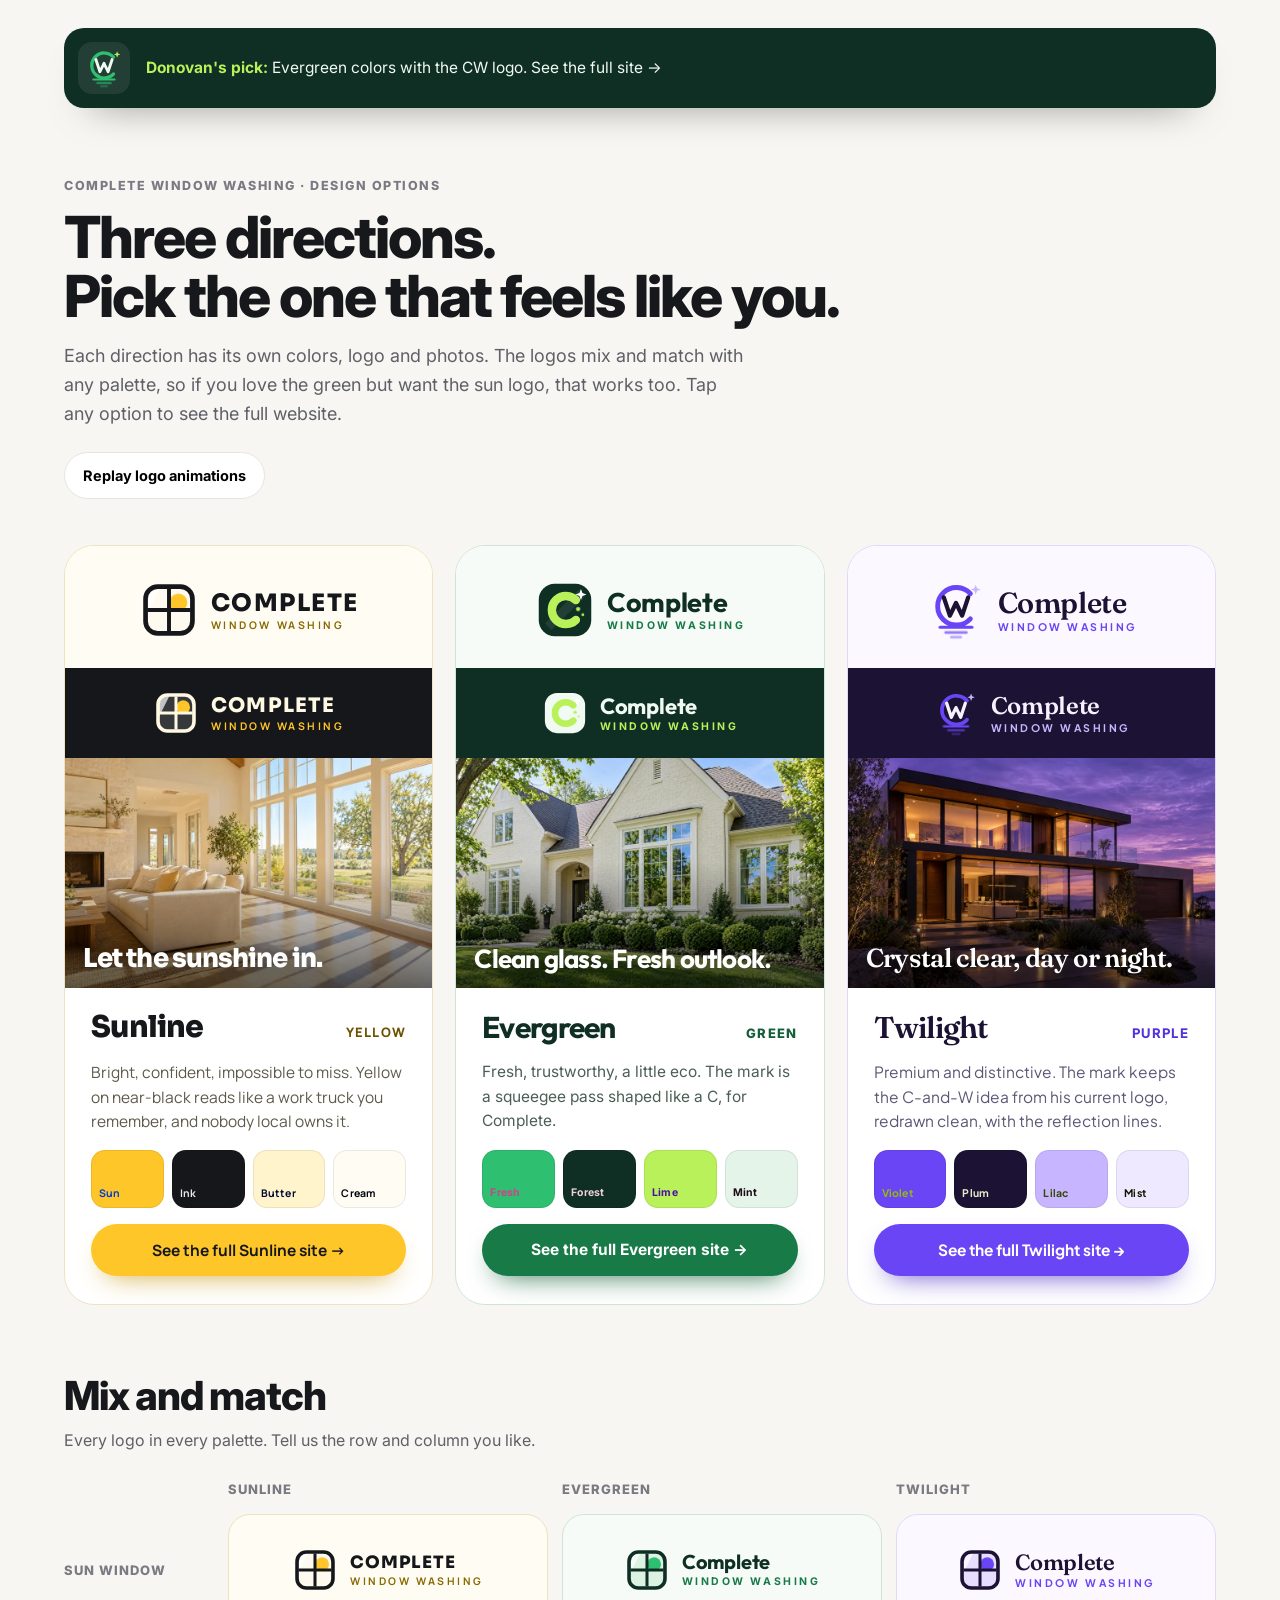
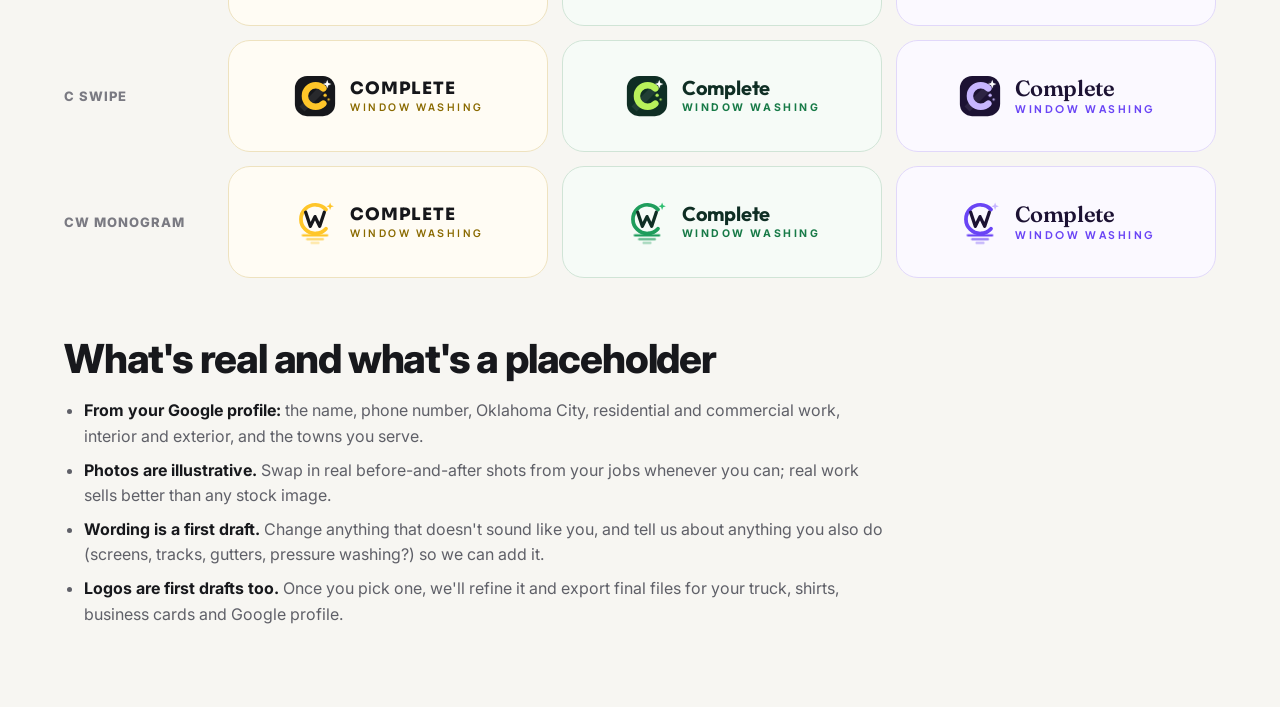
<file: index.html>
<!doctype html>
<html lang="en">
<head>
<meta charset="utf-8">
<meta name="viewport" content="width=device-width, initial-scale=1, viewport-fit=cover">
<meta name="robots" content="noindex, nofollow">
<meta name="theme-color" content="#17181c">
<title>Complete Window Washing | Pick a direction</title>
<meta name="description" content="Three website and logo directions for Complete Window Washing.">
<link rel="preconnect" href="https://fonts.googleapis.com"><link rel="preconnect" href="https://fonts.gstatic.com" crossorigin>
<link rel="stylesheet" href="https://fonts.googleapis.com/css2?family=Inter:wght@400;500;600;700;800&family=Manrope:wght@500;700;800&family=Sora:wght@600;700;800&family=Outfit:wght@500;600;700&family=Fraunces:ital,opsz,wght@0,9..144,500;0,9..144,600;1,9..144,500&family=Plus+Jakarta+Sans:wght@500;700;800&display=swap">
<link rel="icon" href="favicon.svg" type="image/svg+xml"><link rel="apple-touch-icon" href="brand/apple-touch-icon.png">
<link rel="stylesheet" href="styles.css">

<script>document.documentElement.classList.add('js')</script>
<script src="site.js" defer></script>
<style>
.chooser{--ink:#17181c;--muted:#5f6068;--line:#e6e4de;--surface:#f7f6f2;background:var(--surface);color:var(--ink);font-family:'Inter',system-ui,sans-serif}
.chooser .intro{padding:64px 0 28px}
.chooser .intro h1{font-family:'Inter',system-ui,sans-serif;font-weight:800;font-size:clamp(36px,5vw,58px);letter-spacing:-.035em;line-height:1.02;margin:10px 0 16px}
.chooser .intro p{color:var(--muted);font-size:18px;max-width:680px}
.chooser .tag{font-size:12.5px;font-weight:800;letter-spacing:.12em;text-transform:uppercase;color:#7a7a82}
.chooser .tools{display:flex;gap:12px;flex-wrap:wrap;margin-top:24px}
.chooser .tools button{font:inherit;font-weight:700;font-size:14.5px;border:1.5px solid var(--line);background:#fff;border-radius:999px;padding:11px 18px;cursor:pointer;transition:border-color .2s,transform .2s}
.chooser .tools button:hover{border-color:var(--ink);transform:translateY(-1px)}
.options{display:grid;grid-template-columns:repeat(3,1fr);gap:22px;padding:18px 0 40px}
.opt{background:var(--card);border-radius:30px;overflow:hidden;border:1px solid var(--line);display:flex;flex-direction:column;font-family:var(--f-body);color:var(--ink);transition:transform .35s cubic-bezier(.2,.8,.2,1),box-shadow .35s}
.opt:hover{transform:translateY(-6px);box-shadow:0 40px 70px -45px rgba(0,0,0,.45)}
.opt .logo-light{background:var(--surface);padding:34px 28px 28px;display:flex;justify-content:center}
.opt .logo-light .brand .mark{width:60px;height:60px}
.opt .logo-light .wm-1{font-size:27px}.opt.p-sunline .logo-light .wm-1{font-size:24px}.opt.p-twilight .logo-light .wm-1{font-size:29px}
.opt .logo-dark{background:var(--ink);padding:22px 28px;display:flex;justify-content:center}
.opt .thumb{position:relative;aspect-ratio:16/10;overflow:hidden}
.opt .thumb img{width:100%;height:100%;object-fit:cover;transition:transform 1s cubic-bezier(.2,.8,.2,1)}
.opt .thumb::after{content:"";position:absolute;inset:45% 0 0;background:linear-gradient(transparent,rgba(0,0,0,.62))}
.opt:hover .thumb img{transform:scale(1.05)}
.opt .thumb .hl{position:absolute;z-index:1;left:18px;right:18px;bottom:16px;font-family:var(--f-display);font-weight:var(--h-weight);font-size:26px;line-height:1.05;letter-spacing:var(--h-track);color:#fff;text-shadow:0 2px 18px rgba(0,0,0,.45)}
.opt .thumb .hl em{font-style:normal}
.opt .body{padding:24px 26px 28px;display:flex;flex-direction:column;gap:16px;flex:1}
.opt .name{display:flex;align-items:baseline;justify-content:space-between;gap:10px}
.opt .name h2{font-family:var(--f-display);font-size:30px;letter-spacing:var(--h-track)}
.opt .name span{font-size:13px;font-weight:800;letter-spacing:.1em;text-transform:uppercase;color:var(--eyebrow)}
.opt .pitch{color:var(--muted);font-size:15.5px}
.sw{display:grid;grid-template-columns:repeat(4,1fr);gap:8px}
.sw div{border-radius:14px;height:58px;position:relative;box-shadow:inset 0 0 0 1px rgba(0,0,0,.08)}
.sw small{position:absolute;left:8px;bottom:6px;font-size:10.5px;font-weight:700;letter-spacing:.02em;mix-blend-mode:difference;color:#fff}
.opt .btn{margin-top:auto;align-self:stretch}
.mix{padding:30px 0 20px}
.mix h2,.notes h2{font-family:'Inter',system-ui,sans-serif;font-weight:800;font-size:clamp(28px,3.4vw,40px);letter-spacing:-.03em}
.mix>p,.notes>p{color:var(--muted);margin-top:10px;max-width:640px}
.grid3{display:grid;grid-template-columns:150px repeat(3,1fr);gap:14px;margin-top:26px;align-items:stretch}
.grid3 .hd{font-size:13px;font-weight:800;letter-spacing:.08em;text-transform:uppercase;color:#7a7a82;display:flex;align-items:center}
.grid3 .cell{border-radius:22px;background:var(--surface);border:1px solid var(--line);padding:22px 16px;display:flex;justify-content:center;align-items:center;font-family:var(--f-body);min-height:112px}
.grid3 .cell .mark{width:46px;height:46px}
.grid3 .cell .wm-1{font-size:20px}.grid3 .cell.p-sunline .wm-1{font-size:17px}.grid3 .cell.p-twilight .wm-1{font-size:22px}
.grid3 .cell.dark{background:var(--ink)}
.notes{padding:40px 0 80px}
.pick{display:flex;align-items:center;gap:16px;margin-top:28px;padding:14px 20px 14px 14px;border-radius:20px;background:#0f2e24;color:#f0faf2;text-decoration:none;font-size:15.5px;box-shadow:0 20px 40px -28px rgba(0,0,0,.6);transition:transform .25s}
.pick:hover{transform:translateY(-2px)}
.pick strong{color:#b8f15a}
.pick-mark{display:grid;place-items:center;width:52px;height:52px;border-radius:14px;background:rgba(255,255,255,.08);flex:none;--l-ink:#f0faf2;--l-main:#2fbf71;--l-hi:#b8f15a}
.pick-mark .mark{width:40px;height:40px}
.notes ul{margin:18px 0 0;padding-left:20px;color:var(--muted);display:grid;gap:8px;max-width:820px}
.notes strong{color:var(--ink)}
@media (max-width:980px){.options{grid-template-columns:1fr}.grid3{grid-template-columns:1fr 1fr 1fr}.grid3 .hd.row{grid-column:1/-1;margin-top:8px}.grid3 .hd.col{display:none}}
@media (max-width:640px){.grid3{grid-template-columns:1fr}.grid3 .cell{min-height:96px}.opt .logo-light .wm-1{font-size:23px}}
</style>
</head>
<body class="chooser">
<main class="wrap">
<a class="pick" href="final.html"><span class="pick-mark"><svg class="mark mark-monogram" viewBox="0 0 64 64" aria-hidden="true" focusable="false">
<path class="arc" pathLength="100" d="M47.3 14.6A20 20 0 1 0 47.3 41.4" fill="none" style="stroke:var(--l-main)" stroke-width="5.2" stroke-linecap="round"/>
<path class="wline" pathLength="100" d="M19 18.5l6.5 19.5L32 24.5 38.5 38 45 18.5" fill="none" style="stroke:var(--l-ink)" stroke-width="4.6" stroke-linecap="round" stroke-linejoin="round"/>
<path class="ref r1" d="M15 50.5h34" style="stroke:var(--l-main)" stroke-width="3.2" stroke-linecap="round"/>
<path class="ref r2" d="M21 56h22" style="stroke:var(--l-main)" stroke-opacity=".7" stroke-width="3" stroke-linecap="round"/>
<path class="ref r3" d="M27 61h10" style="stroke:var(--l-main)" stroke-opacity=".45" stroke-width="2.8" stroke-linecap="round"/>
<path class="spark" d="M53 5l1.4 3.8 3.8 1.4-3.8 1.4L53 15.4l-1.4-3.8-3.8-1.4 3.8-1.4Z" style="fill:var(--l-hi)"/>
</svg></span><span><strong>Donovan's pick:</strong> Evergreen colors with the CW logo. See the full site →</span></a>
<section class="intro"><span class="tag">Complete Window Washing · Design options</span>
<h1>Three directions.<br>Pick the one that feels like you.</h1>
<p>Each direction has its own colors, logo and photos. The logos mix and match with any palette, so if you love the green but want the sun logo, that works too. Tap any option to see the full website.</p>
<div class="tools"><button type="button" data-replay="">Replay logo animations</button></div>
</section>
<section class="options" id="options"><article class="opt p-sunline">
<div class="logo-light"><a class="brand" href="sunline.html" aria-label="Open the Sunline site"><svg class="mark mark-sun" viewBox="0 0 64 64" aria-hidden="true" focusable="false">
<defs><clipPath id="gsunlinec"><rect x="7" y="7" width="50" height="50" rx="13"/></clipPath></defs>
<g clip-path="url(#gsunlinec)"><rect x="7" y="7" width="50" height="50" style="fill:var(--l-soft)"/>
<circle class="sun" cx="42" cy="24" r="9.5" style="fill:var(--l-main)"/>
<path class="gleam" d="M-14 64 18 0h9L-5 64Z" fill="#fff" opacity=".7"/></g>
<rect x="7" y="7" width="50" height="50" rx="13" fill="none" style="stroke:var(--l-ink)" stroke-width="5"/>
<path d="M32 9v46M9 32h46" style="stroke:var(--l-ink)" stroke-width="4.2" fill="none"/>
</svg><span class="wm"><span class="wm-1">Complete</span><span class="wm-2">Window Washing</span></span></a></div>
<div class="logo-dark on-dark"><a class="brand" href="sunline.html" aria-label="Open the Sunline site"><svg class="mark mark-sun" viewBox="0 0 64 64" aria-hidden="true" focusable="false">
<defs><clipPath id="gsunlined"><rect x="7" y="7" width="50" height="50" rx="13"/></clipPath></defs>
<g clip-path="url(#gsunlined)"><rect x="7" y="7" width="50" height="50" style="fill:var(--l-soft)"/>
<circle class="sun" cx="42" cy="24" r="9.5" style="fill:var(--l-main)"/>
<path class="gleam" d="M-14 64 18 0h9L-5 64Z" fill="#fff" opacity=".7"/></g>
<rect x="7" y="7" width="50" height="50" rx="13" fill="none" style="stroke:var(--l-ink)" stroke-width="5"/>
<path d="M32 9v46M9 32h46" style="stroke:var(--l-ink)" stroke-width="4.2" fill="none"/>
</svg><span class="wm"><span class="wm-1">Complete</span><span class="wm-2">Window Washing</span></span></a></div>
<div class="thumb"><img src="assets/hero-yellow-900.webp" width="900" height="672" loading="lazy" alt="Sunlit living room with spotless floor-to-ceiling windows"><div class="hl">Let the <em>sunshine</em> in.</div></div>
<div class="body"><div class="name"><h2>Sunline</h2><span>Yellow</span></div>
<p class="pitch">Bright, confident, impossible to miss. Yellow on near-black reads like a work truck you remember, and nobody local owns it.</p><div class="sw"><div style="background:#FFC629"><small>Sun</small></div><div style="background:#16171B"><small>Ink</small></div><div style="background:#FFF4CC"><small>Butter</small></div><div style="background:#FFFCF4"><small>Cream</small></div></div>
<a class="btn btn-primary" href="sunline.html">See the full Sunline site →</a></div>
</article><article class="opt p-evergreen">
<div class="logo-light"><a class="brand" href="evergreen.html" aria-label="Open the Evergreen site"><svg class="mark mark-swipe" viewBox="0 0 64 64" aria-hidden="true" focusable="false">
<rect x="4" y="4" width="56" height="56" rx="17" style="fill:var(--l-ink)"/>
<path d="M14 50 50 14" stroke="#fff" stroke-opacity=".08" stroke-width="10"/>
<path class="swipe" pathLength="100" d="M43.6 21.4A15 15 0 1 0 43.6 42.6" fill="none" style="stroke:var(--l-hi)" stroke-width="9" stroke-linecap="round"/>
<circle class="drop d1" cx="46" cy="31" r="2.3" style="fill:var(--l-hi)"/>
<circle class="drop d2" cx="51" cy="37" r="1.5" style="fill:var(--l-hi)"/>
<path class="spark" d="M49 9.5l1.6 4.3 4.3 1.6-4.3 1.6L49 21.3l-1.6-4.3-4.3-1.6 4.3-1.6Z" style="fill:var(--l-spark)"/>
</svg><span class="wm"><span class="wm-1">Complete</span><span class="wm-2">Window Washing</span></span></a></div>
<div class="logo-dark on-dark"><a class="brand" href="evergreen.html" aria-label="Open the Evergreen site"><svg class="mark mark-swipe" viewBox="0 0 64 64" aria-hidden="true" focusable="false">
<rect x="4" y="4" width="56" height="56" rx="17" style="fill:var(--l-ink)"/>
<path d="M14 50 50 14" stroke="#fff" stroke-opacity=".08" stroke-width="10"/>
<path class="swipe" pathLength="100" d="M43.6 21.4A15 15 0 1 0 43.6 42.6" fill="none" style="stroke:var(--l-hi)" stroke-width="9" stroke-linecap="round"/>
<circle class="drop d1" cx="46" cy="31" r="2.3" style="fill:var(--l-hi)"/>
<circle class="drop d2" cx="51" cy="37" r="1.5" style="fill:var(--l-hi)"/>
<path class="spark" d="M49 9.5l1.6 4.3 4.3 1.6-4.3 1.6L49 21.3l-1.6-4.3-4.3-1.6 4.3-1.6Z" style="fill:var(--l-spark)"/>
</svg><span class="wm"><span class="wm-1">Complete</span><span class="wm-2">Window Washing</span></span></a></div>
<div class="thumb"><img src="assets/hero-green-900.webp" width="900" height="672" loading="lazy" alt="Cream brick home with sparkling windows reflecting green trees"><div class="hl">Clean glass. <em>Fresh</em> outlook.</div></div>
<div class="body"><div class="name"><h2>Evergreen</h2><span>Green</span></div>
<p class="pitch">Fresh, trustworthy, a little eco. The mark is a squeegee pass shaped like a C, for Complete.</p><div class="sw"><div style="background:#2FBF71"><small>Fresh</small></div><div style="background:#0F2E24"><small>Forest</small></div><div style="background:#B8F15A"><small>Lime</small></div><div style="background:#E4F4E9"><small>Mint</small></div></div>
<a class="btn btn-primary" href="evergreen.html">See the full Evergreen site →</a></div>
</article><article class="opt p-twilight">
<div class="logo-light"><a class="brand" href="twilight.html" aria-label="Open the Twilight site"><svg class="mark mark-monogram" viewBox="0 0 64 64" aria-hidden="true" focusable="false">
<path class="arc" pathLength="100" d="M47.3 14.6A20 20 0 1 0 47.3 41.4" fill="none" style="stroke:var(--l-main)" stroke-width="5.2" stroke-linecap="round"/>
<path class="wline" pathLength="100" d="M19 18.5l6.5 19.5L32 24.5 38.5 38 45 18.5" fill="none" style="stroke:var(--l-ink)" stroke-width="4.6" stroke-linecap="round" stroke-linejoin="round"/>
<path class="ref r1" d="M15 50.5h34" style="stroke:var(--l-main)" stroke-width="3.2" stroke-linecap="round"/>
<path class="ref r2" d="M21 56h22" style="stroke:var(--l-main)" stroke-opacity=".7" stroke-width="3" stroke-linecap="round"/>
<path class="ref r3" d="M27 61h10" style="stroke:var(--l-main)" stroke-opacity=".45" stroke-width="2.8" stroke-linecap="round"/>
<path class="spark" d="M53 5l1.4 3.8 3.8 1.4-3.8 1.4L53 15.4l-1.4-3.8-3.8-1.4 3.8-1.4Z" style="fill:var(--l-hi)"/>
</svg><span class="wm"><span class="wm-1">Complete</span><span class="wm-2">Window Washing</span></span></a></div>
<div class="logo-dark on-dark"><a class="brand" href="twilight.html" aria-label="Open the Twilight site"><svg class="mark mark-monogram" viewBox="0 0 64 64" aria-hidden="true" focusable="false">
<path class="arc" pathLength="100" d="M47.3 14.6A20 20 0 1 0 47.3 41.4" fill="none" style="stroke:var(--l-main)" stroke-width="5.2" stroke-linecap="round"/>
<path class="wline" pathLength="100" d="M19 18.5l6.5 19.5L32 24.5 38.5 38 45 18.5" fill="none" style="stroke:var(--l-ink)" stroke-width="4.6" stroke-linecap="round" stroke-linejoin="round"/>
<path class="ref r1" d="M15 50.5h34" style="stroke:var(--l-main)" stroke-width="3.2" stroke-linecap="round"/>
<path class="ref r2" d="M21 56h22" style="stroke:var(--l-main)" stroke-opacity=".7" stroke-width="3" stroke-linecap="round"/>
<path class="ref r3" d="M27 61h10" style="stroke:var(--l-main)" stroke-opacity=".45" stroke-width="2.8" stroke-linecap="round"/>
<path class="spark" d="M53 5l1.4 3.8 3.8 1.4-3.8 1.4L53 15.4l-1.4-3.8-3.8-1.4 3.8-1.4Z" style="fill:var(--l-hi)"/>
</svg><span class="wm"><span class="wm-1">Complete</span><span class="wm-2">Window Washing</span></span></a></div>
<div class="thumb"><img src="assets/hero-purple-900.webp" width="900" height="672" loading="lazy" alt="Modern home at twilight with clean, glowing floor-to-ceiling windows"><div class="hl">Crystal clear, <em>day or night.</em></div></div>
<div class="body"><div class="name"><h2>Twilight</h2><span>Purple</span></div>
<p class="pitch">Premium and distinctive. The mark keeps the C-and-W idea from his current logo, redrawn clean, with the reflection lines.</p><div class="sw"><div style="background:#6A45F5"><small>Violet</small></div><div style="background:#1C1233"><small>Plum</small></div><div style="background:#C7B6FF"><small>Lilac</small></div><div style="background:#EFE9FF"><small>Mist</small></div></div>
<a class="btn btn-primary" href="twilight.html">See the full Twilight site →</a></div>
</article></section>
<section class="mix" id="mix"><h2>Mix and match</h2><p>Every logo in every palette. Tell us the row and column you like.</p>
<div class="grid3"><div class="hd col"></div><div class="hd col">Sunline</div><div class="hd col">Evergreen</div><div class="hd col">Twilight</div><div class="hd row">Sun window</div><div class="cell p-sunline"><a class="brand" href="sunline.html" aria-label="Sun window logo in Sunline"><svg class="mark mark-sun" viewBox="0 0 64 64" aria-hidden="true" focusable="false">
<defs><clipPath id="gxsunsunline"><rect x="7" y="7" width="50" height="50" rx="13"/></clipPath></defs>
<g clip-path="url(#gxsunsunline)"><rect x="7" y="7" width="50" height="50" style="fill:var(--l-soft)"/>
<circle class="sun" cx="42" cy="24" r="9.5" style="fill:var(--l-main)"/>
<path class="gleam" d="M-14 64 18 0h9L-5 64Z" fill="#fff" opacity=".7"/></g>
<rect x="7" y="7" width="50" height="50" rx="13" fill="none" style="stroke:var(--l-ink)" stroke-width="5"/>
<path d="M32 9v46M9 32h46" style="stroke:var(--l-ink)" stroke-width="4.2" fill="none"/>
</svg><span class="wm"><span class="wm-1">Complete</span><span class="wm-2">Window Washing</span></span></a></div><div class="cell p-evergreen"><a class="brand" href="evergreen.html" aria-label="Sun window logo in Evergreen"><svg class="mark mark-sun" viewBox="0 0 64 64" aria-hidden="true" focusable="false">
<defs><clipPath id="gxsunevergreen"><rect x="7" y="7" width="50" height="50" rx="13"/></clipPath></defs>
<g clip-path="url(#gxsunevergreen)"><rect x="7" y="7" width="50" height="50" style="fill:var(--l-soft)"/>
<circle class="sun" cx="42" cy="24" r="9.5" style="fill:var(--l-main)"/>
<path class="gleam" d="M-14 64 18 0h9L-5 64Z" fill="#fff" opacity=".7"/></g>
<rect x="7" y="7" width="50" height="50" rx="13" fill="none" style="stroke:var(--l-ink)" stroke-width="5"/>
<path d="M32 9v46M9 32h46" style="stroke:var(--l-ink)" stroke-width="4.2" fill="none"/>
</svg><span class="wm"><span class="wm-1">Complete</span><span class="wm-2">Window Washing</span></span></a></div><div class="cell p-twilight"><a class="brand" href="twilight.html" aria-label="Sun window logo in Twilight"><svg class="mark mark-sun" viewBox="0 0 64 64" aria-hidden="true" focusable="false">
<defs><clipPath id="gxsuntwilight"><rect x="7" y="7" width="50" height="50" rx="13"/></clipPath></defs>
<g clip-path="url(#gxsuntwilight)"><rect x="7" y="7" width="50" height="50" style="fill:var(--l-soft)"/>
<circle class="sun" cx="42" cy="24" r="9.5" style="fill:var(--l-main)"/>
<path class="gleam" d="M-14 64 18 0h9L-5 64Z" fill="#fff" opacity=".7"/></g>
<rect x="7" y="7" width="50" height="50" rx="13" fill="none" style="stroke:var(--l-ink)" stroke-width="5"/>
<path d="M32 9v46M9 32h46" style="stroke:var(--l-ink)" stroke-width="4.2" fill="none"/>
</svg><span class="wm"><span class="wm-1">Complete</span><span class="wm-2">Window Washing</span></span></a></div><div class="hd row">C swipe</div><div class="cell p-sunline"><a class="brand" href="sunline.html" aria-label="C swipe logo in Sunline"><svg class="mark mark-swipe" viewBox="0 0 64 64" aria-hidden="true" focusable="false">
<rect x="4" y="4" width="56" height="56" rx="17" style="fill:var(--l-ink)"/>
<path d="M14 50 50 14" stroke="#fff" stroke-opacity=".08" stroke-width="10"/>
<path class="swipe" pathLength="100" d="M43.6 21.4A15 15 0 1 0 43.6 42.6" fill="none" style="stroke:var(--l-hi)" stroke-width="9" stroke-linecap="round"/>
<circle class="drop d1" cx="46" cy="31" r="2.3" style="fill:var(--l-hi)"/>
<circle class="drop d2" cx="51" cy="37" r="1.5" style="fill:var(--l-hi)"/>
<path class="spark" d="M49 9.5l1.6 4.3 4.3 1.6-4.3 1.6L49 21.3l-1.6-4.3-4.3-1.6 4.3-1.6Z" style="fill:var(--l-spark)"/>
</svg><span class="wm"><span class="wm-1">Complete</span><span class="wm-2">Window Washing</span></span></a></div><div class="cell p-evergreen"><a class="brand" href="evergreen.html" aria-label="C swipe logo in Evergreen"><svg class="mark mark-swipe" viewBox="0 0 64 64" aria-hidden="true" focusable="false">
<rect x="4" y="4" width="56" height="56" rx="17" style="fill:var(--l-ink)"/>
<path d="M14 50 50 14" stroke="#fff" stroke-opacity=".08" stroke-width="10"/>
<path class="swipe" pathLength="100" d="M43.6 21.4A15 15 0 1 0 43.6 42.6" fill="none" style="stroke:var(--l-hi)" stroke-width="9" stroke-linecap="round"/>
<circle class="drop d1" cx="46" cy="31" r="2.3" style="fill:var(--l-hi)"/>
<circle class="drop d2" cx="51" cy="37" r="1.5" style="fill:var(--l-hi)"/>
<path class="spark" d="M49 9.5l1.6 4.3 4.3 1.6-4.3 1.6L49 21.3l-1.6-4.3-4.3-1.6 4.3-1.6Z" style="fill:var(--l-spark)"/>
</svg><span class="wm"><span class="wm-1">Complete</span><span class="wm-2">Window Washing</span></span></a></div><div class="cell p-twilight"><a class="brand" href="twilight.html" aria-label="C swipe logo in Twilight"><svg class="mark mark-swipe" viewBox="0 0 64 64" aria-hidden="true" focusable="false">
<rect x="4" y="4" width="56" height="56" rx="17" style="fill:var(--l-ink)"/>
<path d="M14 50 50 14" stroke="#fff" stroke-opacity=".08" stroke-width="10"/>
<path class="swipe" pathLength="100" d="M43.6 21.4A15 15 0 1 0 43.6 42.6" fill="none" style="stroke:var(--l-hi)" stroke-width="9" stroke-linecap="round"/>
<circle class="drop d1" cx="46" cy="31" r="2.3" style="fill:var(--l-hi)"/>
<circle class="drop d2" cx="51" cy="37" r="1.5" style="fill:var(--l-hi)"/>
<path class="spark" d="M49 9.5l1.6 4.3 4.3 1.6-4.3 1.6L49 21.3l-1.6-4.3-4.3-1.6 4.3-1.6Z" style="fill:var(--l-spark)"/>
</svg><span class="wm"><span class="wm-1">Complete</span><span class="wm-2">Window Washing</span></span></a></div><div class="hd row">CW monogram</div><div class="cell p-sunline"><a class="brand" href="sunline.html" aria-label="CW monogram logo in Sunline"><svg class="mark mark-monogram" viewBox="0 0 64 64" aria-hidden="true" focusable="false">
<path class="arc" pathLength="100" d="M47.3 14.6A20 20 0 1 0 47.3 41.4" fill="none" style="stroke:var(--l-main)" stroke-width="5.2" stroke-linecap="round"/>
<path class="wline" pathLength="100" d="M19 18.5l6.5 19.5L32 24.5 38.5 38 45 18.5" fill="none" style="stroke:var(--l-ink)" stroke-width="4.6" stroke-linecap="round" stroke-linejoin="round"/>
<path class="ref r1" d="M15 50.5h34" style="stroke:var(--l-main)" stroke-width="3.2" stroke-linecap="round"/>
<path class="ref r2" d="M21 56h22" style="stroke:var(--l-main)" stroke-opacity=".7" stroke-width="3" stroke-linecap="round"/>
<path class="ref r3" d="M27 61h10" style="stroke:var(--l-main)" stroke-opacity=".45" stroke-width="2.8" stroke-linecap="round"/>
<path class="spark" d="M53 5l1.4 3.8 3.8 1.4-3.8 1.4L53 15.4l-1.4-3.8-3.8-1.4 3.8-1.4Z" style="fill:var(--l-hi)"/>
</svg><span class="wm"><span class="wm-1">Complete</span><span class="wm-2">Window Washing</span></span></a></div><div class="cell p-evergreen"><a class="brand" href="evergreen.html" aria-label="CW monogram logo in Evergreen"><svg class="mark mark-monogram" viewBox="0 0 64 64" aria-hidden="true" focusable="false">
<path class="arc" pathLength="100" d="M47.3 14.6A20 20 0 1 0 47.3 41.4" fill="none" style="stroke:var(--l-main)" stroke-width="5.2" stroke-linecap="round"/>
<path class="wline" pathLength="100" d="M19 18.5l6.5 19.5L32 24.5 38.5 38 45 18.5" fill="none" style="stroke:var(--l-ink)" stroke-width="4.6" stroke-linecap="round" stroke-linejoin="round"/>
<path class="ref r1" d="M15 50.5h34" style="stroke:var(--l-main)" stroke-width="3.2" stroke-linecap="round"/>
<path class="ref r2" d="M21 56h22" style="stroke:var(--l-main)" stroke-opacity=".7" stroke-width="3" stroke-linecap="round"/>
<path class="ref r3" d="M27 61h10" style="stroke:var(--l-main)" stroke-opacity=".45" stroke-width="2.8" stroke-linecap="round"/>
<path class="spark" d="M53 5l1.4 3.8 3.8 1.4-3.8 1.4L53 15.4l-1.4-3.8-3.8-1.4 3.8-1.4Z" style="fill:var(--l-hi)"/>
</svg><span class="wm"><span class="wm-1">Complete</span><span class="wm-2">Window Washing</span></span></a></div><div class="cell p-twilight"><a class="brand" href="twilight.html" aria-label="CW monogram logo in Twilight"><svg class="mark mark-monogram" viewBox="0 0 64 64" aria-hidden="true" focusable="false">
<path class="arc" pathLength="100" d="M47.3 14.6A20 20 0 1 0 47.3 41.4" fill="none" style="stroke:var(--l-main)" stroke-width="5.2" stroke-linecap="round"/>
<path class="wline" pathLength="100" d="M19 18.5l6.5 19.5L32 24.5 38.5 38 45 18.5" fill="none" style="stroke:var(--l-ink)" stroke-width="4.6" stroke-linecap="round" stroke-linejoin="round"/>
<path class="ref r1" d="M15 50.5h34" style="stroke:var(--l-main)" stroke-width="3.2" stroke-linecap="round"/>
<path class="ref r2" d="M21 56h22" style="stroke:var(--l-main)" stroke-opacity=".7" stroke-width="3" stroke-linecap="round"/>
<path class="ref r3" d="M27 61h10" style="stroke:var(--l-main)" stroke-opacity=".45" stroke-width="2.8" stroke-linecap="round"/>
<path class="spark" d="M53 5l1.4 3.8 3.8 1.4-3.8 1.4L53 15.4l-1.4-3.8-3.8-1.4 3.8-1.4Z" style="fill:var(--l-hi)"/>
</svg><span class="wm"><span class="wm-1">Complete</span><span class="wm-2">Window Washing</span></span></a></div></div></section>
<section class="notes"><h2>What's real and what's a placeholder</h2>
<ul>
<li><strong>From your Google profile:</strong> the name, phone number, Oklahoma City, residential and commercial work, interior and exterior, and the towns you serve.</li>
<li><strong>Photos are illustrative.</strong> Swap in real before-and-after shots from your jobs whenever you can; real work sells better than any stock image.</li>
<li><strong>Wording is a first draft.</strong> Change anything that doesn't sound like you, and tell us about anything you also do (screens, tracks, gutters, pressure washing?) so we can add it.</li>
<li><strong>Logos are first drafts too.</strong> Once you pick one, we'll refine it and export final files for your truck, shirts, business cards and Google profile.</li>
</ul></section>
</main>
</body>
</html>
</file>
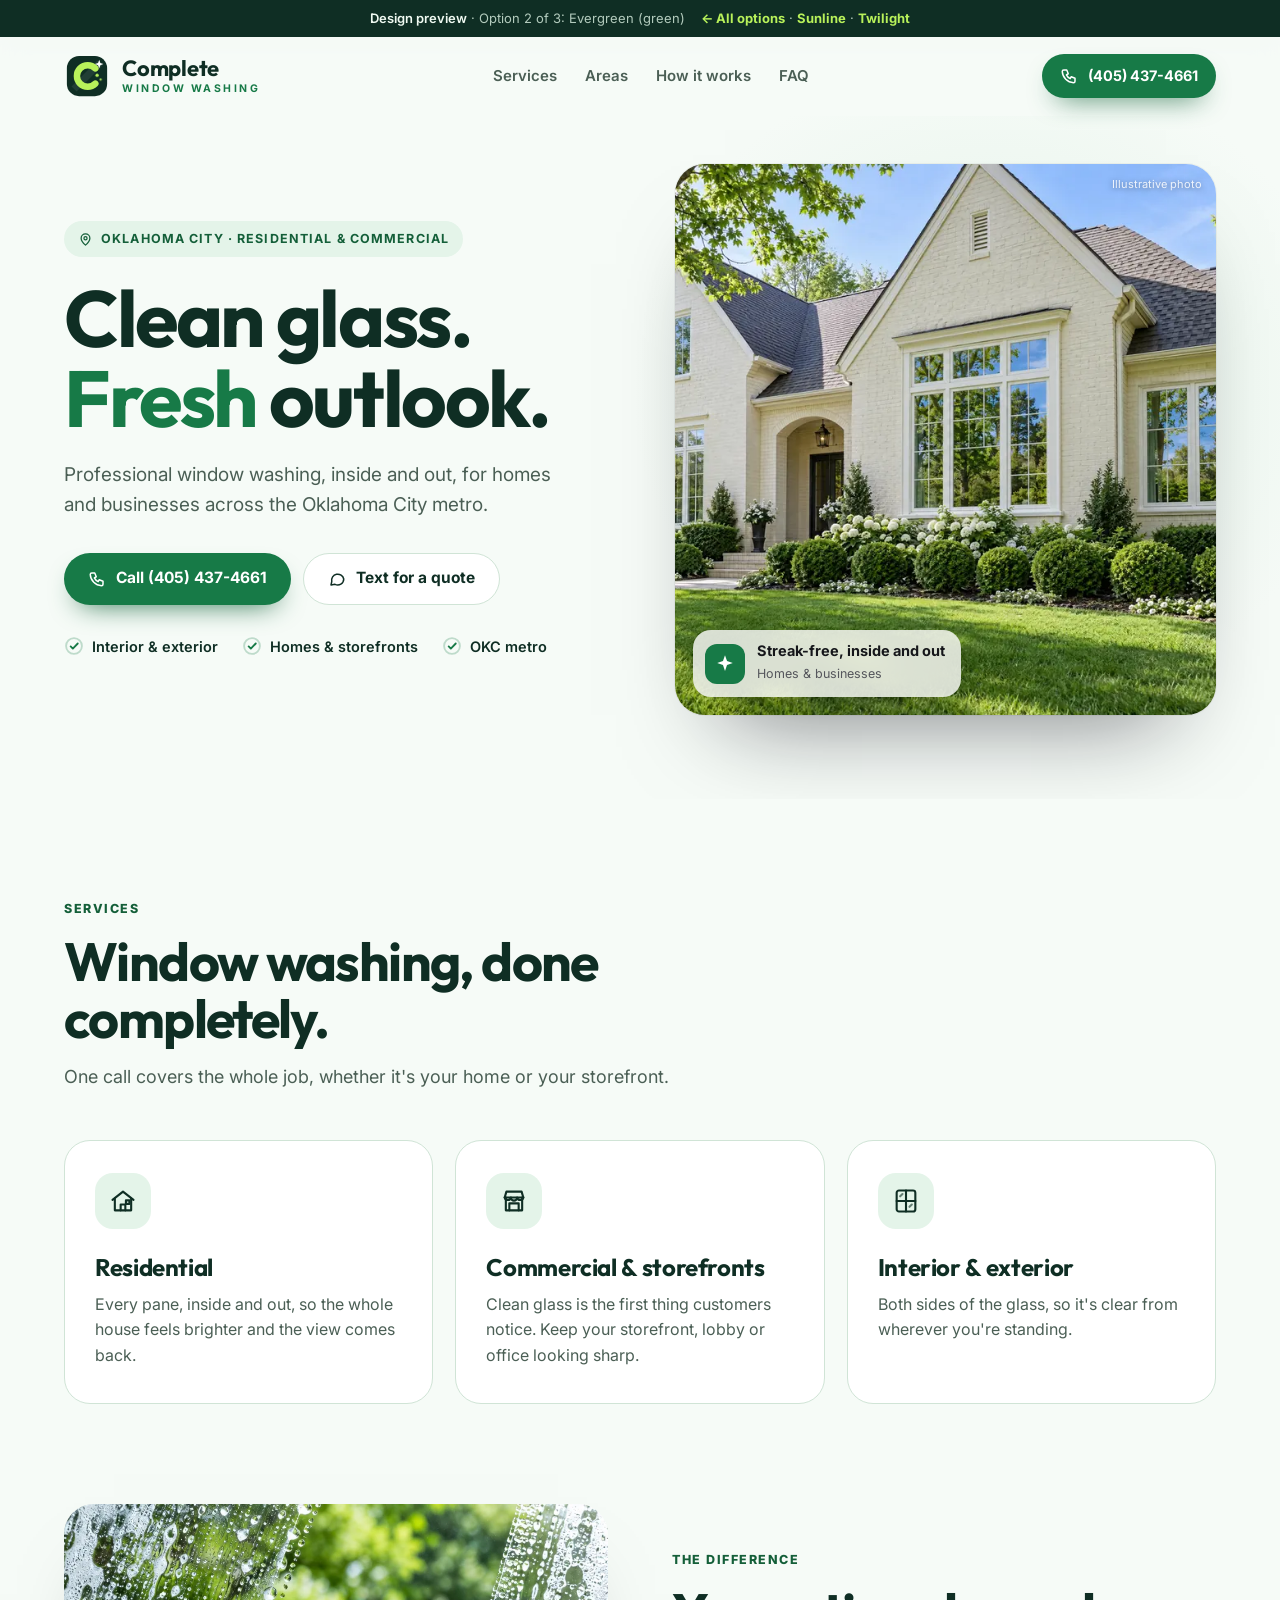
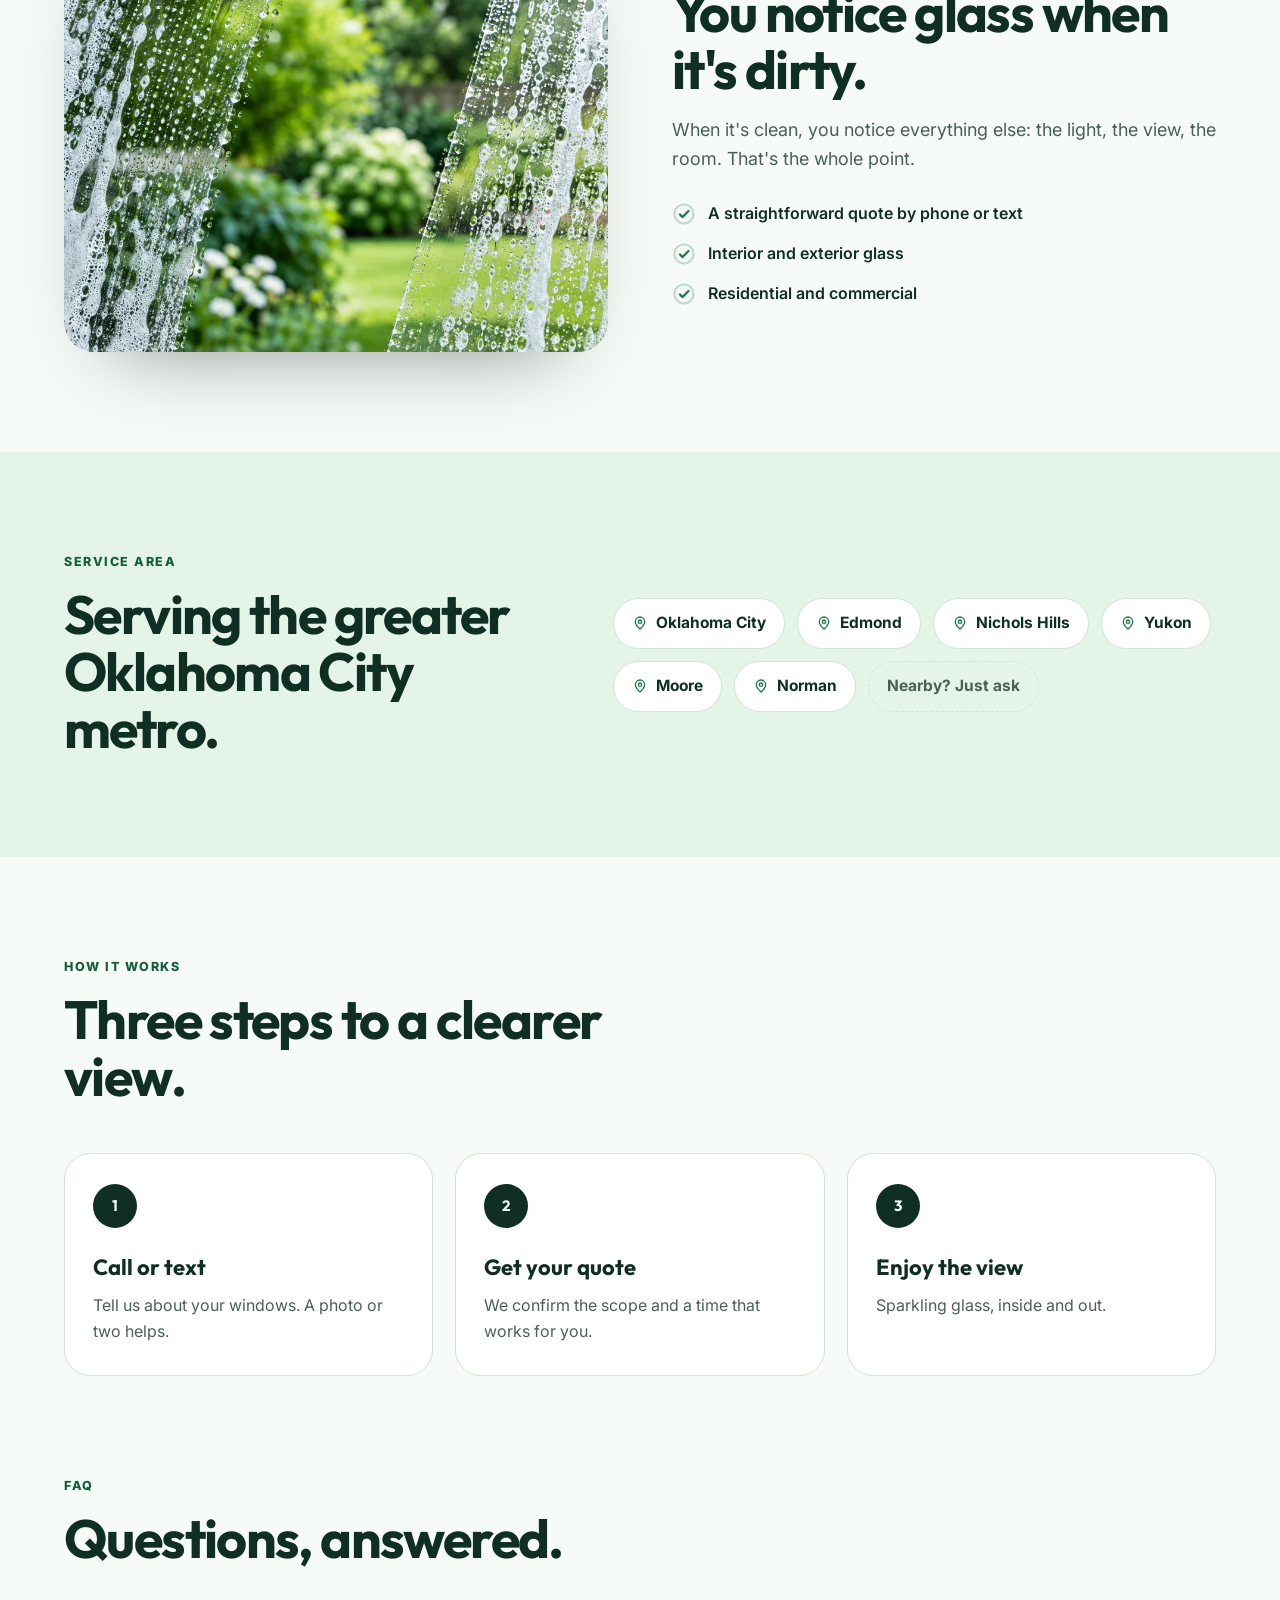
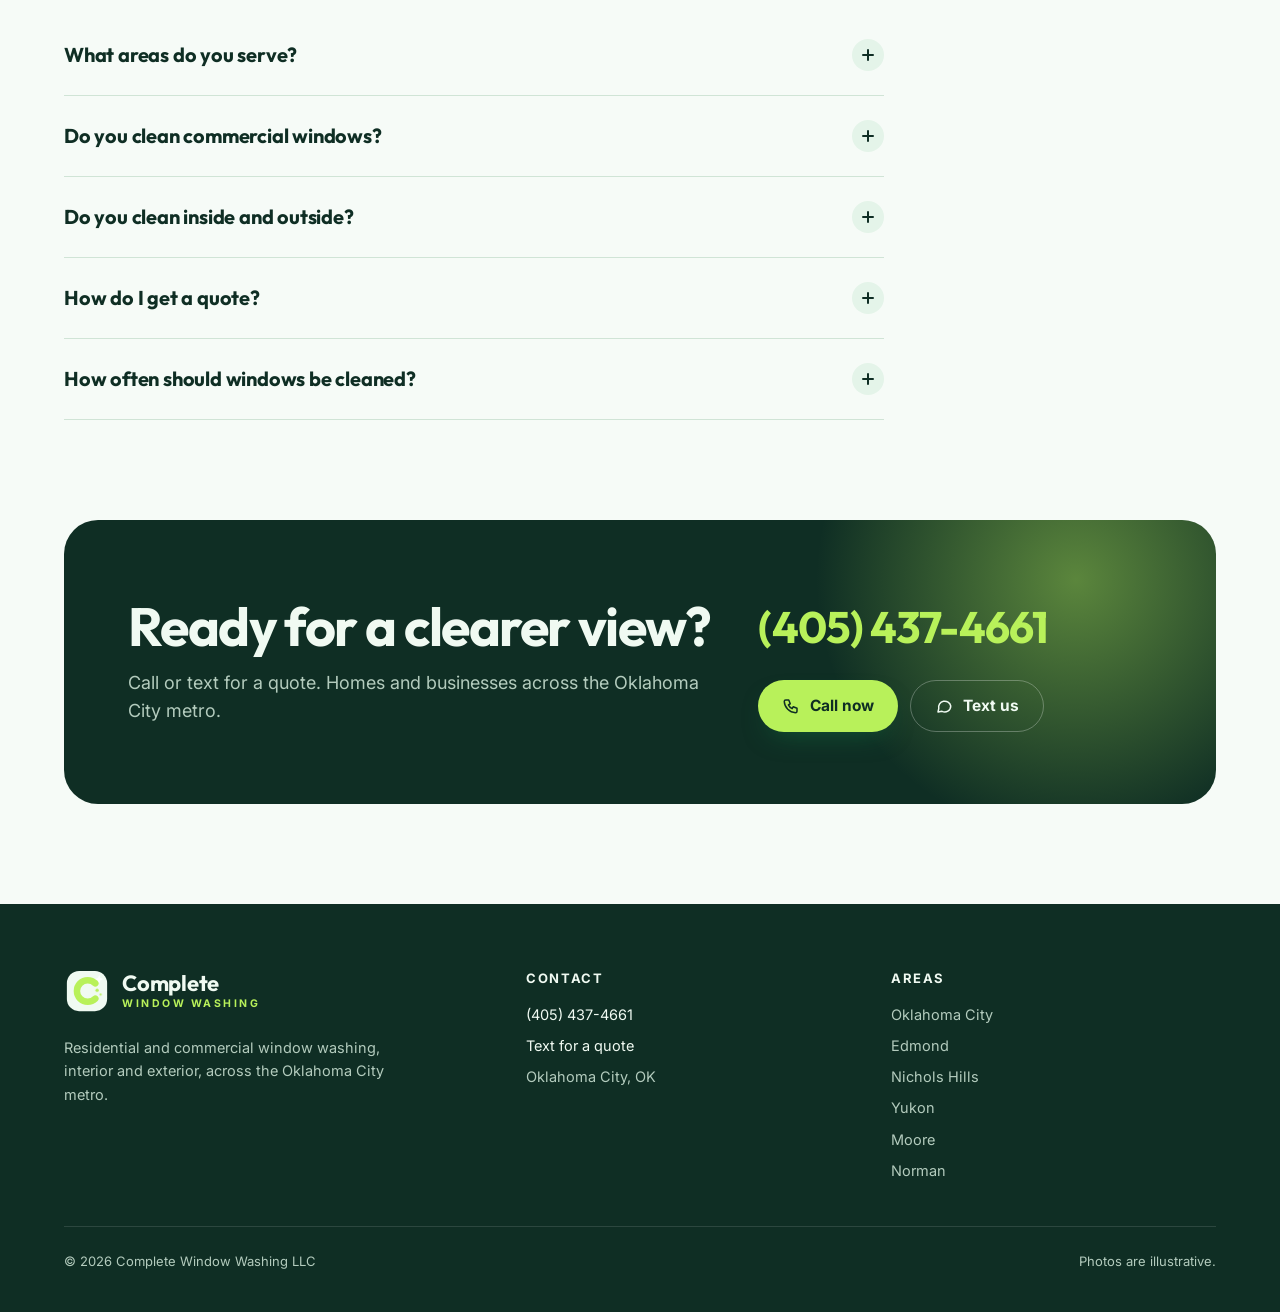
<file: evergreen.html>
<!doctype html>
<html lang="en">
<head>
<meta charset="utf-8">
<meta name="viewport" content="width=device-width, initial-scale=1, viewport-fit=cover">
<meta name="robots" content="noindex, nofollow">
<meta name="theme-color" content="#0f2e24">
<title>Complete Window Washing | Window Cleaning in Oklahoma City</title>
<meta name="description" content="Residential and commercial window washing, inside and out, across the Oklahoma City metro. Call or text (405) 437-4661.">
<link rel="preconnect" href="https://fonts.googleapis.com"><link rel="preconnect" href="https://fonts.gstatic.com" crossorigin>
<link rel="stylesheet" href="https://fonts.googleapis.com/css2?family=Inter:wght@400;500;600;700;800&family=Outfit:wght@500;600;700&display=swap">
<link rel="stylesheet" href="styles.css">
<link rel="preload" as="image" href="assets/hero-green-900.webp" fetchpriority="high">
<script>document.documentElement.classList.add('js')</script>
<script src="site.js" defer></script>
<script type="application/ld+json">{"@context": "https://schema.org", "@type": "HomeAndConstructionBusiness", "name": "Complete Window Washing", "description": "Residential and commercial window cleaning in the Oklahoma City metro: interior and exterior window washing.", "telephone": "+1-405-437-4661", "address": {"@type": "PostalAddress", "addressLocality": "Oklahoma City", "addressRegion": "OK", "addressCountry": "US"}, "areaServed": [{"@type": "City", "name": "Oklahoma City"}, {"@type": "City", "name": "Edmond"}, {"@type": "City", "name": "Nichols Hills"}, {"@type": "City", "name": "Yukon"}, {"@type": "City", "name": "Moore"}, {"@type": "City", "name": "Norman"}], "knowsAbout": ["Window cleaning", "Residential window washing", "Commercial window washing"]}</script>
<script type="application/ld+json">{"@context": "https://schema.org", "@type": "FAQPage", "mainEntity": [{"@type": "Question", "name": "What areas do you serve?", "acceptedAnswer": {"@type": "Answer", "text": "The greater Oklahoma City metro, including Edmond, Nichols Hills, Yukon, Moore and Norman. If you're nearby and don't see your town, call or text and ask."}}, {"@type": "Question", "name": "Do you clean commercial windows?", "acceptedAnswer": {"@type": "Answer", "text": "Yes. Complete Window Washing works with homes and businesses, including storefronts and offices."}}, {"@type": "Question", "name": "Do you clean inside and outside?", "acceptedAnswer": {"@type": "Answer", "text": "Yes. Interior and exterior window washing are both available, so the glass is clear from both sides."}}, {"@type": "Question", "name": "How do I get a quote?", "acceptedAnswer": {"@type": "Answer", "text": "Call or text (405) 437-4661. A photo or two of your windows helps us give you an accurate quote."}}, {"@type": "Question", "name": "How often should windows be cleaned?", "acceptedAnswer": {"@type": "Answer", "text": "Many homeowners book a cleaning once or twice a year, often in spring and fall. Storefront glass usually looks best on a more frequent schedule."}}]}</script>
</head>
<body class="p-evergreen">
<a class="skip" href="#main">Skip to content</a>
<div class="preview-bar"><span><strong>Design preview</strong> · Option 2 of 3: Evergreen (green)</span><span><a href="index.html">← All options</a> · <a href="sunline.html">Sunline</a> · <a href="twilight.html">Twilight</a></span></div>
<header class="top"><div class="wrap">
<a class="brand" href="#top" aria-label="Complete Window Washing home"><svg class="mark mark-swipe" viewBox="0 0 64 64" aria-hidden="true" focusable="false">
<rect x="4" y="4" width="56" height="56" rx="17" style="fill:var(--l-ink)"/>
<path d="M14 50 50 14" stroke="#fff" stroke-opacity=".08" stroke-width="10"/>
<path class="swipe" pathLength="100" d="M43.6 21.4A15 15 0 1 0 43.6 42.6" fill="none" style="stroke:var(--l-hi)" stroke-width="9" stroke-linecap="round"/>
<circle class="drop d1" cx="46" cy="31" r="2.3" style="fill:var(--l-hi)"/>
<circle class="drop d2" cx="51" cy="37" r="1.5" style="fill:var(--l-hi)"/>
<path class="spark" d="M49 9.5l1.6 4.3 4.3 1.6-4.3 1.6L49 21.3l-1.6-4.3-4.3-1.6 4.3-1.6Z" style="fill:var(--l-spark)"/>
</svg><span class="wm"><span class="wm-1">Complete</span><span class="wm-2">Window Washing</span></span></a>
<nav class="main-nav" aria-label="Main"><a href="#services">Services</a><a href="#areas">Areas</a><a href="#how">How it works</a><a href="#faq">FAQ</a></nav>
<a class="btn btn-primary btn-sm" href="tel:+14054374661"><svg viewBox="0 0 24 24" fill="none" stroke="currentColor" stroke-width="2" stroke-linecap="round" stroke-linejoin="round" aria-hidden="true"><path d="M5 4h4l2 5-2.5 1.5a11 11 0 0 0 5 5L15 13l5 2v4a2 2 0 0 1-2 2A16 16 0 0 1 3 6a2 2 0 0 1 2-2"/></svg>(405) 437-4661</a>
</div></header>
<main id="main">
<section class="hero" id="top"><div class="wrap">
<div class="hero-copy">
<span class="eyebrow reveal"><svg viewBox="0 0 24 24" fill="none" stroke="currentColor" stroke-width="2" stroke-linecap="round" stroke-linejoin="round" aria-hidden="true"><path d="M19 10c0 5-7 11-7 11S5 15 5 10a7 7 0 1 1 14 0Z"/><circle cx="12" cy="10" r="2.5"/></svg><span><span class="long">Oklahoma City</span><span class="short">OKC</span> · Residential &amp; commercial</span></span>
<h1 class="reveal d1">Clean glass. <em>Fresh</em> outlook.</h1>
<p class="lede reveal d2">Professional window washing, inside and out, for homes and businesses across the Oklahoma City metro.</p>
<div class="cta-row reveal d2"><a class="btn btn-primary" href="tel:+14054374661"><svg viewBox="0 0 24 24" fill="none" stroke="currentColor" stroke-width="2" stroke-linecap="round" stroke-linejoin="round" aria-hidden="true"><path d="M5 4h4l2 5-2.5 1.5a11 11 0 0 0 5 5L15 13l5 2v4a2 2 0 0 1-2 2A16 16 0 0 1 3 6a2 2 0 0 1 2-2"/></svg>Call (405) 437-4661</a><a class="btn btn-ghost" href="sms:+14054374661"><svg viewBox="0 0 24 24" fill="none" stroke="currentColor" stroke-width="2" stroke-linecap="round" stroke-linejoin="round" aria-hidden="true"><path d="M21 12a8 8 0 0 1-11.6 7.1L4 20l1-4.6A8 8 0 1 1 21 12Z"/></svg>Text for a quote</a></div>
<ul class="ticks reveal d2"><li><svg viewBox="0 0 24 24" fill="none" stroke="currentColor" stroke-width="2.2" stroke-linecap="round" stroke-linejoin="round" aria-hidden="true"><circle cx="12" cy="12" r="9.5" opacity=".25"/><path d="m8 12.5 2.6 2.6L16.5 9"/></svg>Interior &amp; exterior</li><li><svg viewBox="0 0 24 24" fill="none" stroke="currentColor" stroke-width="2.2" stroke-linecap="round" stroke-linejoin="round" aria-hidden="true"><circle cx="12" cy="12" r="9.5" opacity=".25"/><path d="m8 12.5 2.6 2.6L16.5 9"/></svg>Homes &amp; storefronts</li><li><svg viewBox="0 0 24 24" fill="none" stroke="currentColor" stroke-width="2.2" stroke-linecap="round" stroke-linejoin="round" aria-hidden="true"><circle cx="12" cy="12" r="9.5" opacity=".25"/><path d="m8 12.5 2.6 2.6L16.5 9"/></svg>OKC metro</li></ul>
</div>
<figure class="hero-media reveal">
<img src="assets/hero-green-900.webp" srcset="assets/hero-green-900.webp 900w, assets/hero-green-1600.webp 1600w" sizes="(max-width: 980px) 100vw, 560px" width="1600" height="1195" alt="Cream brick home with sparkling windows reflecting green trees" fetchpriority="high">
<div class="float-card"><span class="fc-icon"><svg viewBox="0 0 24 24" fill="currentColor" aria-hidden="true"><path d="M12 2.5l2.2 6.3 6.3 2.2-6.3 2.2L12 19.5l-2.2-6.3L3.5 11l6.3-2.2Z"/></svg></span><div><strong>Streak-free, inside and out</strong><span>Homes &amp; businesses</span></div></div>
<figcaption>Illustrative photo</figcaption>
</figure>
</div></section>

<section class="section" id="services"><div class="wrap">
<div class="section-head reveal"><p class="kicker">Services</p><h2>Window washing, done completely.</h2><p>One call covers the whole job, whether it's your home or your storefront.</p></div>
<div class="cards">
<article class="card reveal"><div class="ic"><svg viewBox="0 0 24 24" fill="none" stroke="currentColor" stroke-width="1.8" stroke-linecap="round" stroke-linejoin="round" aria-hidden="true"><path d="M3 11 12 4l9 7"/><path d="M5 10v10h14V10"/><path d="M10 20v-5h4v5"/><path d="M14.5 11.5h3v3h-3z"/></svg></div><h3>Residential</h3><p>Every pane, inside and out, so the whole house feels brighter and the view comes back.</p></article>
<article class="card reveal d1"><div class="ic"><svg viewBox="0 0 24 24" fill="none" stroke="currentColor" stroke-width="1.8" stroke-linecap="round" stroke-linejoin="round" aria-hidden="true"><path d="M4 9h16l-1.5-5h-13Z"/><path d="M5 9v11h14V9"/><path d="M8 20v-6h8v6"/><path d="M4 9a2.7 2.7 0 0 0 5.3 0 2.7 2.7 0 0 0 5.4 0A2.7 2.7 0 0 0 20 9"/></svg></div><h3>Commercial &amp; storefronts</h3><p>Clean glass is the first thing customers notice. Keep your storefront, lobby or office looking sharp.</p></article>
<article class="card reveal d2"><div class="ic"><svg viewBox="0 0 24 24" fill="none" stroke="currentColor" stroke-width="1.8" stroke-linecap="round" stroke-linejoin="round" aria-hidden="true"><rect x="4" y="3" width="16" height="18" rx="2"/><path d="M12 3v18M4 12h16"/><path d="m7 8 2-2M15 17l2-2" opacity=".6"/></svg></div><h3>Interior &amp; exterior</h3><p>Both sides of the glass, so it's clear from wherever you're standing.</p></article>
</div>
</div></section>

<section class="section" style="padding-top:0"><div class="wrap split">
<div class="split-media reveal"><img src="assets/detail-green-1000.webp" width="1000" height="753" loading="lazy" alt="Close-up of a clean swipe through soapy window glass with a green garden behind"></div>
<div class="reveal d1"><p class="kicker">The difference</p><h2>You notice glass when it's dirty.</h2><p class="body">When it's clean, you notice everything else: the light, the view, the room. That's the whole point.</p>
<ul class="checks"><li><svg viewBox="0 0 24 24" fill="none" stroke="currentColor" stroke-width="2.2" stroke-linecap="round" stroke-linejoin="round" aria-hidden="true"><circle cx="12" cy="12" r="9.5" opacity=".25"/><path d="m8 12.5 2.6 2.6L16.5 9"/></svg>A straightforward quote by phone or text</li><li><svg viewBox="0 0 24 24" fill="none" stroke="currentColor" stroke-width="2.2" stroke-linecap="round" stroke-linejoin="round" aria-hidden="true"><circle cx="12" cy="12" r="9.5" opacity=".25"/><path d="m8 12.5 2.6 2.6L16.5 9"/></svg>Interior and exterior glass</li><li><svg viewBox="0 0 24 24" fill="none" stroke="currentColor" stroke-width="2.2" stroke-linecap="round" stroke-linejoin="round" aria-hidden="true"><circle cx="12" cy="12" r="9.5" opacity=".25"/><path d="m8 12.5 2.6 2.6L16.5 9"/></svg>Residential and commercial</li></ul></div>
</div></section>

<section class="section areas" id="areas"><div class="wrap">
<div class="reveal"><p class="kicker">Service area</p><h2>Serving the greater Oklahoma City metro.</h2></div>
<div class="pills reveal d1"><span class="pill"><svg viewBox="0 0 24 24" fill="none" stroke="currentColor" stroke-width="2" stroke-linecap="round" stroke-linejoin="round" aria-hidden="true"><path d="M19 10c0 5-7 11-7 11S5 15 5 10a7 7 0 1 1 14 0Z"/><circle cx="12" cy="10" r="2.5"/></svg>Oklahoma City</span><span class="pill"><svg viewBox="0 0 24 24" fill="none" stroke="currentColor" stroke-width="2" stroke-linecap="round" stroke-linejoin="round" aria-hidden="true"><path d="M19 10c0 5-7 11-7 11S5 15 5 10a7 7 0 1 1 14 0Z"/><circle cx="12" cy="10" r="2.5"/></svg>Edmond</span><span class="pill"><svg viewBox="0 0 24 24" fill="none" stroke="currentColor" stroke-width="2" stroke-linecap="round" stroke-linejoin="round" aria-hidden="true"><path d="M19 10c0 5-7 11-7 11S5 15 5 10a7 7 0 1 1 14 0Z"/><circle cx="12" cy="10" r="2.5"/></svg>Nichols Hills</span><span class="pill"><svg viewBox="0 0 24 24" fill="none" stroke="currentColor" stroke-width="2" stroke-linecap="round" stroke-linejoin="round" aria-hidden="true"><path d="M19 10c0 5-7 11-7 11S5 15 5 10a7 7 0 1 1 14 0Z"/><circle cx="12" cy="10" r="2.5"/></svg>Yukon</span><span class="pill"><svg viewBox="0 0 24 24" fill="none" stroke="currentColor" stroke-width="2" stroke-linecap="round" stroke-linejoin="round" aria-hidden="true"><path d="M19 10c0 5-7 11-7 11S5 15 5 10a7 7 0 1 1 14 0Z"/><circle cx="12" cy="10" r="2.5"/></svg>Moore</span><span class="pill"><svg viewBox="0 0 24 24" fill="none" stroke="currentColor" stroke-width="2" stroke-linecap="round" stroke-linejoin="round" aria-hidden="true"><path d="M19 10c0 5-7 11-7 11S5 15 5 10a7 7 0 1 1 14 0Z"/><circle cx="12" cy="10" r="2.5"/></svg>Norman</span><span class="pill more">Nearby? Just ask</span></div>
</div></section>

<section class="section" id="how"><div class="wrap">
<div class="section-head reveal"><p class="kicker">How it works</p><h2>Three steps to a clearer view.</h2></div>
<div class="steps">
<div class="step reveal"><span class="n">1</span><h3>Call or text</h3><p>Tell us about your windows. A photo or two helps.</p></div>
<div class="step reveal d1"><span class="n">2</span><h3>Get your quote</h3><p>We confirm the scope and a time that works for you.</p></div>
<div class="step reveal d2"><span class="n">3</span><h3>Enjoy the view</h3><p>Sparkling glass, inside and out.</p></div>
</div>
</div></section>

<section class="section" id="faq" style="padding-top:0"><div class="wrap">
<div class="section-head reveal"><p class="kicker">FAQ</p><h2>Questions, answered.</h2></div>
<div class="faq reveal"><details><summary>What areas do you serve?<span class="pm" aria-hidden="true"></span></summary><p>The greater Oklahoma City metro, including Edmond, Nichols Hills, Yukon, Moore and Norman. If you&#x27;re nearby and don&#x27;t see your town, call or text and ask.</p></details><details><summary>Do you clean commercial windows?<span class="pm" aria-hidden="true"></span></summary><p>Yes. Complete Window Washing works with homes and businesses, including storefronts and offices.</p></details><details><summary>Do you clean inside and outside?<span class="pm" aria-hidden="true"></span></summary><p>Yes. Interior and exterior window washing are both available, so the glass is clear from both sides.</p></details><details><summary>How do I get a quote?<span class="pm" aria-hidden="true"></span></summary><p>Call or text (405) 437-4661. A photo or two of your windows helps us give you an accurate quote.</p></details><details><summary>How often should windows be cleaned?<span class="pm" aria-hidden="true"></span></summary><p>Many homeowners book a cleaning once or twice a year, often in spring and fall. Storefront glass usually looks best on a more frequent schedule.</p></details></div>
</div></section>

<section class="wrap"><div class="cta-band reveal">
<div><h2>Ready for a clearer view?</h2><p>Call or text for a quote. Homes and businesses across the Oklahoma City metro.</p></div>
<div><a class="phone" href="tel:+14054374661">(405) 437-4661</a><div class="cta-actions"><a class="btn btn-primary" href="tel:+14054374661"><svg viewBox="0 0 24 24" fill="none" stroke="currentColor" stroke-width="2" stroke-linecap="round" stroke-linejoin="round" aria-hidden="true"><path d="M5 4h4l2 5-2.5 1.5a11 11 0 0 0 5 5L15 13l5 2v4a2 2 0 0 1-2 2A16 16 0 0 1 3 6a2 2 0 0 1 2-2"/></svg>Call now</a><a class="btn btn-ghost" href="sms:+14054374661"><svg viewBox="0 0 24 24" fill="none" stroke="currentColor" stroke-width="2" stroke-linecap="round" stroke-linejoin="round" aria-hidden="true"><path d="M21 12a8 8 0 0 1-11.6 7.1L4 20l1-4.6A8 8 0 1 1 21 12Z"/></svg>Text us</a></div></div>
</div></section>
</main>

<footer class="foot"><div class="wrap">
<div class="grid">
<div class="on-dark"><a class="brand" href="#top" aria-label="Complete Window Washing home"><svg class="mark mark-swipe" viewBox="0 0 64 64" aria-hidden="true" focusable="false">
<rect x="4" y="4" width="56" height="56" rx="17" style="fill:var(--l-ink)"/>
<path d="M14 50 50 14" stroke="#fff" stroke-opacity=".08" stroke-width="10"/>
<path class="swipe" pathLength="100" d="M43.6 21.4A15 15 0 1 0 43.6 42.6" fill="none" style="stroke:var(--l-hi)" stroke-width="9" stroke-linecap="round"/>
<circle class="drop d1" cx="46" cy="31" r="2.3" style="fill:var(--l-hi)"/>
<circle class="drop d2" cx="51" cy="37" r="1.5" style="fill:var(--l-hi)"/>
<path class="spark" d="M49 9.5l1.6 4.3 4.3 1.6-4.3 1.6L49 21.3l-1.6-4.3-4.3-1.6 4.3-1.6Z" style="fill:var(--l-spark)"/>
</svg><span class="wm"><span class="wm-1">Complete</span><span class="wm-2">Window Washing</span></span></a><p>Residential and commercial window washing, interior and exterior, across the Oklahoma City metro.</p></div>
<div><h4>Contact</h4><ul><li><a href="tel:+14054374661">(405) 437-4661</a></li><li><a href="sms:+14054374661">Text for a quote</a></li><li>Oklahoma City, OK</li></ul></div>
<div><h4>Areas</h4><ul><li>Oklahoma City</li><li>Edmond</li><li>Nichols Hills</li><li>Yukon</li><li>Moore</li><li>Norman</li></ul></div>
</div>
<div class="fine"><span>© <span data-year>2026</span> Complete Window Washing LLC</span><span>Photos are illustrative.</span></div>
</div></footer>
<div class="callbar"><a class="btn btn-primary" href="tel:+14054374661"><svg viewBox="0 0 24 24" fill="none" stroke="currentColor" stroke-width="2" stroke-linecap="round" stroke-linejoin="round" aria-hidden="true"><path d="M5 4h4l2 5-2.5 1.5a11 11 0 0 0 5 5L15 13l5 2v4a2 2 0 0 1-2 2A16 16 0 0 1 3 6a2 2 0 0 1 2-2"/></svg>Call</a><a class="btn btn-ghost" href="sms:+14054374661"><svg viewBox="0 0 24 24" fill="none" stroke="currentColor" stroke-width="2" stroke-linecap="round" stroke-linejoin="round" aria-hidden="true"><path d="M21 12a8 8 0 0 1-11.6 7.1L4 20l1-4.6A8 8 0 1 1 21 12Z"/></svg>Text</a></div>
</body>
</html>
</file>
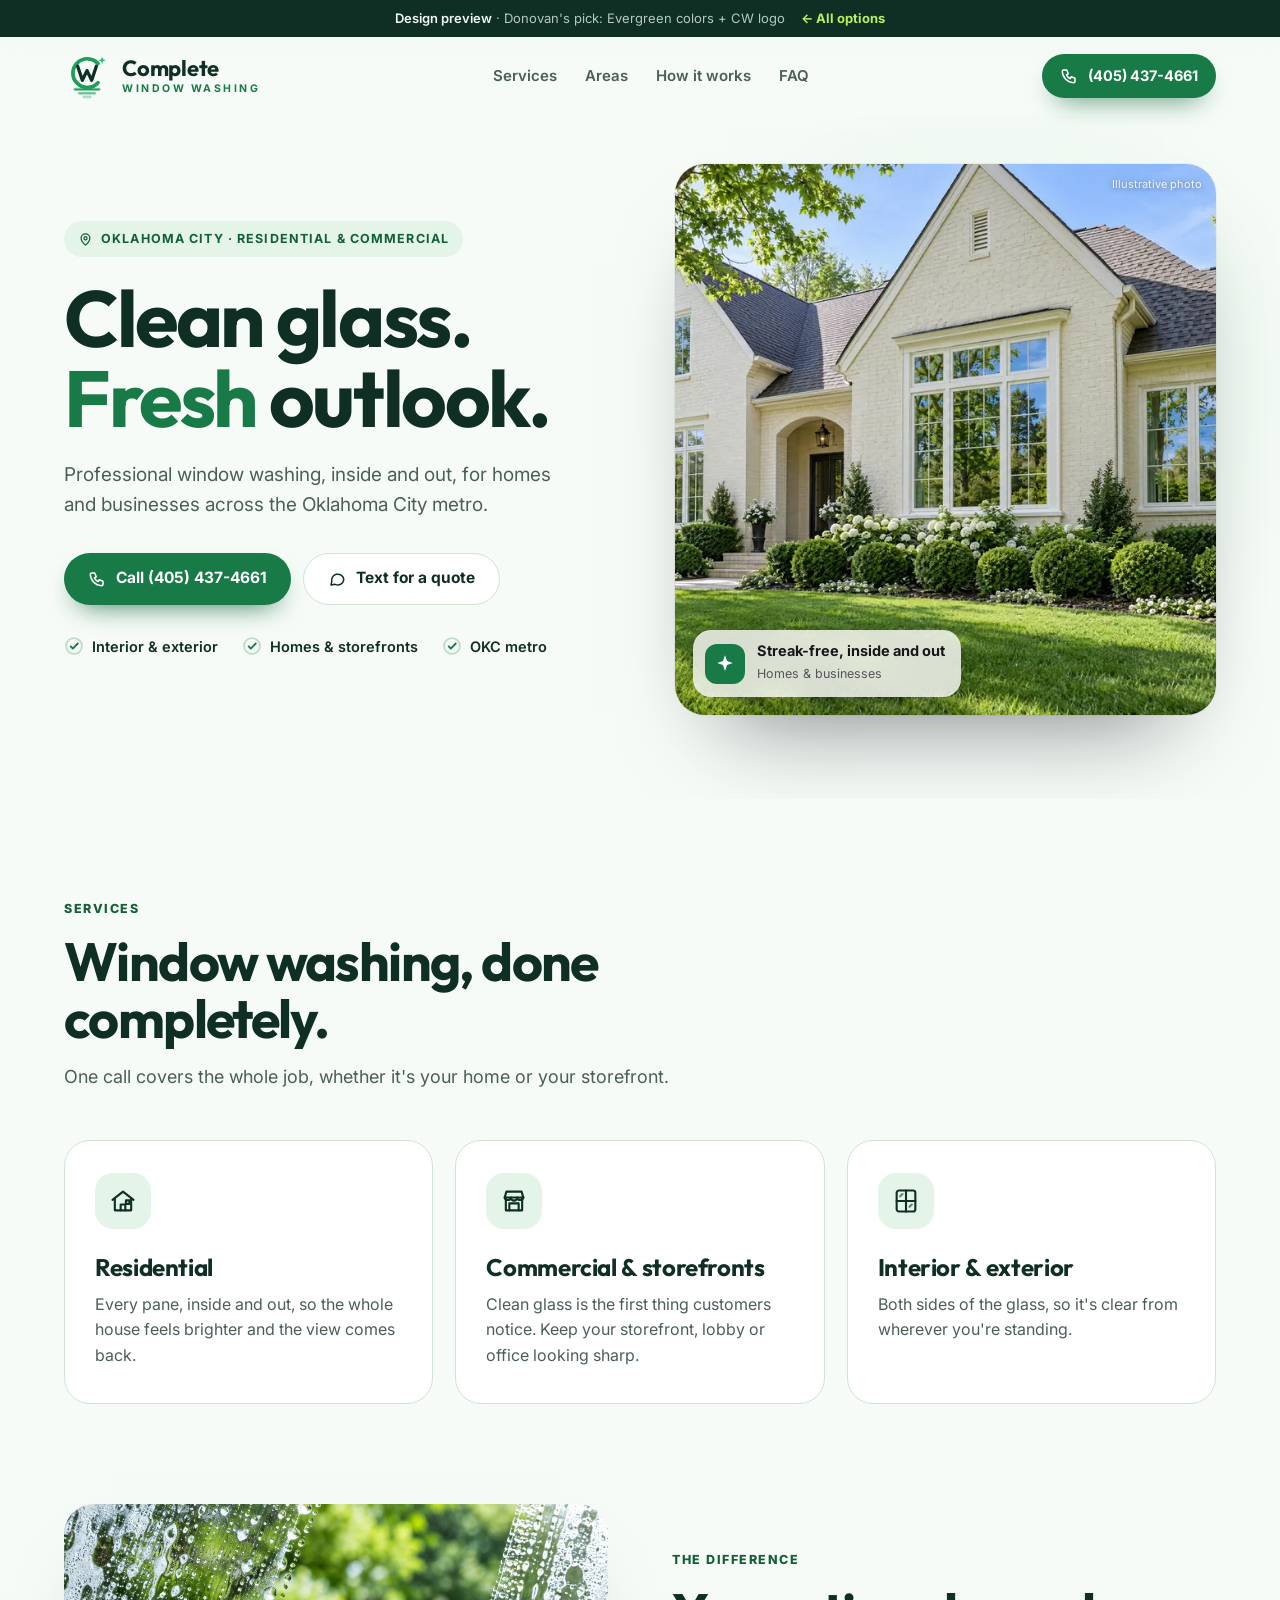
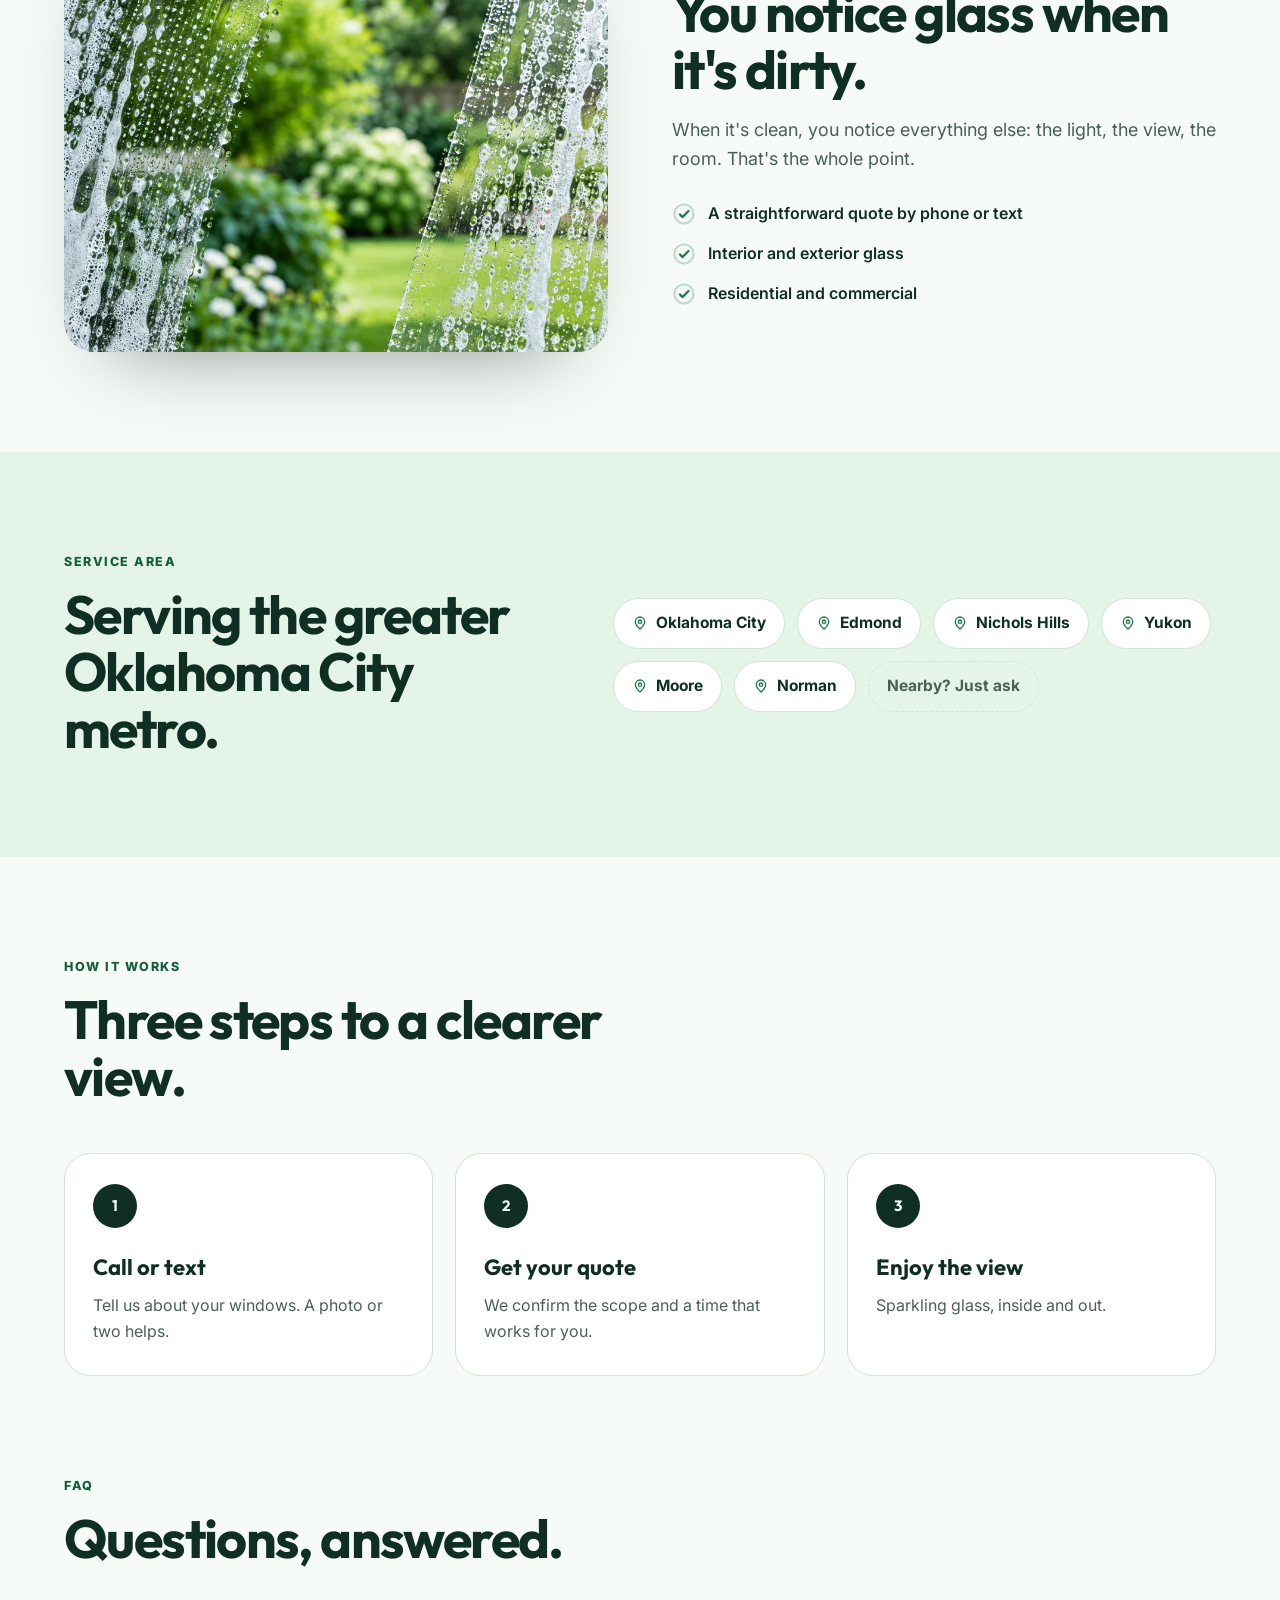
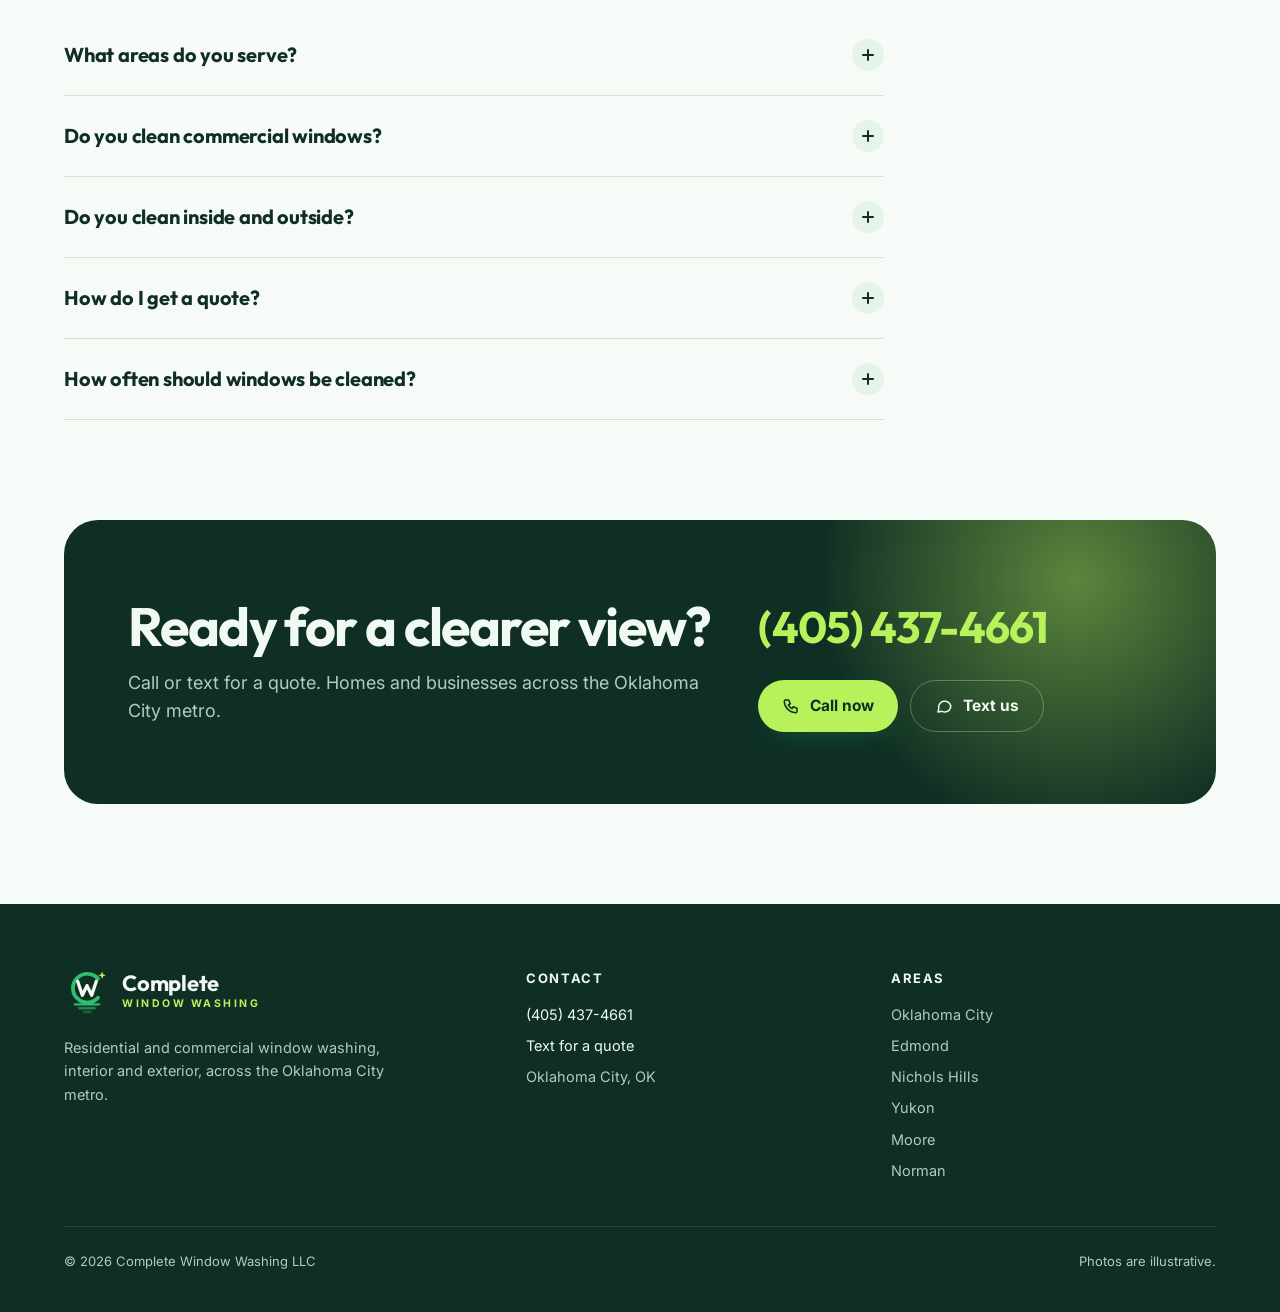
<file: final.html>
<!doctype html>
<html lang="en">
<head>
<meta charset="utf-8">
<meta name="viewport" content="width=device-width, initial-scale=1, viewport-fit=cover">
<meta name="robots" content="noindex, nofollow">
<meta name="theme-color" content="#0f2e24">
<title>Complete Window Washing | Window Cleaning in Oklahoma City</title>
<meta name="description" content="Residential and commercial window washing, inside and out, across the Oklahoma City metro. Call or text (405) 437-4661.">
<link rel="preconnect" href="https://fonts.googleapis.com"><link rel="preconnect" href="https://fonts.gstatic.com" crossorigin>
<link rel="stylesheet" href="https://fonts.googleapis.com/css2?family=Inter:wght@400;500;600;700;800&family=Outfit:wght@500;600;700&display=swap">
<link rel="icon" href="favicon.svg" type="image/svg+xml"><link rel="apple-touch-icon" href="brand/apple-touch-icon.png">
<link rel="stylesheet" href="styles.css">
<link rel="preload" as="image" href="assets/hero-green-900.webp" fetchpriority="high">
<script>document.documentElement.classList.add('js')</script>
<script src="site.js" defer></script>
<script type="application/ld+json">{"@context": "https://schema.org", "@type": "HomeAndConstructionBusiness", "name": "Complete Window Washing", "description": "Residential and commercial window cleaning in the Oklahoma City metro: interior and exterior window washing.", "telephone": "+1-405-437-4661", "address": {"@type": "PostalAddress", "addressLocality": "Oklahoma City", "addressRegion": "OK", "addressCountry": "US"}, "areaServed": [{"@type": "City", "name": "Oklahoma City"}, {"@type": "City", "name": "Edmond"}, {"@type": "City", "name": "Nichols Hills"}, {"@type": "City", "name": "Yukon"}, {"@type": "City", "name": "Moore"}, {"@type": "City", "name": "Norman"}], "knowsAbout": ["Window cleaning", "Residential window washing", "Commercial window washing"]}</script>
<script type="application/ld+json">{"@context": "https://schema.org", "@type": "FAQPage", "mainEntity": [{"@type": "Question", "name": "What areas do you serve?", "acceptedAnswer": {"@type": "Answer", "text": "The greater Oklahoma City metro, including Edmond, Nichols Hills, Yukon, Moore and Norman. If you're nearby and don't see your town, call or text and ask."}}, {"@type": "Question", "name": "Do you clean commercial windows?", "acceptedAnswer": {"@type": "Answer", "text": "Yes. Complete Window Washing works with homes and businesses, including storefronts and offices."}}, {"@type": "Question", "name": "Do you clean inside and outside?", "acceptedAnswer": {"@type": "Answer", "text": "Yes. Interior and exterior window washing are both available, so the glass is clear from both sides."}}, {"@type": "Question", "name": "How do I get a quote?", "acceptedAnswer": {"@type": "Answer", "text": "Call or text (405) 437-4661. A photo or two of your windows helps us give you an accurate quote."}}, {"@type": "Question", "name": "How often should windows be cleaned?", "acceptedAnswer": {"@type": "Answer", "text": "Many homeowners book a cleaning once or twice a year, often in spring and fall. Storefront glass usually looks best on a more frequent schedule."}}]}</script>
</head>
<body class="p-evergreen">
<a class="skip" href="#main">Skip to content</a>
<div class="preview-bar"><span><strong>Design preview</strong> · Donovan's pick: Evergreen colors + CW logo</span><span><a href="index.html">← All options</a></span></div>
<header class="top"><div class="wrap">
<a class="brand" href="#top" aria-label="Complete Window Washing home"><svg class="mark mark-monogram" viewBox="0 0 64 64" aria-hidden="true" focusable="false">
<path class="arc" pathLength="100" d="M47.3 14.6A20 20 0 1 0 47.3 41.4" fill="none" style="stroke:var(--l-main)" stroke-width="5.2" stroke-linecap="round"/>
<path class="wline" pathLength="100" d="M19 18.5l6.5 19.5L32 24.5 38.5 38 45 18.5" fill="none" style="stroke:var(--l-ink)" stroke-width="4.6" stroke-linecap="round" stroke-linejoin="round"/>
<path class="ref r1" d="M15 50.5h34" style="stroke:var(--l-main)" stroke-width="3.2" stroke-linecap="round"/>
<path class="ref r2" d="M21 56h22" style="stroke:var(--l-main)" stroke-opacity=".7" stroke-width="3" stroke-linecap="round"/>
<path class="ref r3" d="M27 61h10" style="stroke:var(--l-main)" stroke-opacity=".45" stroke-width="2.8" stroke-linecap="round"/>
<path class="spark" d="M53 5l1.4 3.8 3.8 1.4-3.8 1.4L53 15.4l-1.4-3.8-3.8-1.4 3.8-1.4Z" style="fill:var(--l-hi)"/>
</svg><span class="wm"><span class="wm-1">Complete</span><span class="wm-2">Window Washing</span></span></a>
<nav class="main-nav" aria-label="Main"><a href="#services">Services</a><a href="#areas">Areas</a><a href="#how">How it works</a><a href="#faq">FAQ</a></nav>
<a class="btn btn-primary btn-sm" href="tel:+14054374661"><svg viewBox="0 0 24 24" fill="none" stroke="currentColor" stroke-width="2" stroke-linecap="round" stroke-linejoin="round" aria-hidden="true"><path d="M5 4h4l2 5-2.5 1.5a11 11 0 0 0 5 5L15 13l5 2v4a2 2 0 0 1-2 2A16 16 0 0 1 3 6a2 2 0 0 1 2-2"/></svg>(405) 437-4661</a>
</div></header>
<main id="main">
<section class="hero" id="top"><div class="wrap">
<div class="hero-copy">
<span class="eyebrow reveal"><svg viewBox="0 0 24 24" fill="none" stroke="currentColor" stroke-width="2" stroke-linecap="round" stroke-linejoin="round" aria-hidden="true"><path d="M19 10c0 5-7 11-7 11S5 15 5 10a7 7 0 1 1 14 0Z"/><circle cx="12" cy="10" r="2.5"/></svg><span><span class="long">Oklahoma City</span><span class="short">OKC</span> · Residential &amp; commercial</span></span>
<h1 class="reveal d1">Clean glass. <em>Fresh</em> outlook.</h1>
<p class="lede reveal d2">Professional window washing, inside and out, for homes and businesses across the Oklahoma City metro.</p>
<div class="cta-row reveal d2"><a class="btn btn-primary" href="tel:+14054374661"><svg viewBox="0 0 24 24" fill="none" stroke="currentColor" stroke-width="2" stroke-linecap="round" stroke-linejoin="round" aria-hidden="true"><path d="M5 4h4l2 5-2.5 1.5a11 11 0 0 0 5 5L15 13l5 2v4a2 2 0 0 1-2 2A16 16 0 0 1 3 6a2 2 0 0 1 2-2"/></svg>Call (405) 437-4661</a><a class="btn btn-ghost" href="sms:+14054374661"><svg viewBox="0 0 24 24" fill="none" stroke="currentColor" stroke-width="2" stroke-linecap="round" stroke-linejoin="round" aria-hidden="true"><path d="M21 12a8 8 0 0 1-11.6 7.1L4 20l1-4.6A8 8 0 1 1 21 12Z"/></svg>Text for a quote</a></div>
<ul class="ticks reveal d2"><li><svg viewBox="0 0 24 24" fill="none" stroke="currentColor" stroke-width="2.2" stroke-linecap="round" stroke-linejoin="round" aria-hidden="true"><circle cx="12" cy="12" r="9.5" opacity=".25"/><path d="m8 12.5 2.6 2.6L16.5 9"/></svg>Interior &amp; exterior</li><li><svg viewBox="0 0 24 24" fill="none" stroke="currentColor" stroke-width="2.2" stroke-linecap="round" stroke-linejoin="round" aria-hidden="true"><circle cx="12" cy="12" r="9.5" opacity=".25"/><path d="m8 12.5 2.6 2.6L16.5 9"/></svg>Homes &amp; storefronts</li><li><svg viewBox="0 0 24 24" fill="none" stroke="currentColor" stroke-width="2.2" stroke-linecap="round" stroke-linejoin="round" aria-hidden="true"><circle cx="12" cy="12" r="9.5" opacity=".25"/><path d="m8 12.5 2.6 2.6L16.5 9"/></svg>OKC metro</li></ul>
</div>
<figure class="hero-media reveal">
<img src="assets/hero-green-900.webp" srcset="assets/hero-green-900.webp 900w, assets/hero-green-1600.webp 1600w" sizes="(max-width: 980px) 100vw, 560px" width="1600" height="1195" alt="Cream brick home with sparkling windows reflecting green trees" fetchpriority="high">
<div class="float-card"><span class="fc-icon"><svg viewBox="0 0 24 24" fill="currentColor" aria-hidden="true"><path d="M12 2.5l2.2 6.3 6.3 2.2-6.3 2.2L12 19.5l-2.2-6.3L3.5 11l6.3-2.2Z"/></svg></span><div><strong>Streak-free, inside and out</strong><span>Homes &amp; businesses</span></div></div>
<figcaption>Illustrative photo</figcaption>
</figure>
</div></section>

<section class="section" id="services"><div class="wrap">
<div class="section-head reveal"><p class="kicker">Services</p><h2>Window washing, done completely.</h2><p>One call covers the whole job, whether it's your home or your storefront.</p></div>
<div class="cards">
<article class="card reveal"><div class="ic"><svg viewBox="0 0 24 24" fill="none" stroke="currentColor" stroke-width="1.8" stroke-linecap="round" stroke-linejoin="round" aria-hidden="true"><path d="M3 11 12 4l9 7"/><path d="M5 10v10h14V10"/><path d="M10 20v-5h4v5"/><path d="M14.5 11.5h3v3h-3z"/></svg></div><h3>Residential</h3><p>Every pane, inside and out, so the whole house feels brighter and the view comes back.</p></article>
<article class="card reveal d1"><div class="ic"><svg viewBox="0 0 24 24" fill="none" stroke="currentColor" stroke-width="1.8" stroke-linecap="round" stroke-linejoin="round" aria-hidden="true"><path d="M4 9h16l-1.5-5h-13Z"/><path d="M5 9v11h14V9"/><path d="M8 20v-6h8v6"/><path d="M4 9a2.7 2.7 0 0 0 5.3 0 2.7 2.7 0 0 0 5.4 0A2.7 2.7 0 0 0 20 9"/></svg></div><h3>Commercial &amp; storefronts</h3><p>Clean glass is the first thing customers notice. Keep your storefront, lobby or office looking sharp.</p></article>
<article class="card reveal d2"><div class="ic"><svg viewBox="0 0 24 24" fill="none" stroke="currentColor" stroke-width="1.8" stroke-linecap="round" stroke-linejoin="round" aria-hidden="true"><rect x="4" y="3" width="16" height="18" rx="2"/><path d="M12 3v18M4 12h16"/><path d="m7 8 2-2M15 17l2-2" opacity=".6"/></svg></div><h3>Interior &amp; exterior</h3><p>Both sides of the glass, so it's clear from wherever you're standing.</p></article>
</div>
</div></section>

<section class="section" style="padding-top:0"><div class="wrap split">
<div class="split-media reveal"><img src="assets/detail-green-1000.webp" width="1000" height="753" loading="lazy" alt="Close-up of a clean swipe through soapy window glass with a green garden behind"></div>
<div class="reveal d1"><p class="kicker">The difference</p><h2>You notice glass when it's dirty.</h2><p class="body">When it's clean, you notice everything else: the light, the view, the room. That's the whole point.</p>
<ul class="checks"><li><svg viewBox="0 0 24 24" fill="none" stroke="currentColor" stroke-width="2.2" stroke-linecap="round" stroke-linejoin="round" aria-hidden="true"><circle cx="12" cy="12" r="9.5" opacity=".25"/><path d="m8 12.5 2.6 2.6L16.5 9"/></svg>A straightforward quote by phone or text</li><li><svg viewBox="0 0 24 24" fill="none" stroke="currentColor" stroke-width="2.2" stroke-linecap="round" stroke-linejoin="round" aria-hidden="true"><circle cx="12" cy="12" r="9.5" opacity=".25"/><path d="m8 12.5 2.6 2.6L16.5 9"/></svg>Interior and exterior glass</li><li><svg viewBox="0 0 24 24" fill="none" stroke="currentColor" stroke-width="2.2" stroke-linecap="round" stroke-linejoin="round" aria-hidden="true"><circle cx="12" cy="12" r="9.5" opacity=".25"/><path d="m8 12.5 2.6 2.6L16.5 9"/></svg>Residential and commercial</li></ul></div>
</div></section>

<section class="section areas" id="areas"><div class="wrap">
<div class="reveal"><p class="kicker">Service area</p><h2>Serving the greater Oklahoma City metro.</h2></div>
<div class="pills reveal d1"><span class="pill"><svg viewBox="0 0 24 24" fill="none" stroke="currentColor" stroke-width="2" stroke-linecap="round" stroke-linejoin="round" aria-hidden="true"><path d="M19 10c0 5-7 11-7 11S5 15 5 10a7 7 0 1 1 14 0Z"/><circle cx="12" cy="10" r="2.5"/></svg>Oklahoma City</span><span class="pill"><svg viewBox="0 0 24 24" fill="none" stroke="currentColor" stroke-width="2" stroke-linecap="round" stroke-linejoin="round" aria-hidden="true"><path d="M19 10c0 5-7 11-7 11S5 15 5 10a7 7 0 1 1 14 0Z"/><circle cx="12" cy="10" r="2.5"/></svg>Edmond</span><span class="pill"><svg viewBox="0 0 24 24" fill="none" stroke="currentColor" stroke-width="2" stroke-linecap="round" stroke-linejoin="round" aria-hidden="true"><path d="M19 10c0 5-7 11-7 11S5 15 5 10a7 7 0 1 1 14 0Z"/><circle cx="12" cy="10" r="2.5"/></svg>Nichols Hills</span><span class="pill"><svg viewBox="0 0 24 24" fill="none" stroke="currentColor" stroke-width="2" stroke-linecap="round" stroke-linejoin="round" aria-hidden="true"><path d="M19 10c0 5-7 11-7 11S5 15 5 10a7 7 0 1 1 14 0Z"/><circle cx="12" cy="10" r="2.5"/></svg>Yukon</span><span class="pill"><svg viewBox="0 0 24 24" fill="none" stroke="currentColor" stroke-width="2" stroke-linecap="round" stroke-linejoin="round" aria-hidden="true"><path d="M19 10c0 5-7 11-7 11S5 15 5 10a7 7 0 1 1 14 0Z"/><circle cx="12" cy="10" r="2.5"/></svg>Moore</span><span class="pill"><svg viewBox="0 0 24 24" fill="none" stroke="currentColor" stroke-width="2" stroke-linecap="round" stroke-linejoin="round" aria-hidden="true"><path d="M19 10c0 5-7 11-7 11S5 15 5 10a7 7 0 1 1 14 0Z"/><circle cx="12" cy="10" r="2.5"/></svg>Norman</span><span class="pill more">Nearby? Just ask</span></div>
</div></section>

<section class="section" id="how"><div class="wrap">
<div class="section-head reveal"><p class="kicker">How it works</p><h2>Three steps to a clearer view.</h2></div>
<div class="steps">
<div class="step reveal"><span class="n">1</span><h3>Call or text</h3><p>Tell us about your windows. A photo or two helps.</p></div>
<div class="step reveal d1"><span class="n">2</span><h3>Get your quote</h3><p>We confirm the scope and a time that works for you.</p></div>
<div class="step reveal d2"><span class="n">3</span><h3>Enjoy the view</h3><p>Sparkling glass, inside and out.</p></div>
</div>
</div></section>

<section class="section" id="faq" style="padding-top:0"><div class="wrap">
<div class="section-head reveal"><p class="kicker">FAQ</p><h2>Questions, answered.</h2></div>
<div class="faq reveal"><details><summary>What areas do you serve?<span class="pm" aria-hidden="true"></span></summary><p>The greater Oklahoma City metro, including Edmond, Nichols Hills, Yukon, Moore and Norman. If you&#x27;re nearby and don&#x27;t see your town, call or text and ask.</p></details><details><summary>Do you clean commercial windows?<span class="pm" aria-hidden="true"></span></summary><p>Yes. Complete Window Washing works with homes and businesses, including storefronts and offices.</p></details><details><summary>Do you clean inside and outside?<span class="pm" aria-hidden="true"></span></summary><p>Yes. Interior and exterior window washing are both available, so the glass is clear from both sides.</p></details><details><summary>How do I get a quote?<span class="pm" aria-hidden="true"></span></summary><p>Call or text (405) 437-4661. A photo or two of your windows helps us give you an accurate quote.</p></details><details><summary>How often should windows be cleaned?<span class="pm" aria-hidden="true"></span></summary><p>Many homeowners book a cleaning once or twice a year, often in spring and fall. Storefront glass usually looks best on a more frequent schedule.</p></details></div>
</div></section>

<section class="wrap"><div class="cta-band reveal">
<div><h2>Ready for a clearer view?</h2><p>Call or text for a quote. Homes and businesses across the Oklahoma City metro.</p></div>
<div><a class="phone" href="tel:+14054374661">(405) 437-4661</a><div class="cta-actions"><a class="btn btn-primary" href="tel:+14054374661"><svg viewBox="0 0 24 24" fill="none" stroke="currentColor" stroke-width="2" stroke-linecap="round" stroke-linejoin="round" aria-hidden="true"><path d="M5 4h4l2 5-2.5 1.5a11 11 0 0 0 5 5L15 13l5 2v4a2 2 0 0 1-2 2A16 16 0 0 1 3 6a2 2 0 0 1 2-2"/></svg>Call now</a><a class="btn btn-ghost" href="sms:+14054374661"><svg viewBox="0 0 24 24" fill="none" stroke="currentColor" stroke-width="2" stroke-linecap="round" stroke-linejoin="round" aria-hidden="true"><path d="M21 12a8 8 0 0 1-11.6 7.1L4 20l1-4.6A8 8 0 1 1 21 12Z"/></svg>Text us</a></div></div>
</div></section>
</main>

<footer class="foot"><div class="wrap">
<div class="grid">
<div class="on-dark"><a class="brand" href="#top" aria-label="Complete Window Washing home"><svg class="mark mark-monogram" viewBox="0 0 64 64" aria-hidden="true" focusable="false">
<path class="arc" pathLength="100" d="M47.3 14.6A20 20 0 1 0 47.3 41.4" fill="none" style="stroke:var(--l-main)" stroke-width="5.2" stroke-linecap="round"/>
<path class="wline" pathLength="100" d="M19 18.5l6.5 19.5L32 24.5 38.5 38 45 18.5" fill="none" style="stroke:var(--l-ink)" stroke-width="4.6" stroke-linecap="round" stroke-linejoin="round"/>
<path class="ref r1" d="M15 50.5h34" style="stroke:var(--l-main)" stroke-width="3.2" stroke-linecap="round"/>
<path class="ref r2" d="M21 56h22" style="stroke:var(--l-main)" stroke-opacity=".7" stroke-width="3" stroke-linecap="round"/>
<path class="ref r3" d="M27 61h10" style="stroke:var(--l-main)" stroke-opacity=".45" stroke-width="2.8" stroke-linecap="round"/>
<path class="spark" d="M53 5l1.4 3.8 3.8 1.4-3.8 1.4L53 15.4l-1.4-3.8-3.8-1.4 3.8-1.4Z" style="fill:var(--l-hi)"/>
</svg><span class="wm"><span class="wm-1">Complete</span><span class="wm-2">Window Washing</span></span></a><p>Residential and commercial window washing, interior and exterior, across the Oklahoma City metro.</p></div>
<div><h4>Contact</h4><ul><li><a href="tel:+14054374661">(405) 437-4661</a></li><li><a href="sms:+14054374661">Text for a quote</a></li><li>Oklahoma City, OK</li></ul></div>
<div><h4>Areas</h4><ul><li>Oklahoma City</li><li>Edmond</li><li>Nichols Hills</li><li>Yukon</li><li>Moore</li><li>Norman</li></ul></div>
</div>
<div class="fine"><span>© <span data-year>2026</span> Complete Window Washing LLC</span><span>Photos are illustrative.</span></div>
</div></footer>
<div class="callbar"><a class="btn btn-primary" href="tel:+14054374661"><svg viewBox="0 0 24 24" fill="none" stroke="currentColor" stroke-width="2" stroke-linecap="round" stroke-linejoin="round" aria-hidden="true"><path d="M5 4h4l2 5-2.5 1.5a11 11 0 0 0 5 5L15 13l5 2v4a2 2 0 0 1-2 2A16 16 0 0 1 3 6a2 2 0 0 1 2-2"/></svg>Call</a><a class="btn btn-ghost" href="sms:+14054374661"><svg viewBox="0 0 24 24" fill="none" stroke="currentColor" stroke-width="2" stroke-linecap="round" stroke-linejoin="round" aria-hidden="true"><path d="M21 12a8 8 0 0 1-11.6 7.1L4 20l1-4.6A8 8 0 1 1 21 12Z"/></svg>Text</a></div>
</body>
</html>
</file>
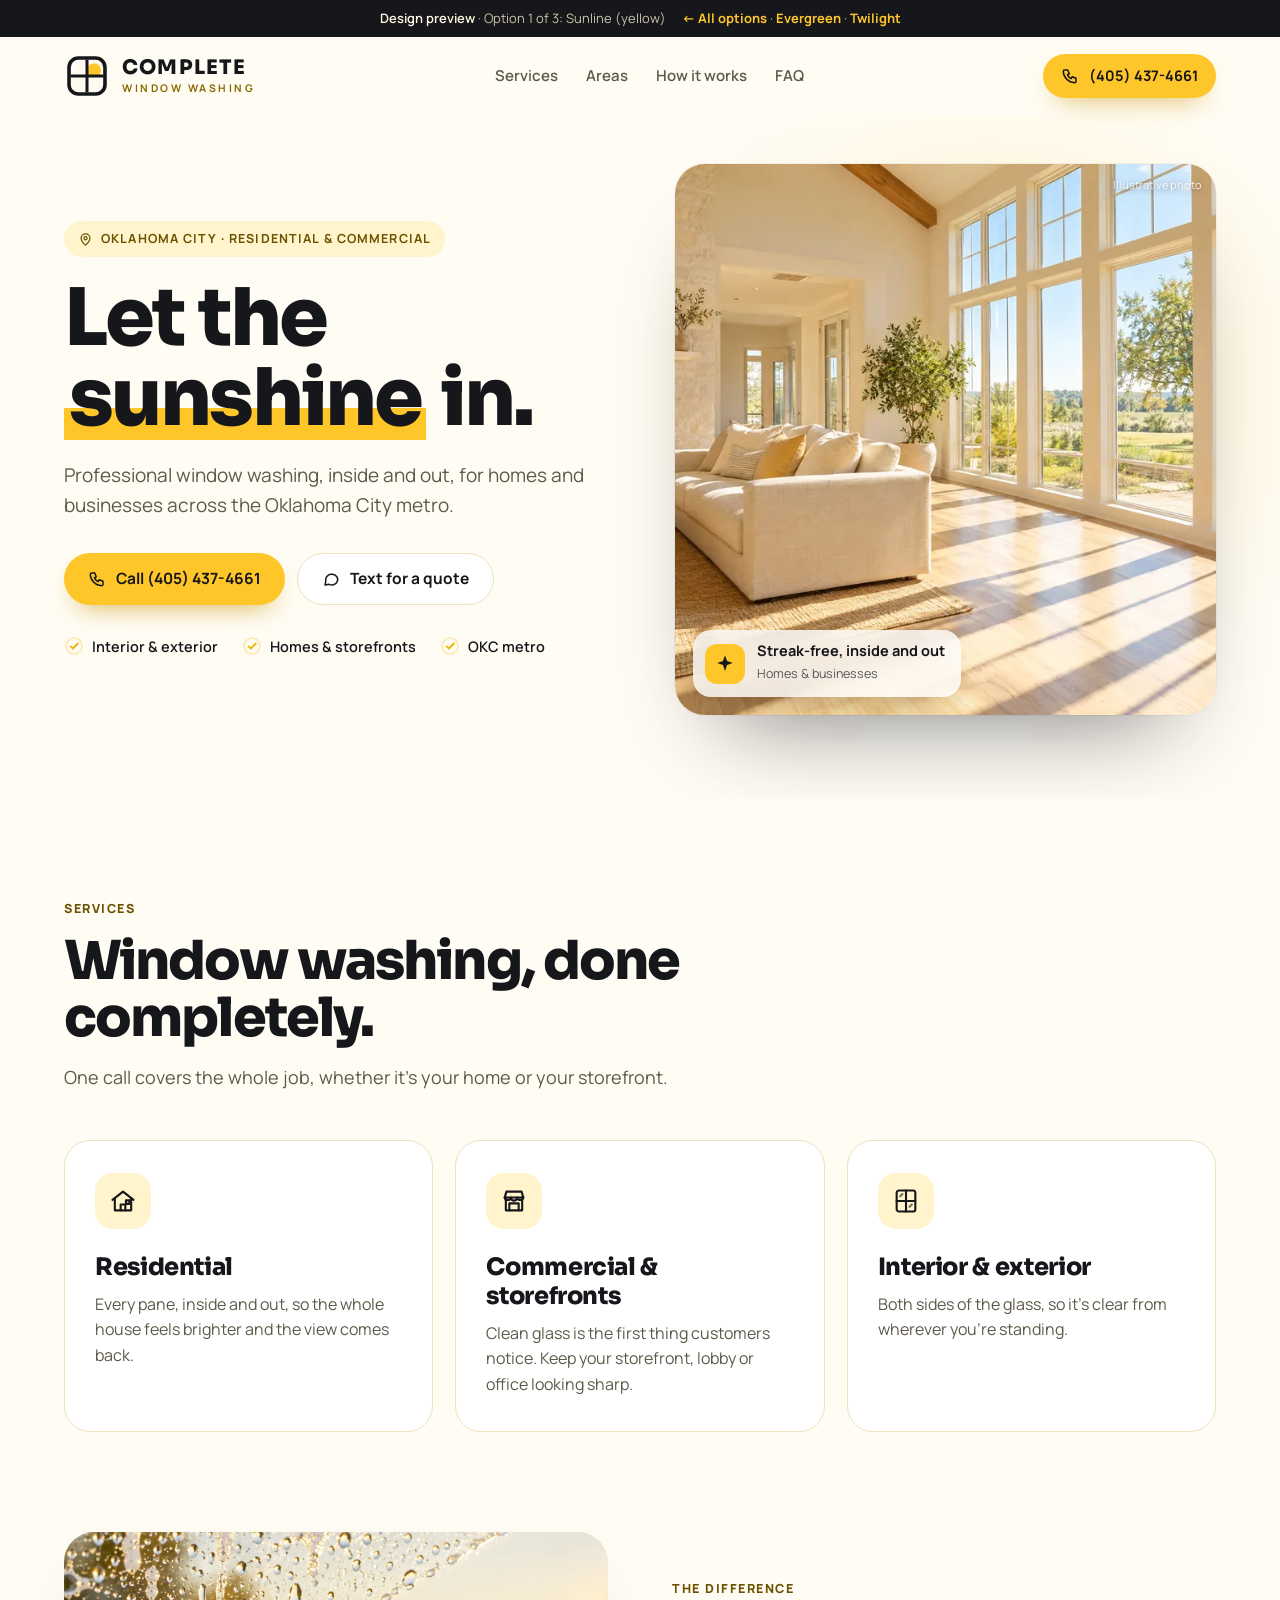
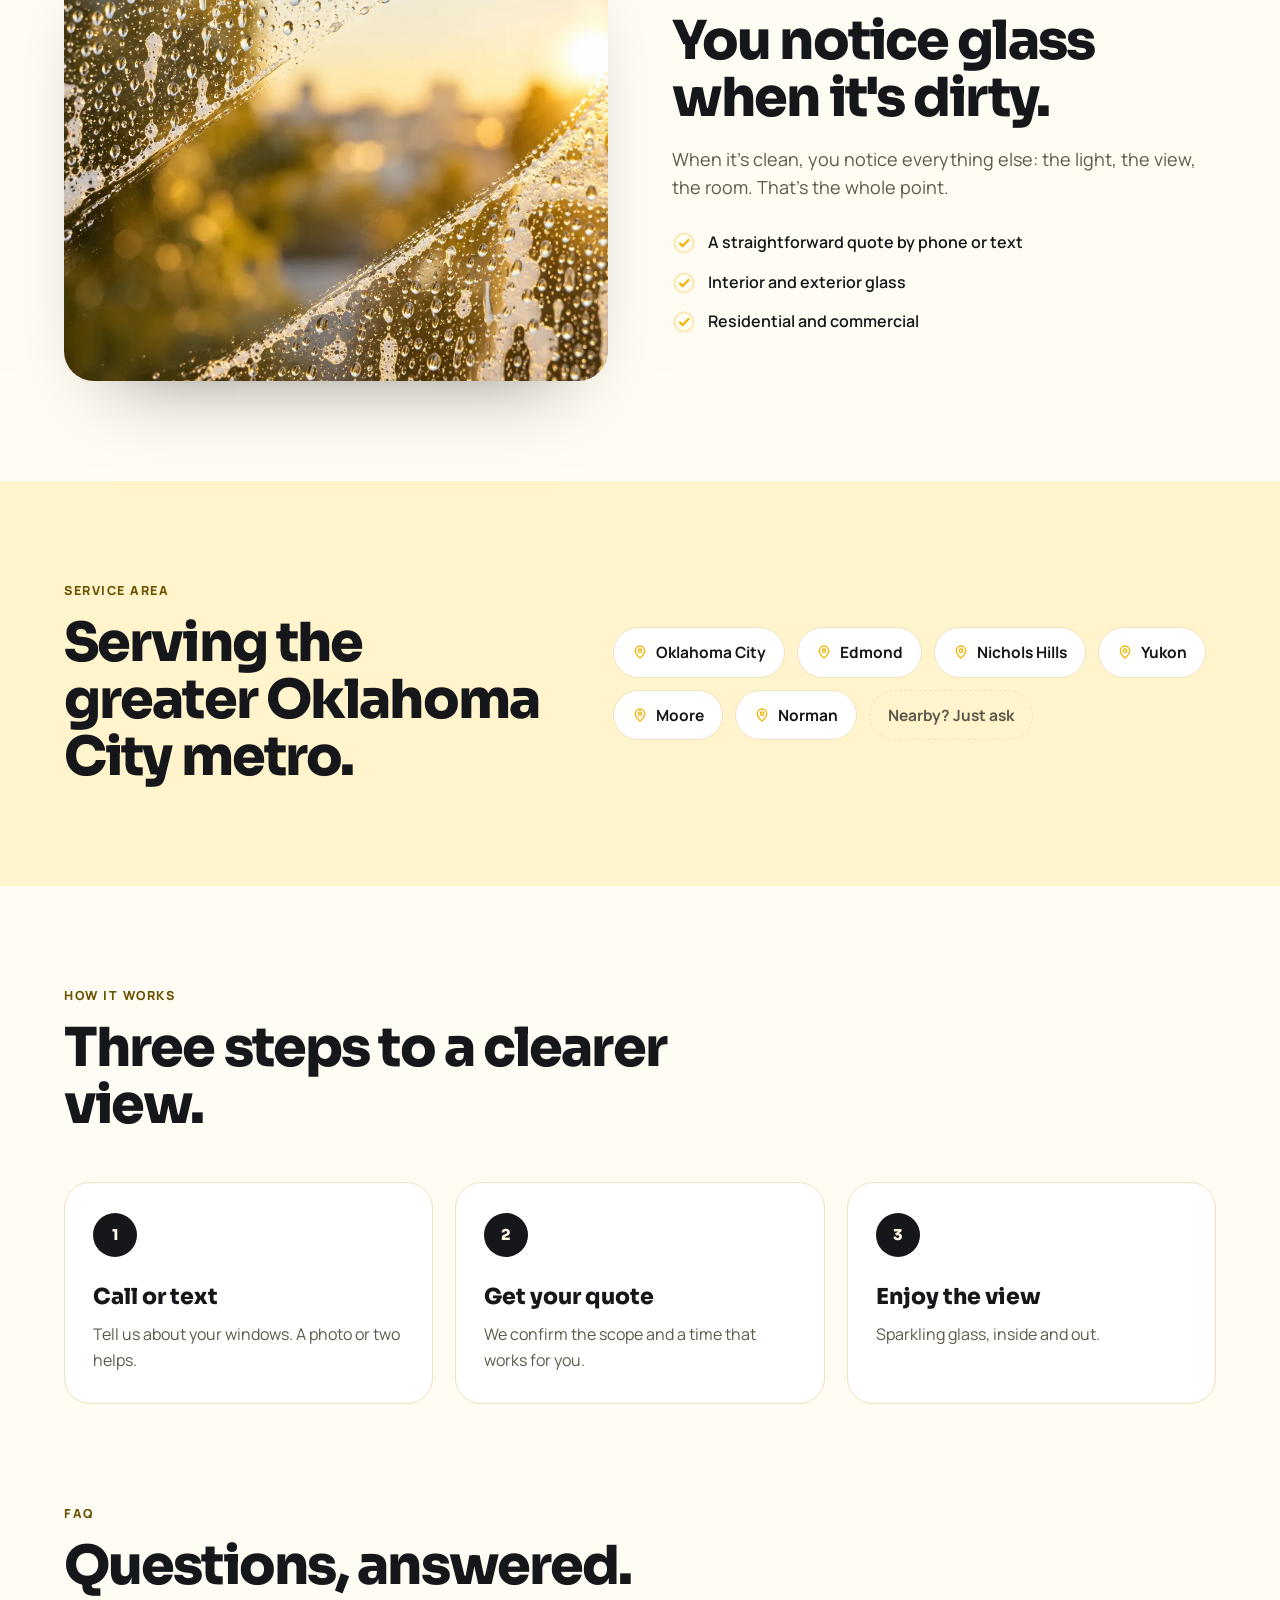
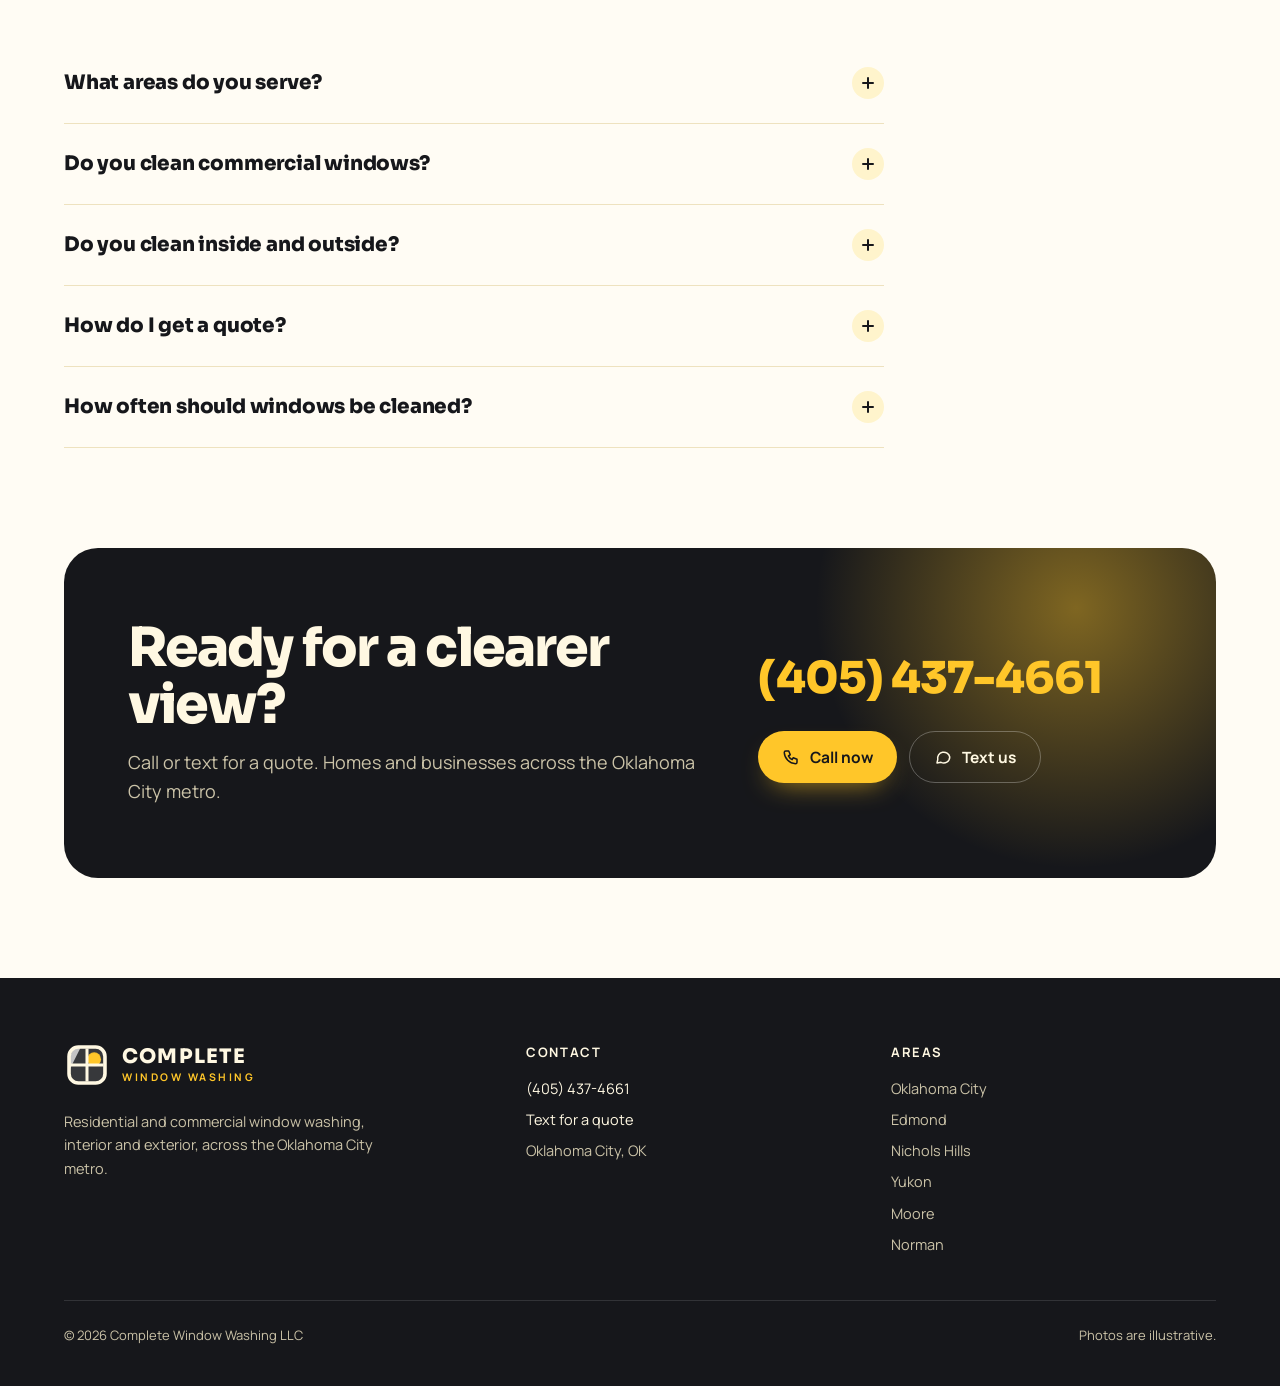
<file: sunline.html>
<!doctype html>
<html lang="en">
<head>
<meta charset="utf-8">
<meta name="viewport" content="width=device-width, initial-scale=1, viewport-fit=cover">
<meta name="robots" content="noindex, nofollow">
<meta name="theme-color" content="#16171b">
<title>Complete Window Washing | Window Cleaning in Oklahoma City</title>
<meta name="description" content="Residential and commercial window washing, inside and out, across the Oklahoma City metro. Call or text (405) 437-4661.">
<link rel="preconnect" href="https://fonts.googleapis.com"><link rel="preconnect" href="https://fonts.gstatic.com" crossorigin>
<link rel="stylesheet" href="https://fonts.googleapis.com/css2?family=Manrope:wght@400;500;600;700;800&family=Sora:wght@600;700;800&display=swap">
<link rel="icon" href="favicon.svg" type="image/svg+xml"><link rel="apple-touch-icon" href="brand/apple-touch-icon.png">
<link rel="stylesheet" href="styles.css">
<link rel="preload" as="image" href="assets/hero-yellow-900.webp" fetchpriority="high">
<script>document.documentElement.classList.add('js')</script>
<script src="site.js" defer></script>
<script type="application/ld+json">{"@context": "https://schema.org", "@type": "HomeAndConstructionBusiness", "name": "Complete Window Washing", "description": "Residential and commercial window cleaning in the Oklahoma City metro: interior and exterior window washing.", "telephone": "+1-405-437-4661", "address": {"@type": "PostalAddress", "addressLocality": "Oklahoma City", "addressRegion": "OK", "addressCountry": "US"}, "areaServed": [{"@type": "City", "name": "Oklahoma City"}, {"@type": "City", "name": "Edmond"}, {"@type": "City", "name": "Nichols Hills"}, {"@type": "City", "name": "Yukon"}, {"@type": "City", "name": "Moore"}, {"@type": "City", "name": "Norman"}], "knowsAbout": ["Window cleaning", "Residential window washing", "Commercial window washing"]}</script>
<script type="application/ld+json">{"@context": "https://schema.org", "@type": "FAQPage", "mainEntity": [{"@type": "Question", "name": "What areas do you serve?", "acceptedAnswer": {"@type": "Answer", "text": "The greater Oklahoma City metro, including Edmond, Nichols Hills, Yukon, Moore and Norman. If you're nearby and don't see your town, call or text and ask."}}, {"@type": "Question", "name": "Do you clean commercial windows?", "acceptedAnswer": {"@type": "Answer", "text": "Yes. Complete Window Washing works with homes and businesses, including storefronts and offices."}}, {"@type": "Question", "name": "Do you clean inside and outside?", "acceptedAnswer": {"@type": "Answer", "text": "Yes. Interior and exterior window washing are both available, so the glass is clear from both sides."}}, {"@type": "Question", "name": "How do I get a quote?", "acceptedAnswer": {"@type": "Answer", "text": "Call or text (405) 437-4661. A photo or two of your windows helps us give you an accurate quote."}}, {"@type": "Question", "name": "How often should windows be cleaned?", "acceptedAnswer": {"@type": "Answer", "text": "Many homeowners book a cleaning once or twice a year, often in spring and fall. Storefront glass usually looks best on a more frequent schedule."}}]}</script>
</head>
<body class="p-sunline">
<a class="skip" href="#main">Skip to content</a>
<div class="preview-bar"><span><strong>Design preview</strong> · Option 1 of 3: Sunline (yellow)</span><span><a href="index.html">← All options</a> · <a href="evergreen.html">Evergreen</a> · <a href="twilight.html">Twilight</a></span></div>
<header class="top"><div class="wrap">
<a class="brand" href="#top" aria-label="Complete Window Washing home"><svg class="mark mark-sun" viewBox="0 0 64 64" aria-hidden="true" focusable="false">
<defs><clipPath id="gsunlineh"><rect x="7" y="7" width="50" height="50" rx="13"/></clipPath></defs>
<g clip-path="url(#gsunlineh)"><rect x="7" y="7" width="50" height="50" style="fill:var(--l-soft)"/>
<circle class="sun" cx="42" cy="24" r="9.5" style="fill:var(--l-main)"/>
<path class="gleam" d="M-14 64 18 0h9L-5 64Z" fill="#fff" opacity=".7"/></g>
<rect x="7" y="7" width="50" height="50" rx="13" fill="none" style="stroke:var(--l-ink)" stroke-width="5"/>
<path d="M32 9v46M9 32h46" style="stroke:var(--l-ink)" stroke-width="4.2" fill="none"/>
</svg><span class="wm"><span class="wm-1">Complete</span><span class="wm-2">Window Washing</span></span></a>
<nav class="main-nav" aria-label="Main"><a href="#services">Services</a><a href="#areas">Areas</a><a href="#how">How it works</a><a href="#faq">FAQ</a></nav>
<a class="btn btn-primary btn-sm" href="tel:+14054374661"><svg viewBox="0 0 24 24" fill="none" stroke="currentColor" stroke-width="2" stroke-linecap="round" stroke-linejoin="round" aria-hidden="true"><path d="M5 4h4l2 5-2.5 1.5a11 11 0 0 0 5 5L15 13l5 2v4a2 2 0 0 1-2 2A16 16 0 0 1 3 6a2 2 0 0 1 2-2"/></svg>(405) 437-4661</a>
</div></header>
<main id="main">
<section class="hero" id="top"><div class="wrap">
<div class="hero-copy">
<span class="eyebrow reveal"><svg viewBox="0 0 24 24" fill="none" stroke="currentColor" stroke-width="2" stroke-linecap="round" stroke-linejoin="round" aria-hidden="true"><path d="M19 10c0 5-7 11-7 11S5 15 5 10a7 7 0 1 1 14 0Z"/><circle cx="12" cy="10" r="2.5"/></svg><span><span class="long">Oklahoma City</span><span class="short">OKC</span> · Residential &amp; commercial</span></span>
<h1 class="reveal d1">Let the <em>sunshine</em> in.</h1>
<p class="lede reveal d2">Professional window washing, inside and out, for homes and businesses across the Oklahoma City metro.</p>
<div class="cta-row reveal d2"><a class="btn btn-primary" href="tel:+14054374661"><svg viewBox="0 0 24 24" fill="none" stroke="currentColor" stroke-width="2" stroke-linecap="round" stroke-linejoin="round" aria-hidden="true"><path d="M5 4h4l2 5-2.5 1.5a11 11 0 0 0 5 5L15 13l5 2v4a2 2 0 0 1-2 2A16 16 0 0 1 3 6a2 2 0 0 1 2-2"/></svg>Call (405) 437-4661</a><a class="btn btn-ghost" href="sms:+14054374661"><svg viewBox="0 0 24 24" fill="none" stroke="currentColor" stroke-width="2" stroke-linecap="round" stroke-linejoin="round" aria-hidden="true"><path d="M21 12a8 8 0 0 1-11.6 7.1L4 20l1-4.6A8 8 0 1 1 21 12Z"/></svg>Text for a quote</a></div>
<ul class="ticks reveal d2"><li><svg viewBox="0 0 24 24" fill="none" stroke="currentColor" stroke-width="2.2" stroke-linecap="round" stroke-linejoin="round" aria-hidden="true"><circle cx="12" cy="12" r="9.5" opacity=".25"/><path d="m8 12.5 2.6 2.6L16.5 9"/></svg>Interior &amp; exterior</li><li><svg viewBox="0 0 24 24" fill="none" stroke="currentColor" stroke-width="2.2" stroke-linecap="round" stroke-linejoin="round" aria-hidden="true"><circle cx="12" cy="12" r="9.5" opacity=".25"/><path d="m8 12.5 2.6 2.6L16.5 9"/></svg>Homes &amp; storefronts</li><li><svg viewBox="0 0 24 24" fill="none" stroke="currentColor" stroke-width="2.2" stroke-linecap="round" stroke-linejoin="round" aria-hidden="true"><circle cx="12" cy="12" r="9.5" opacity=".25"/><path d="m8 12.5 2.6 2.6L16.5 9"/></svg>OKC metro</li></ul>
</div>
<figure class="hero-media reveal">
<img src="assets/hero-yellow-900.webp" srcset="assets/hero-yellow-900.webp 900w, assets/hero-yellow-1600.webp 1600w" sizes="(max-width: 980px) 100vw, 560px" width="1600" height="1195" alt="Sunlit living room with spotless floor-to-ceiling windows" fetchpriority="high">
<div class="float-card"><span class="fc-icon"><svg viewBox="0 0 24 24" fill="currentColor" aria-hidden="true"><path d="M12 2.5l2.2 6.3 6.3 2.2-6.3 2.2L12 19.5l-2.2-6.3L3.5 11l6.3-2.2Z"/></svg></span><div><strong>Streak-free, inside and out</strong><span>Homes &amp; businesses</span></div></div>
<figcaption>Illustrative photo</figcaption>
</figure>
</div></section>

<section class="section" id="services"><div class="wrap">
<div class="section-head reveal"><p class="kicker">Services</p><h2>Window washing, done completely.</h2><p>One call covers the whole job, whether it's your home or your storefront.</p></div>
<div class="cards">
<article class="card reveal"><div class="ic"><svg viewBox="0 0 24 24" fill="none" stroke="currentColor" stroke-width="1.8" stroke-linecap="round" stroke-linejoin="round" aria-hidden="true"><path d="M3 11 12 4l9 7"/><path d="M5 10v10h14V10"/><path d="M10 20v-5h4v5"/><path d="M14.5 11.5h3v3h-3z"/></svg></div><h3>Residential</h3><p>Every pane, inside and out, so the whole house feels brighter and the view comes back.</p></article>
<article class="card reveal d1"><div class="ic"><svg viewBox="0 0 24 24" fill="none" stroke="currentColor" stroke-width="1.8" stroke-linecap="round" stroke-linejoin="round" aria-hidden="true"><path d="M4 9h16l-1.5-5h-13Z"/><path d="M5 9v11h14V9"/><path d="M8 20v-6h8v6"/><path d="M4 9a2.7 2.7 0 0 0 5.3 0 2.7 2.7 0 0 0 5.4 0A2.7 2.7 0 0 0 20 9"/></svg></div><h3>Commercial &amp; storefronts</h3><p>Clean glass is the first thing customers notice. Keep your storefront, lobby or office looking sharp.</p></article>
<article class="card reveal d2"><div class="ic"><svg viewBox="0 0 24 24" fill="none" stroke="currentColor" stroke-width="1.8" stroke-linecap="round" stroke-linejoin="round" aria-hidden="true"><rect x="4" y="3" width="16" height="18" rx="2"/><path d="M12 3v18M4 12h16"/><path d="m7 8 2-2M15 17l2-2" opacity=".6"/></svg></div><h3>Interior &amp; exterior</h3><p>Both sides of the glass, so it's clear from wherever you're standing.</p></article>
</div>
</div></section>

<section class="section" style="padding-top:0"><div class="wrap split">
<div class="split-media reveal"><img src="assets/detail-yellow-1000.webp" width="1000" height="753" loading="lazy" alt="Close-up of a clean swipe through soapy window glass in golden light"></div>
<div class="reveal d1"><p class="kicker">The difference</p><h2>You notice glass when it's dirty.</h2><p class="body">When it's clean, you notice everything else: the light, the view, the room. That's the whole point.</p>
<ul class="checks"><li><svg viewBox="0 0 24 24" fill="none" stroke="currentColor" stroke-width="2.2" stroke-linecap="round" stroke-linejoin="round" aria-hidden="true"><circle cx="12" cy="12" r="9.5" opacity=".25"/><path d="m8 12.5 2.6 2.6L16.5 9"/></svg>A straightforward quote by phone or text</li><li><svg viewBox="0 0 24 24" fill="none" stroke="currentColor" stroke-width="2.2" stroke-linecap="round" stroke-linejoin="round" aria-hidden="true"><circle cx="12" cy="12" r="9.5" opacity=".25"/><path d="m8 12.5 2.6 2.6L16.5 9"/></svg>Interior and exterior glass</li><li><svg viewBox="0 0 24 24" fill="none" stroke="currentColor" stroke-width="2.2" stroke-linecap="round" stroke-linejoin="round" aria-hidden="true"><circle cx="12" cy="12" r="9.5" opacity=".25"/><path d="m8 12.5 2.6 2.6L16.5 9"/></svg>Residential and commercial</li></ul></div>
</div></section>

<section class="section areas" id="areas"><div class="wrap">
<div class="reveal"><p class="kicker">Service area</p><h2>Serving the greater Oklahoma City metro.</h2></div>
<div class="pills reveal d1"><span class="pill"><svg viewBox="0 0 24 24" fill="none" stroke="currentColor" stroke-width="2" stroke-linecap="round" stroke-linejoin="round" aria-hidden="true"><path d="M19 10c0 5-7 11-7 11S5 15 5 10a7 7 0 1 1 14 0Z"/><circle cx="12" cy="10" r="2.5"/></svg>Oklahoma City</span><span class="pill"><svg viewBox="0 0 24 24" fill="none" stroke="currentColor" stroke-width="2" stroke-linecap="round" stroke-linejoin="round" aria-hidden="true"><path d="M19 10c0 5-7 11-7 11S5 15 5 10a7 7 0 1 1 14 0Z"/><circle cx="12" cy="10" r="2.5"/></svg>Edmond</span><span class="pill"><svg viewBox="0 0 24 24" fill="none" stroke="currentColor" stroke-width="2" stroke-linecap="round" stroke-linejoin="round" aria-hidden="true"><path d="M19 10c0 5-7 11-7 11S5 15 5 10a7 7 0 1 1 14 0Z"/><circle cx="12" cy="10" r="2.5"/></svg>Nichols Hills</span><span class="pill"><svg viewBox="0 0 24 24" fill="none" stroke="currentColor" stroke-width="2" stroke-linecap="round" stroke-linejoin="round" aria-hidden="true"><path d="M19 10c0 5-7 11-7 11S5 15 5 10a7 7 0 1 1 14 0Z"/><circle cx="12" cy="10" r="2.5"/></svg>Yukon</span><span class="pill"><svg viewBox="0 0 24 24" fill="none" stroke="currentColor" stroke-width="2" stroke-linecap="round" stroke-linejoin="round" aria-hidden="true"><path d="M19 10c0 5-7 11-7 11S5 15 5 10a7 7 0 1 1 14 0Z"/><circle cx="12" cy="10" r="2.5"/></svg>Moore</span><span class="pill"><svg viewBox="0 0 24 24" fill="none" stroke="currentColor" stroke-width="2" stroke-linecap="round" stroke-linejoin="round" aria-hidden="true"><path d="M19 10c0 5-7 11-7 11S5 15 5 10a7 7 0 1 1 14 0Z"/><circle cx="12" cy="10" r="2.5"/></svg>Norman</span><span class="pill more">Nearby? Just ask</span></div>
</div></section>

<section class="section" id="how"><div class="wrap">
<div class="section-head reveal"><p class="kicker">How it works</p><h2>Three steps to a clearer view.</h2></div>
<div class="steps">
<div class="step reveal"><span class="n">1</span><h3>Call or text</h3><p>Tell us about your windows. A photo or two helps.</p></div>
<div class="step reveal d1"><span class="n">2</span><h3>Get your quote</h3><p>We confirm the scope and a time that works for you.</p></div>
<div class="step reveal d2"><span class="n">3</span><h3>Enjoy the view</h3><p>Sparkling glass, inside and out.</p></div>
</div>
</div></section>

<section class="section" id="faq" style="padding-top:0"><div class="wrap">
<div class="section-head reveal"><p class="kicker">FAQ</p><h2>Questions, answered.</h2></div>
<div class="faq reveal"><details><summary>What areas do you serve?<span class="pm" aria-hidden="true"></span></summary><p>The greater Oklahoma City metro, including Edmond, Nichols Hills, Yukon, Moore and Norman. If you&#x27;re nearby and don&#x27;t see your town, call or text and ask.</p></details><details><summary>Do you clean commercial windows?<span class="pm" aria-hidden="true"></span></summary><p>Yes. Complete Window Washing works with homes and businesses, including storefronts and offices.</p></details><details><summary>Do you clean inside and outside?<span class="pm" aria-hidden="true"></span></summary><p>Yes. Interior and exterior window washing are both available, so the glass is clear from both sides.</p></details><details><summary>How do I get a quote?<span class="pm" aria-hidden="true"></span></summary><p>Call or text (405) 437-4661. A photo or two of your windows helps us give you an accurate quote.</p></details><details><summary>How often should windows be cleaned?<span class="pm" aria-hidden="true"></span></summary><p>Many homeowners book a cleaning once or twice a year, often in spring and fall. Storefront glass usually looks best on a more frequent schedule.</p></details></div>
</div></section>

<section class="wrap"><div class="cta-band reveal">
<div><h2>Ready for a clearer view?</h2><p>Call or text for a quote. Homes and businesses across the Oklahoma City metro.</p></div>
<div><a class="phone" href="tel:+14054374661">(405) 437-4661</a><div class="cta-actions"><a class="btn btn-primary" href="tel:+14054374661"><svg viewBox="0 0 24 24" fill="none" stroke="currentColor" stroke-width="2" stroke-linecap="round" stroke-linejoin="round" aria-hidden="true"><path d="M5 4h4l2 5-2.5 1.5a11 11 0 0 0 5 5L15 13l5 2v4a2 2 0 0 1-2 2A16 16 0 0 1 3 6a2 2 0 0 1 2-2"/></svg>Call now</a><a class="btn btn-ghost" href="sms:+14054374661"><svg viewBox="0 0 24 24" fill="none" stroke="currentColor" stroke-width="2" stroke-linecap="round" stroke-linejoin="round" aria-hidden="true"><path d="M21 12a8 8 0 0 1-11.6 7.1L4 20l1-4.6A8 8 0 1 1 21 12Z"/></svg>Text us</a></div></div>
</div></section>
</main>

<footer class="foot"><div class="wrap">
<div class="grid">
<div class="on-dark"><a class="brand" href="#top" aria-label="Complete Window Washing home"><svg class="mark mark-sun" viewBox="0 0 64 64" aria-hidden="true" focusable="false">
<defs><clipPath id="gsunlinef"><rect x="7" y="7" width="50" height="50" rx="13"/></clipPath></defs>
<g clip-path="url(#gsunlinef)"><rect x="7" y="7" width="50" height="50" style="fill:var(--l-soft)"/>
<circle class="sun" cx="42" cy="24" r="9.5" style="fill:var(--l-main)"/>
<path class="gleam" d="M-14 64 18 0h9L-5 64Z" fill="#fff" opacity=".7"/></g>
<rect x="7" y="7" width="50" height="50" rx="13" fill="none" style="stroke:var(--l-ink)" stroke-width="5"/>
<path d="M32 9v46M9 32h46" style="stroke:var(--l-ink)" stroke-width="4.2" fill="none"/>
</svg><span class="wm"><span class="wm-1">Complete</span><span class="wm-2">Window Washing</span></span></a><p>Residential and commercial window washing, interior and exterior, across the Oklahoma City metro.</p></div>
<div><h4>Contact</h4><ul><li><a href="tel:+14054374661">(405) 437-4661</a></li><li><a href="sms:+14054374661">Text for a quote</a></li><li>Oklahoma City, OK</li></ul></div>
<div><h4>Areas</h4><ul><li>Oklahoma City</li><li>Edmond</li><li>Nichols Hills</li><li>Yukon</li><li>Moore</li><li>Norman</li></ul></div>
</div>
<div class="fine"><span>© <span data-year>2026</span> Complete Window Washing LLC</span><span>Photos are illustrative.</span></div>
</div></footer>
<div class="callbar"><a class="btn btn-primary" href="tel:+14054374661"><svg viewBox="0 0 24 24" fill="none" stroke="currentColor" stroke-width="2" stroke-linecap="round" stroke-linejoin="round" aria-hidden="true"><path d="M5 4h4l2 5-2.5 1.5a11 11 0 0 0 5 5L15 13l5 2v4a2 2 0 0 1-2 2A16 16 0 0 1 3 6a2 2 0 0 1 2-2"/></svg>Call</a><a class="btn btn-ghost" href="sms:+14054374661"><svg viewBox="0 0 24 24" fill="none" stroke="currentColor" stroke-width="2" stroke-linecap="round" stroke-linejoin="round" aria-hidden="true"><path d="M21 12a8 8 0 0 1-11.6 7.1L4 20l1-4.6A8 8 0 1 1 21 12Z"/></svg>Text</a></div>
</body>
</html>
</file>
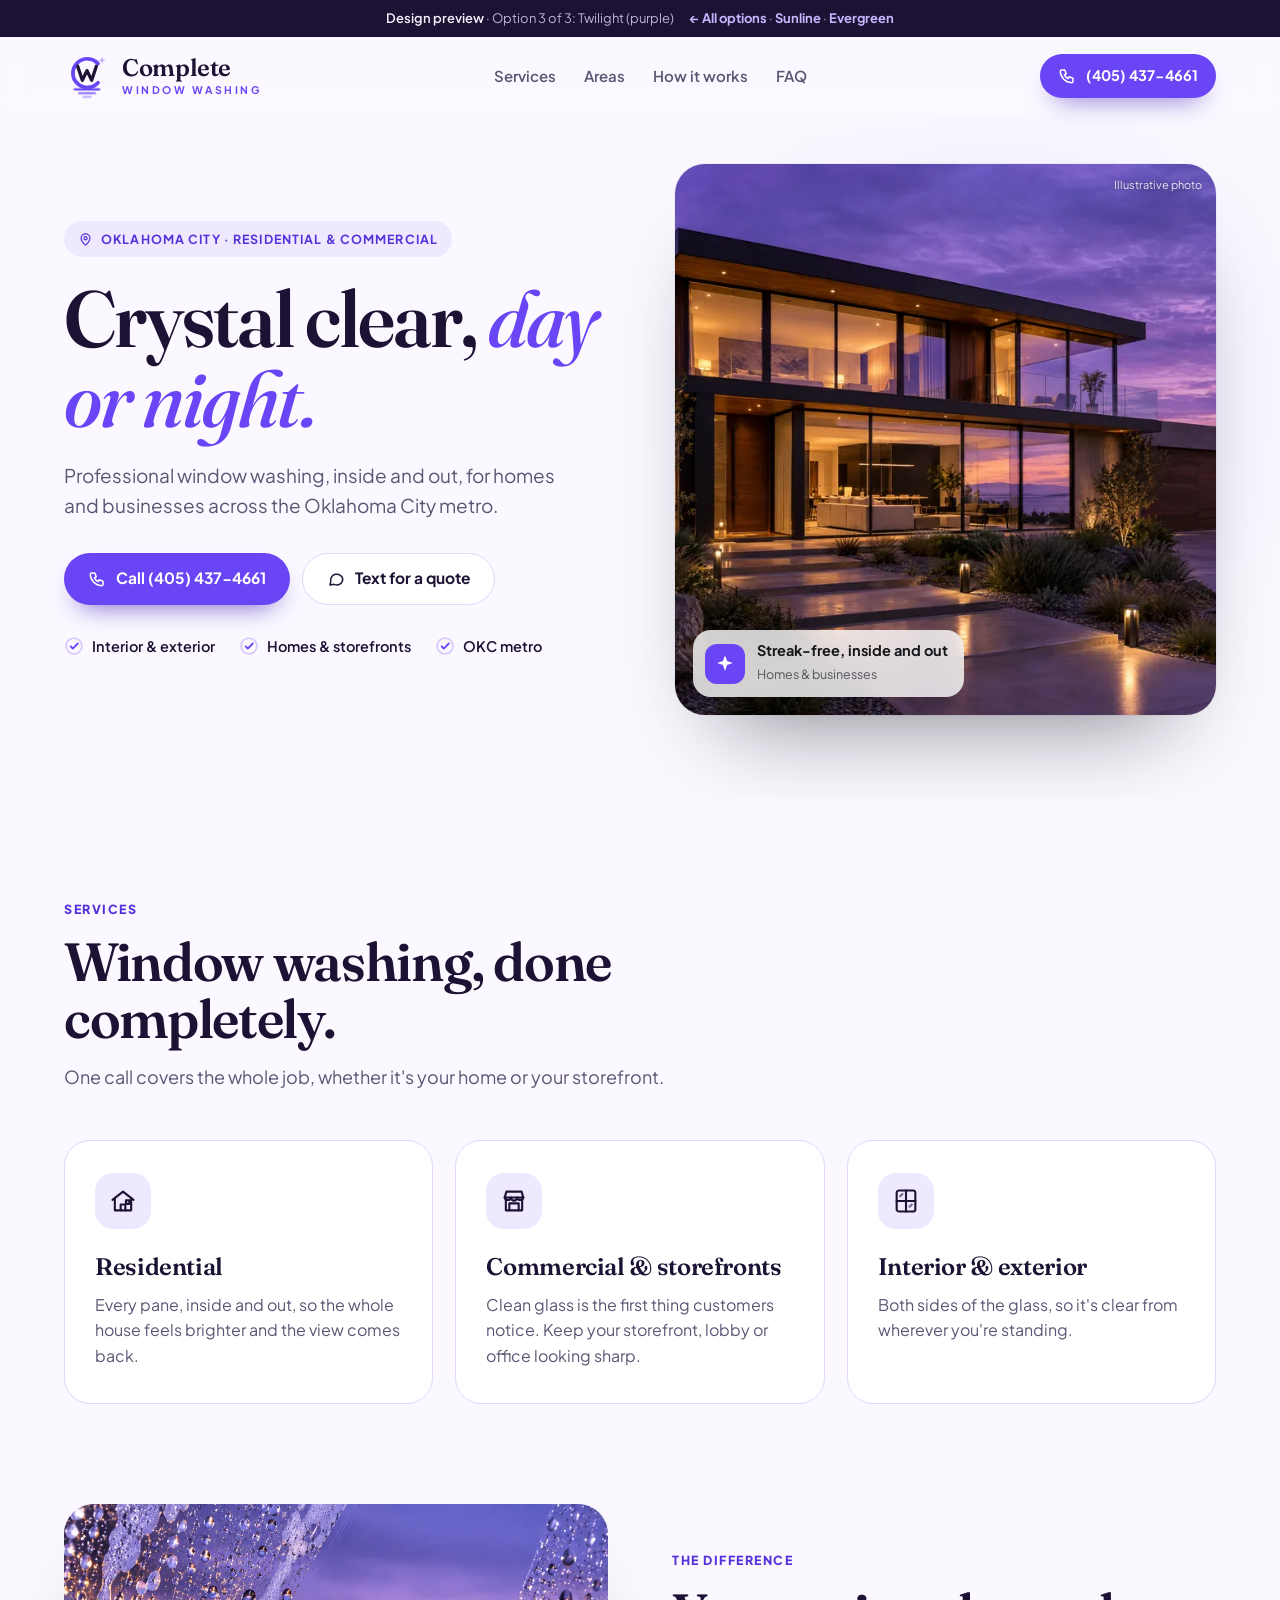
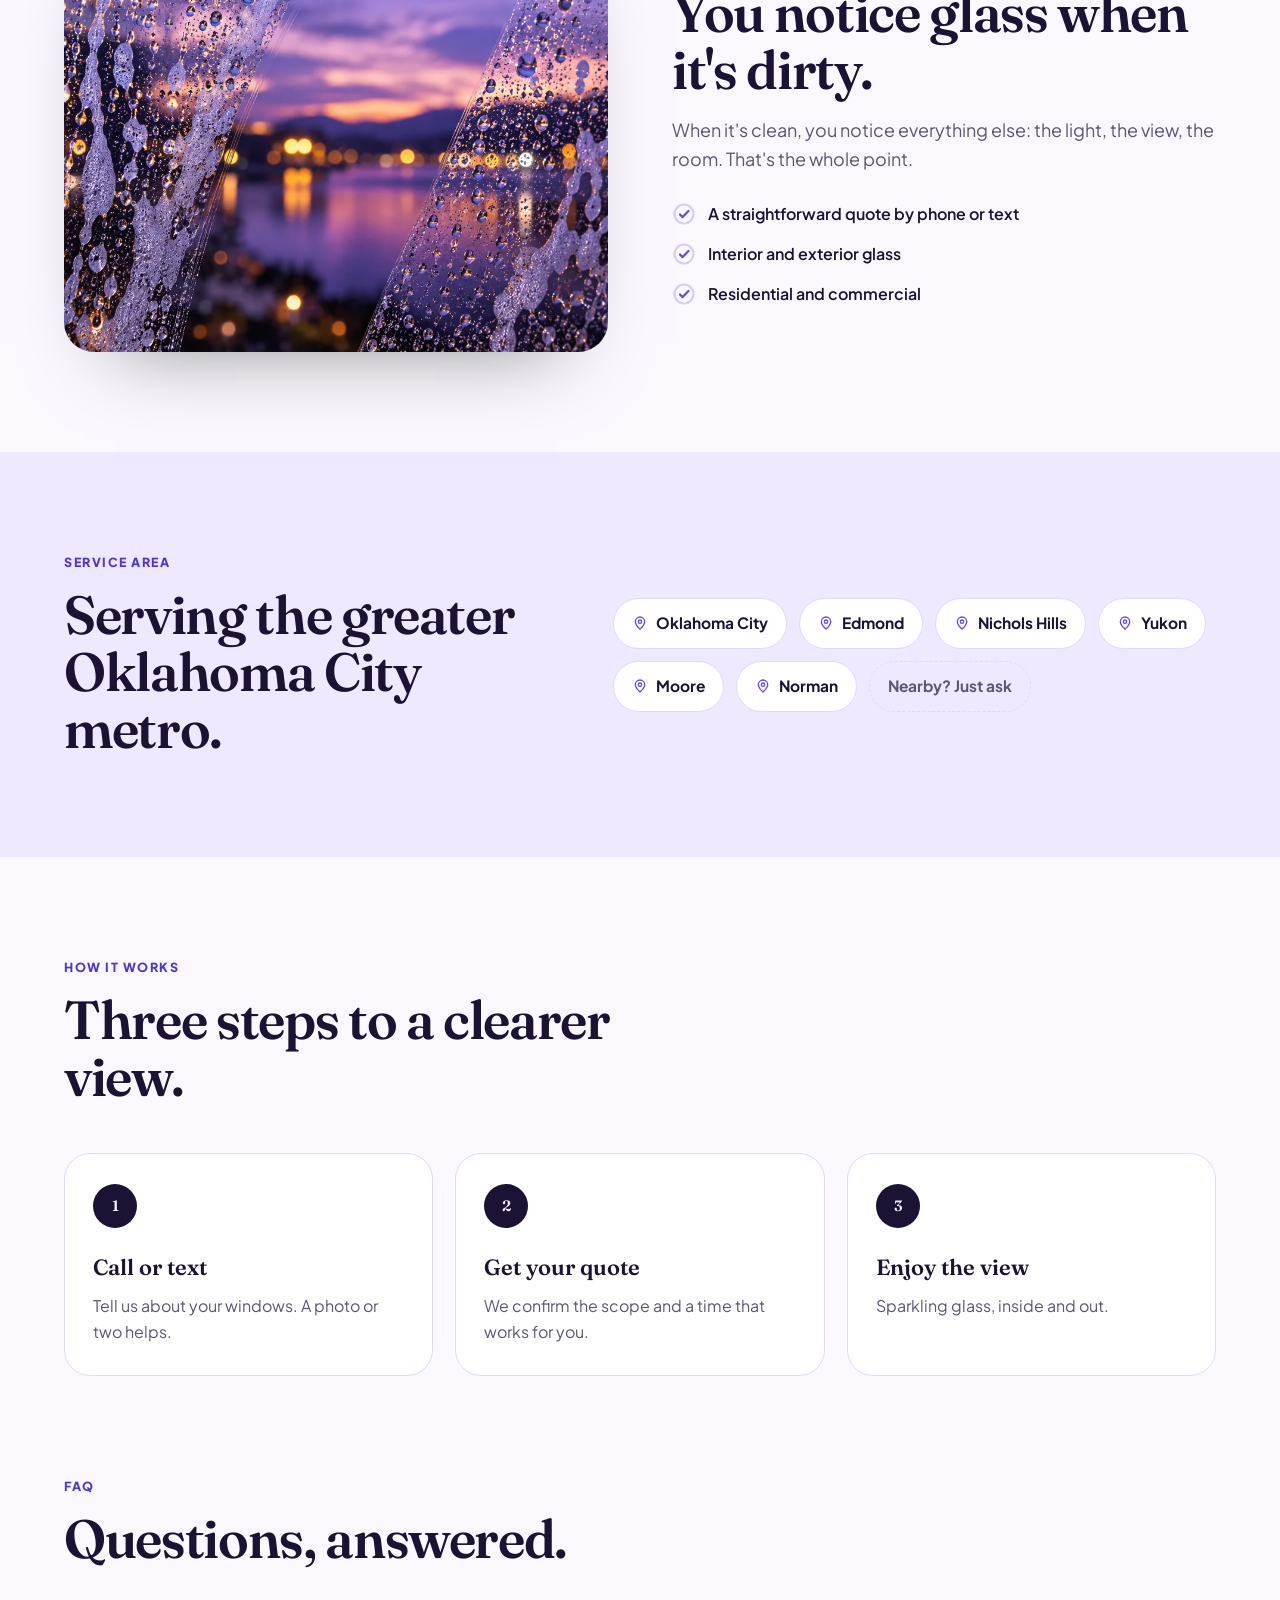
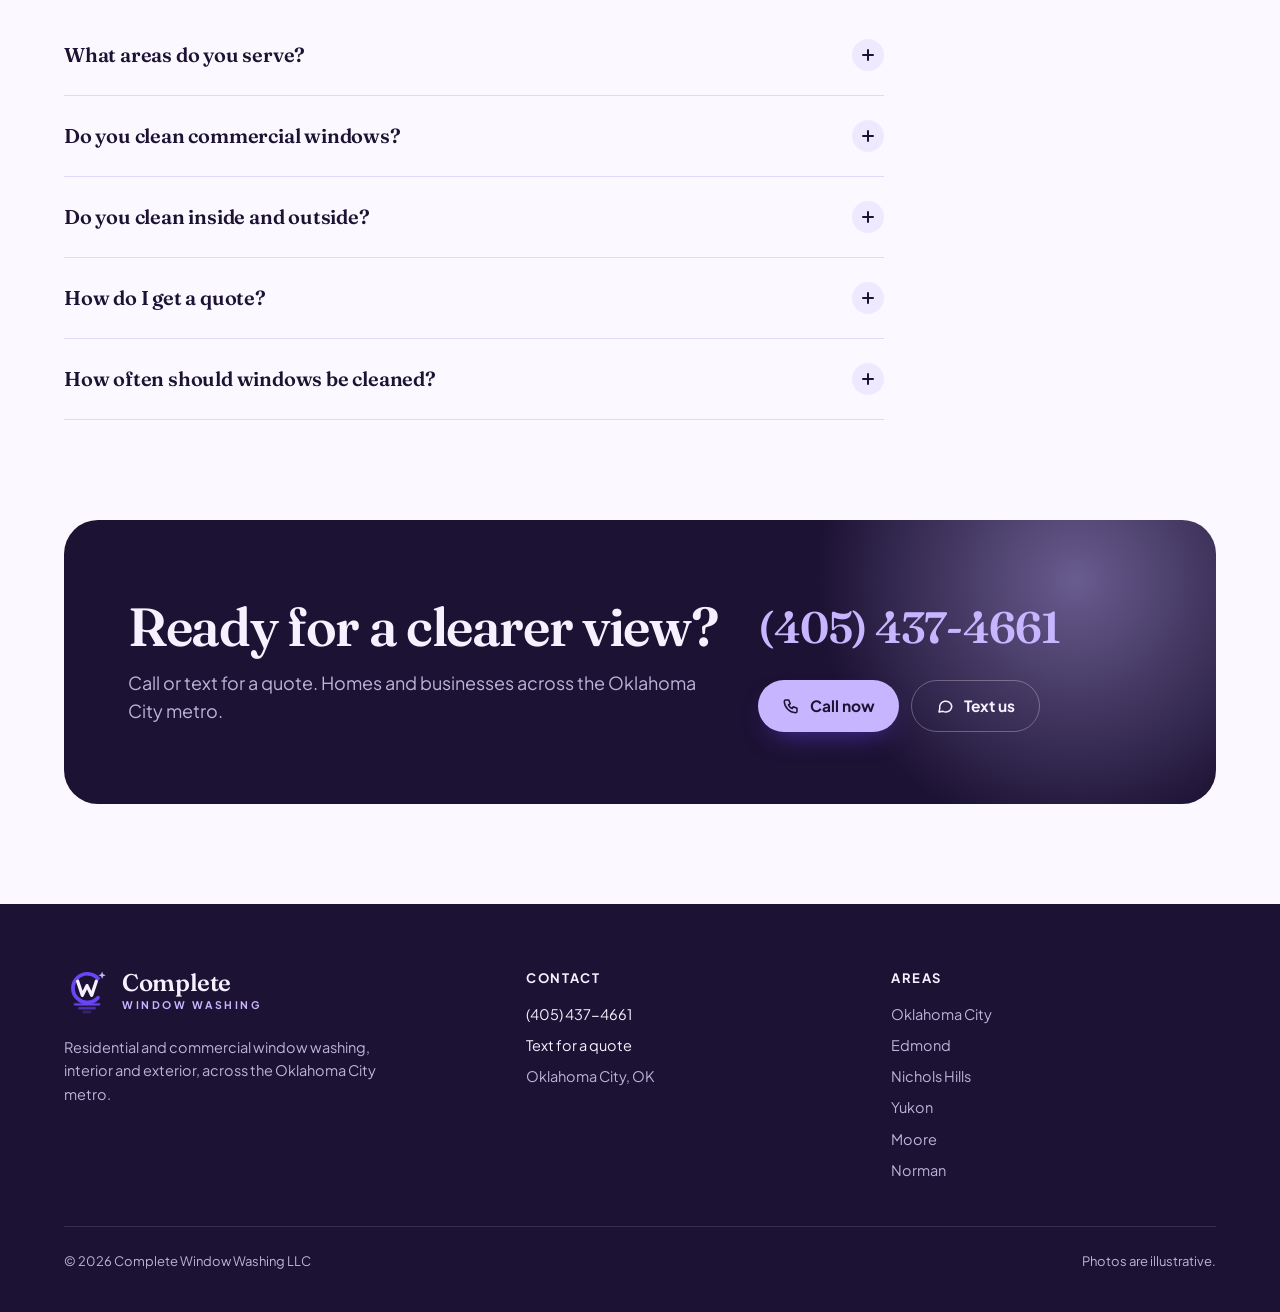
<file: twilight.html>
<!doctype html>
<html lang="en">
<head>
<meta charset="utf-8">
<meta name="viewport" content="width=device-width, initial-scale=1, viewport-fit=cover">
<meta name="robots" content="noindex, nofollow">
<meta name="theme-color" content="#1c1233">
<title>Complete Window Washing | Window Cleaning in Oklahoma City</title>
<meta name="description" content="Residential and commercial window washing, inside and out, across the Oklahoma City metro. Call or text (405) 437-4661.">
<link rel="preconnect" href="https://fonts.googleapis.com"><link rel="preconnect" href="https://fonts.gstatic.com" crossorigin>
<link rel="stylesheet" href="https://fonts.googleapis.com/css2?family=Fraunces:ital,opsz,wght@0,9..144,500;0,9..144,600;1,9..144,500&family=Plus+Jakarta+Sans:wght@400;500;600;700;800&display=swap">
<link rel="icon" href="favicon.svg" type="image/svg+xml"><link rel="apple-touch-icon" href="brand/apple-touch-icon.png">
<link rel="stylesheet" href="styles.css">
<link rel="preload" as="image" href="assets/hero-purple-900.webp" fetchpriority="high">
<script>document.documentElement.classList.add('js')</script>
<script src="site.js" defer></script>
<script type="application/ld+json">{"@context": "https://schema.org", "@type": "HomeAndConstructionBusiness", "name": "Complete Window Washing", "description": "Residential and commercial window cleaning in the Oklahoma City metro: interior and exterior window washing.", "telephone": "+1-405-437-4661", "address": {"@type": "PostalAddress", "addressLocality": "Oklahoma City", "addressRegion": "OK", "addressCountry": "US"}, "areaServed": [{"@type": "City", "name": "Oklahoma City"}, {"@type": "City", "name": "Edmond"}, {"@type": "City", "name": "Nichols Hills"}, {"@type": "City", "name": "Yukon"}, {"@type": "City", "name": "Moore"}, {"@type": "City", "name": "Norman"}], "knowsAbout": ["Window cleaning", "Residential window washing", "Commercial window washing"]}</script>
<script type="application/ld+json">{"@context": "https://schema.org", "@type": "FAQPage", "mainEntity": [{"@type": "Question", "name": "What areas do you serve?", "acceptedAnswer": {"@type": "Answer", "text": "The greater Oklahoma City metro, including Edmond, Nichols Hills, Yukon, Moore and Norman. If you're nearby and don't see your town, call or text and ask."}}, {"@type": "Question", "name": "Do you clean commercial windows?", "acceptedAnswer": {"@type": "Answer", "text": "Yes. Complete Window Washing works with homes and businesses, including storefronts and offices."}}, {"@type": "Question", "name": "Do you clean inside and outside?", "acceptedAnswer": {"@type": "Answer", "text": "Yes. Interior and exterior window washing are both available, so the glass is clear from both sides."}}, {"@type": "Question", "name": "How do I get a quote?", "acceptedAnswer": {"@type": "Answer", "text": "Call or text (405) 437-4661. A photo or two of your windows helps us give you an accurate quote."}}, {"@type": "Question", "name": "How often should windows be cleaned?", "acceptedAnswer": {"@type": "Answer", "text": "Many homeowners book a cleaning once or twice a year, often in spring and fall. Storefront glass usually looks best on a more frequent schedule."}}]}</script>
</head>
<body class="p-twilight">
<a class="skip" href="#main">Skip to content</a>
<div class="preview-bar"><span><strong>Design preview</strong> · Option 3 of 3: Twilight (purple)</span><span><a href="index.html">← All options</a> · <a href="sunline.html">Sunline</a> · <a href="evergreen.html">Evergreen</a></span></div>
<header class="top"><div class="wrap">
<a class="brand" href="#top" aria-label="Complete Window Washing home"><svg class="mark mark-monogram" viewBox="0 0 64 64" aria-hidden="true" focusable="false">
<path class="arc" pathLength="100" d="M47.3 14.6A20 20 0 1 0 47.3 41.4" fill="none" style="stroke:var(--l-main)" stroke-width="5.2" stroke-linecap="round"/>
<path class="wline" pathLength="100" d="M19 18.5l6.5 19.5L32 24.5 38.5 38 45 18.5" fill="none" style="stroke:var(--l-ink)" stroke-width="4.6" stroke-linecap="round" stroke-linejoin="round"/>
<path class="ref r1" d="M15 50.5h34" style="stroke:var(--l-main)" stroke-width="3.2" stroke-linecap="round"/>
<path class="ref r2" d="M21 56h22" style="stroke:var(--l-main)" stroke-opacity=".7" stroke-width="3" stroke-linecap="round"/>
<path class="ref r3" d="M27 61h10" style="stroke:var(--l-main)" stroke-opacity=".45" stroke-width="2.8" stroke-linecap="round"/>
<path class="spark" d="M53 5l1.4 3.8 3.8 1.4-3.8 1.4L53 15.4l-1.4-3.8-3.8-1.4 3.8-1.4Z" style="fill:var(--l-hi)"/>
</svg><span class="wm"><span class="wm-1">Complete</span><span class="wm-2">Window Washing</span></span></a>
<nav class="main-nav" aria-label="Main"><a href="#services">Services</a><a href="#areas">Areas</a><a href="#how">How it works</a><a href="#faq">FAQ</a></nav>
<a class="btn btn-primary btn-sm" href="tel:+14054374661"><svg viewBox="0 0 24 24" fill="none" stroke="currentColor" stroke-width="2" stroke-linecap="round" stroke-linejoin="round" aria-hidden="true"><path d="M5 4h4l2 5-2.5 1.5a11 11 0 0 0 5 5L15 13l5 2v4a2 2 0 0 1-2 2A16 16 0 0 1 3 6a2 2 0 0 1 2-2"/></svg>(405) 437-4661</a>
</div></header>
<main id="main">
<section class="hero" id="top"><div class="wrap">
<div class="hero-copy">
<span class="eyebrow reveal"><svg viewBox="0 0 24 24" fill="none" stroke="currentColor" stroke-width="2" stroke-linecap="round" stroke-linejoin="round" aria-hidden="true"><path d="M19 10c0 5-7 11-7 11S5 15 5 10a7 7 0 1 1 14 0Z"/><circle cx="12" cy="10" r="2.5"/></svg><span><span class="long">Oklahoma City</span><span class="short">OKC</span> · Residential &amp; commercial</span></span>
<h1 class="reveal d1">Crystal clear, <em>day or night.</em></h1>
<p class="lede reveal d2">Professional window washing, inside and out, for homes and businesses across the Oklahoma City metro.</p>
<div class="cta-row reveal d2"><a class="btn btn-primary" href="tel:+14054374661"><svg viewBox="0 0 24 24" fill="none" stroke="currentColor" stroke-width="2" stroke-linecap="round" stroke-linejoin="round" aria-hidden="true"><path d="M5 4h4l2 5-2.5 1.5a11 11 0 0 0 5 5L15 13l5 2v4a2 2 0 0 1-2 2A16 16 0 0 1 3 6a2 2 0 0 1 2-2"/></svg>Call (405) 437-4661</a><a class="btn btn-ghost" href="sms:+14054374661"><svg viewBox="0 0 24 24" fill="none" stroke="currentColor" stroke-width="2" stroke-linecap="round" stroke-linejoin="round" aria-hidden="true"><path d="M21 12a8 8 0 0 1-11.6 7.1L4 20l1-4.6A8 8 0 1 1 21 12Z"/></svg>Text for a quote</a></div>
<ul class="ticks reveal d2"><li><svg viewBox="0 0 24 24" fill="none" stroke="currentColor" stroke-width="2.2" stroke-linecap="round" stroke-linejoin="round" aria-hidden="true"><circle cx="12" cy="12" r="9.5" opacity=".25"/><path d="m8 12.5 2.6 2.6L16.5 9"/></svg>Interior &amp; exterior</li><li><svg viewBox="0 0 24 24" fill="none" stroke="currentColor" stroke-width="2.2" stroke-linecap="round" stroke-linejoin="round" aria-hidden="true"><circle cx="12" cy="12" r="9.5" opacity=".25"/><path d="m8 12.5 2.6 2.6L16.5 9"/></svg>Homes &amp; storefronts</li><li><svg viewBox="0 0 24 24" fill="none" stroke="currentColor" stroke-width="2.2" stroke-linecap="round" stroke-linejoin="round" aria-hidden="true"><circle cx="12" cy="12" r="9.5" opacity=".25"/><path d="m8 12.5 2.6 2.6L16.5 9"/></svg>OKC metro</li></ul>
</div>
<figure class="hero-media reveal">
<img src="assets/hero-purple-900.webp" srcset="assets/hero-purple-900.webp 900w, assets/hero-purple-1600.webp 1600w" sizes="(max-width: 980px) 100vw, 560px" width="1600" height="1195" alt="Modern home at twilight with clean, glowing floor-to-ceiling windows" fetchpriority="high">
<div class="float-card"><span class="fc-icon"><svg viewBox="0 0 24 24" fill="currentColor" aria-hidden="true"><path d="M12 2.5l2.2 6.3 6.3 2.2-6.3 2.2L12 19.5l-2.2-6.3L3.5 11l6.3-2.2Z"/></svg></span><div><strong>Streak-free, inside and out</strong><span>Homes &amp; businesses</span></div></div>
<figcaption>Illustrative photo</figcaption>
</figure>
</div></section>

<section class="section" id="services"><div class="wrap">
<div class="section-head reveal"><p class="kicker">Services</p><h2>Window washing, done completely.</h2><p>One call covers the whole job, whether it's your home or your storefront.</p></div>
<div class="cards">
<article class="card reveal"><div class="ic"><svg viewBox="0 0 24 24" fill="none" stroke="currentColor" stroke-width="1.8" stroke-linecap="round" stroke-linejoin="round" aria-hidden="true"><path d="M3 11 12 4l9 7"/><path d="M5 10v10h14V10"/><path d="M10 20v-5h4v5"/><path d="M14.5 11.5h3v3h-3z"/></svg></div><h3>Residential</h3><p>Every pane, inside and out, so the whole house feels brighter and the view comes back.</p></article>
<article class="card reveal d1"><div class="ic"><svg viewBox="0 0 24 24" fill="none" stroke="currentColor" stroke-width="1.8" stroke-linecap="round" stroke-linejoin="round" aria-hidden="true"><path d="M4 9h16l-1.5-5h-13Z"/><path d="M5 9v11h14V9"/><path d="M8 20v-6h8v6"/><path d="M4 9a2.7 2.7 0 0 0 5.3 0 2.7 2.7 0 0 0 5.4 0A2.7 2.7 0 0 0 20 9"/></svg></div><h3>Commercial &amp; storefronts</h3><p>Clean glass is the first thing customers notice. Keep your storefront, lobby or office looking sharp.</p></article>
<article class="card reveal d2"><div class="ic"><svg viewBox="0 0 24 24" fill="none" stroke="currentColor" stroke-width="1.8" stroke-linecap="round" stroke-linejoin="round" aria-hidden="true"><rect x="4" y="3" width="16" height="18" rx="2"/><path d="M12 3v18M4 12h16"/><path d="m7 8 2-2M15 17l2-2" opacity=".6"/></svg></div><h3>Interior &amp; exterior</h3><p>Both sides of the glass, so it's clear from wherever you're standing.</p></article>
</div>
</div></section>

<section class="section" style="padding-top:0"><div class="wrap split">
<div class="split-media reveal"><img src="assets/detail-purple-1000.webp" width="1000" height="753" loading="lazy" alt="Close-up of a clean swipe through soapy window glass at dusk"></div>
<div class="reveal d1"><p class="kicker">The difference</p><h2>You notice glass when it's dirty.</h2><p class="body">When it's clean, you notice everything else: the light, the view, the room. That's the whole point.</p>
<ul class="checks"><li><svg viewBox="0 0 24 24" fill="none" stroke="currentColor" stroke-width="2.2" stroke-linecap="round" stroke-linejoin="round" aria-hidden="true"><circle cx="12" cy="12" r="9.5" opacity=".25"/><path d="m8 12.5 2.6 2.6L16.5 9"/></svg>A straightforward quote by phone or text</li><li><svg viewBox="0 0 24 24" fill="none" stroke="currentColor" stroke-width="2.2" stroke-linecap="round" stroke-linejoin="round" aria-hidden="true"><circle cx="12" cy="12" r="9.5" opacity=".25"/><path d="m8 12.5 2.6 2.6L16.5 9"/></svg>Interior and exterior glass</li><li><svg viewBox="0 0 24 24" fill="none" stroke="currentColor" stroke-width="2.2" stroke-linecap="round" stroke-linejoin="round" aria-hidden="true"><circle cx="12" cy="12" r="9.5" opacity=".25"/><path d="m8 12.5 2.6 2.6L16.5 9"/></svg>Residential and commercial</li></ul></div>
</div></section>

<section class="section areas" id="areas"><div class="wrap">
<div class="reveal"><p class="kicker">Service area</p><h2>Serving the greater Oklahoma City metro.</h2></div>
<div class="pills reveal d1"><span class="pill"><svg viewBox="0 0 24 24" fill="none" stroke="currentColor" stroke-width="2" stroke-linecap="round" stroke-linejoin="round" aria-hidden="true"><path d="M19 10c0 5-7 11-7 11S5 15 5 10a7 7 0 1 1 14 0Z"/><circle cx="12" cy="10" r="2.5"/></svg>Oklahoma City</span><span class="pill"><svg viewBox="0 0 24 24" fill="none" stroke="currentColor" stroke-width="2" stroke-linecap="round" stroke-linejoin="round" aria-hidden="true"><path d="M19 10c0 5-7 11-7 11S5 15 5 10a7 7 0 1 1 14 0Z"/><circle cx="12" cy="10" r="2.5"/></svg>Edmond</span><span class="pill"><svg viewBox="0 0 24 24" fill="none" stroke="currentColor" stroke-width="2" stroke-linecap="round" stroke-linejoin="round" aria-hidden="true"><path d="M19 10c0 5-7 11-7 11S5 15 5 10a7 7 0 1 1 14 0Z"/><circle cx="12" cy="10" r="2.5"/></svg>Nichols Hills</span><span class="pill"><svg viewBox="0 0 24 24" fill="none" stroke="currentColor" stroke-width="2" stroke-linecap="round" stroke-linejoin="round" aria-hidden="true"><path d="M19 10c0 5-7 11-7 11S5 15 5 10a7 7 0 1 1 14 0Z"/><circle cx="12" cy="10" r="2.5"/></svg>Yukon</span><span class="pill"><svg viewBox="0 0 24 24" fill="none" stroke="currentColor" stroke-width="2" stroke-linecap="round" stroke-linejoin="round" aria-hidden="true"><path d="M19 10c0 5-7 11-7 11S5 15 5 10a7 7 0 1 1 14 0Z"/><circle cx="12" cy="10" r="2.5"/></svg>Moore</span><span class="pill"><svg viewBox="0 0 24 24" fill="none" stroke="currentColor" stroke-width="2" stroke-linecap="round" stroke-linejoin="round" aria-hidden="true"><path d="M19 10c0 5-7 11-7 11S5 15 5 10a7 7 0 1 1 14 0Z"/><circle cx="12" cy="10" r="2.5"/></svg>Norman</span><span class="pill more">Nearby? Just ask</span></div>
</div></section>

<section class="section" id="how"><div class="wrap">
<div class="section-head reveal"><p class="kicker">How it works</p><h2>Three steps to a clearer view.</h2></div>
<div class="steps">
<div class="step reveal"><span class="n">1</span><h3>Call or text</h3><p>Tell us about your windows. A photo or two helps.</p></div>
<div class="step reveal d1"><span class="n">2</span><h3>Get your quote</h3><p>We confirm the scope and a time that works for you.</p></div>
<div class="step reveal d2"><span class="n">3</span><h3>Enjoy the view</h3><p>Sparkling glass, inside and out.</p></div>
</div>
</div></section>

<section class="section" id="faq" style="padding-top:0"><div class="wrap">
<div class="section-head reveal"><p class="kicker">FAQ</p><h2>Questions, answered.</h2></div>
<div class="faq reveal"><details><summary>What areas do you serve?<span class="pm" aria-hidden="true"></span></summary><p>The greater Oklahoma City metro, including Edmond, Nichols Hills, Yukon, Moore and Norman. If you&#x27;re nearby and don&#x27;t see your town, call or text and ask.</p></details><details><summary>Do you clean commercial windows?<span class="pm" aria-hidden="true"></span></summary><p>Yes. Complete Window Washing works with homes and businesses, including storefronts and offices.</p></details><details><summary>Do you clean inside and outside?<span class="pm" aria-hidden="true"></span></summary><p>Yes. Interior and exterior window washing are both available, so the glass is clear from both sides.</p></details><details><summary>How do I get a quote?<span class="pm" aria-hidden="true"></span></summary><p>Call or text (405) 437-4661. A photo or two of your windows helps us give you an accurate quote.</p></details><details><summary>How often should windows be cleaned?<span class="pm" aria-hidden="true"></span></summary><p>Many homeowners book a cleaning once or twice a year, often in spring and fall. Storefront glass usually looks best on a more frequent schedule.</p></details></div>
</div></section>

<section class="wrap"><div class="cta-band reveal">
<div><h2>Ready for a clearer view?</h2><p>Call or text for a quote. Homes and businesses across the Oklahoma City metro.</p></div>
<div><a class="phone" href="tel:+14054374661">(405) 437-4661</a><div class="cta-actions"><a class="btn btn-primary" href="tel:+14054374661"><svg viewBox="0 0 24 24" fill="none" stroke="currentColor" stroke-width="2" stroke-linecap="round" stroke-linejoin="round" aria-hidden="true"><path d="M5 4h4l2 5-2.5 1.5a11 11 0 0 0 5 5L15 13l5 2v4a2 2 0 0 1-2 2A16 16 0 0 1 3 6a2 2 0 0 1 2-2"/></svg>Call now</a><a class="btn btn-ghost" href="sms:+14054374661"><svg viewBox="0 0 24 24" fill="none" stroke="currentColor" stroke-width="2" stroke-linecap="round" stroke-linejoin="round" aria-hidden="true"><path d="M21 12a8 8 0 0 1-11.6 7.1L4 20l1-4.6A8 8 0 1 1 21 12Z"/></svg>Text us</a></div></div>
</div></section>
</main>

<footer class="foot"><div class="wrap">
<div class="grid">
<div class="on-dark"><a class="brand" href="#top" aria-label="Complete Window Washing home"><svg class="mark mark-monogram" viewBox="0 0 64 64" aria-hidden="true" focusable="false">
<path class="arc" pathLength="100" d="M47.3 14.6A20 20 0 1 0 47.3 41.4" fill="none" style="stroke:var(--l-main)" stroke-width="5.2" stroke-linecap="round"/>
<path class="wline" pathLength="100" d="M19 18.5l6.5 19.5L32 24.5 38.5 38 45 18.5" fill="none" style="stroke:var(--l-ink)" stroke-width="4.6" stroke-linecap="round" stroke-linejoin="round"/>
<path class="ref r1" d="M15 50.5h34" style="stroke:var(--l-main)" stroke-width="3.2" stroke-linecap="round"/>
<path class="ref r2" d="M21 56h22" style="stroke:var(--l-main)" stroke-opacity=".7" stroke-width="3" stroke-linecap="round"/>
<path class="ref r3" d="M27 61h10" style="stroke:var(--l-main)" stroke-opacity=".45" stroke-width="2.8" stroke-linecap="round"/>
<path class="spark" d="M53 5l1.4 3.8 3.8 1.4-3.8 1.4L53 15.4l-1.4-3.8-3.8-1.4 3.8-1.4Z" style="fill:var(--l-hi)"/>
</svg><span class="wm"><span class="wm-1">Complete</span><span class="wm-2">Window Washing</span></span></a><p>Residential and commercial window washing, interior and exterior, across the Oklahoma City metro.</p></div>
<div><h4>Contact</h4><ul><li><a href="tel:+14054374661">(405) 437-4661</a></li><li><a href="sms:+14054374661">Text for a quote</a></li><li>Oklahoma City, OK</li></ul></div>
<div><h4>Areas</h4><ul><li>Oklahoma City</li><li>Edmond</li><li>Nichols Hills</li><li>Yukon</li><li>Moore</li><li>Norman</li></ul></div>
</div>
<div class="fine"><span>© <span data-year>2026</span> Complete Window Washing LLC</span><span>Photos are illustrative.</span></div>
</div></footer>
<div class="callbar"><a class="btn btn-primary" href="tel:+14054374661"><svg viewBox="0 0 24 24" fill="none" stroke="currentColor" stroke-width="2" stroke-linecap="round" stroke-linejoin="round" aria-hidden="true"><path d="M5 4h4l2 5-2.5 1.5a11 11 0 0 0 5 5L15 13l5 2v4a2 2 0 0 1-2 2A16 16 0 0 1 3 6a2 2 0 0 1 2-2"/></svg>Call</a><a class="btn btn-ghost" href="sms:+14054374661"><svg viewBox="0 0 24 24" fill="none" stroke="currentColor" stroke-width="2" stroke-linecap="round" stroke-linejoin="round" aria-hidden="true"><path d="M21 12a8 8 0 0 1-11.6 7.1L4 20l1-4.6A8 8 0 1 1 21 12Z"/></svg>Text</a></div>
</body>
</html>
</file>
<file: styles.css>
/* Complete Window Washing: one layout, three palettes. Palette = a class on <body>. */
.p-sunline{--ink:#16171b;--ink-2:#24262d;--accent:#ffc629;--accent-strong:#f2b400;--on-accent:#16171b;--pop:#ffc629;--soft:#fff4cc;--surface:#fffcf4;--card:#fff;--line:#eee2bf;--muted:#5d594a;--on-dark:#fff8e2;--on-dark-muted:#cbc3a8;--eyebrow:#6b5200;--wm2:#8a6a00;
  --f-display:'Sora',system-ui,sans-serif;--f-body:'Manrope',system-ui,sans-serif;--h-weight:800;--h-track:-.035em;
  --l-ink:#16171b;--l-main:#ffc629;--l-hi:#ffc629;--l-soft:#fffaf0;--l-spark:#fff}
.p-evergreen{--ink:#0f2e24;--ink-2:#173d30;--accent:#177a47;--accent-strong:#0f6439;--on-accent:#fff;--pop:#b8f15a;--soft:#e4f4e9;--surface:#f6fbf7;--card:#fff;--line:#d0e4d6;--muted:#4b5f55;--on-dark:#f0faf2;--on-dark-muted:#b3cbbd;--eyebrow:#145f39;--wm2:#177a47;
  --f-display:'Outfit',system-ui,sans-serif;--f-body:'Inter',system-ui,sans-serif;--h-weight:700;--h-track:-.03em;
  --l-ink:#0f2e24;--l-main:#2fbf71;--l-hi:#b8f15a;--l-soft:#dcf3e3;--l-spark:#fff}
.p-twilight{--ink:#1c1233;--ink-2:#2a1d4a;--accent:#6a45f5;--accent-strong:#5432db;--on-accent:#fff;--pop:#c7b6ff;--soft:#efe9ff;--surface:#fbf9ff;--card:#fff;--line:#e1d8fa;--muted:#5d5574;--on-dark:#f5f1ff;--on-dark-muted:#bdb3d9;--eyebrow:#5432db;--wm2:#6a45f5;
  --f-display:'Fraunces',Georgia,serif;--f-body:'Plus Jakarta Sans',system-ui,sans-serif;--h-weight:600;--h-track:-.025em;
  --l-ink:#1c1233;--l-main:#6a45f5;--l-hi:#c7b6ff;--l-soft:#e6ddff;--l-spark:#fff}
.p-evergreen .mark-monogram{--l-main:#1f9d5c;--l-hi:#2fbf71}
.p-evergreen .on-dark .mark-monogram{--l-main:#2fbf71;--l-hi:#b8f15a}
.on-dark{--l-ink:var(--on-dark);--l-soft:rgba(255,255,255,.14);--wm2:var(--pop)}
.p-evergreen .on-dark .mark-swipe rect:first-child,.p-sunline .on-dark .mark-swipe rect:first-child,.p-twilight .on-dark .mark-swipe rect:first-child{fill:rgba(255,255,255,.1)}

*{box-sizing:border-box}
html{scroll-behavior:smooth;scroll-padding-top:90px}
body{margin:0;font-family:var(--f-body);color:var(--ink);background:var(--surface);line-height:1.6;font-size:16px;-webkit-font-smoothing:antialiased;text-rendering:optimizeLegibility}
img{max-width:100%;display:block}
a{color:inherit}
:focus-visible{outline:3px solid var(--accent);outline-offset:3px;border-radius:6px}
h1,h2,h3,p{margin:0}
.wrap{max-width:1200px;margin:0 auto;padding:0 24px}
.skip{position:absolute;left:-999px;top:8px;background:var(--ink);color:var(--on-dark);padding:10px 14px;border-radius:8px;z-index:50}
.skip:focus{left:12px}

/* preview bar (remove at launch) */
.preview-bar{background:var(--ink);color:var(--on-dark-muted);font-size:13px;display:flex;justify-content:center;flex-wrap:wrap;gap:6px 16px;padding:8px 16px;text-align:center}
.preview-bar strong{color:var(--on-dark);font-weight:600}
.preview-bar a{color:var(--pop);font-weight:700;text-decoration:none}

/* header */
.top{position:sticky;top:0;z-index:30;background:color-mix(in srgb,var(--surface) 85%,transparent);-webkit-backdrop-filter:saturate(1.4) blur(14px);backdrop-filter:saturate(1.4) blur(14px);border-bottom:1px solid transparent;transition:border-color .25s,box-shadow .25s}
.top.scrolled{border-color:var(--line);box-shadow:0 10px 30px -24px rgba(0,0,0,.4)}
.top .wrap{display:flex;align-items:center;justify-content:space-between;gap:20px;height:78px}
.brand{display:inline-flex;align-items:center;gap:12px;text-decoration:none;color:var(--l-ink)}
.brand .mark{width:46px;height:46px;flex:none}
.wm{display:flex;flex-direction:column;line-height:1;white-space:nowrap}
.wm-1{font-family:var(--f-display);font-weight:var(--h-weight);font-size:22px;letter-spacing:-.01em}
.wm-2{font-family:var(--f-body);font-size:10.5px;font-weight:700;letter-spacing:.24em;text-transform:uppercase;margin-top:5px;color:var(--wm2)}
.p-sunline .wm-1{text-transform:uppercase;letter-spacing:.06em;font-size:20px}
.p-twilight .wm-1{font-size:24px;font-weight:600;letter-spacing:-.015em}
.main-nav{display:flex;gap:28px;font-size:15px;font-weight:600}
.main-nav a{text-decoration:none;color:var(--muted);transition:color .2s}
.main-nav a:hover{color:var(--ink)}

/* buttons */
.btn{display:inline-flex;align-items:center;justify-content:center;gap:10px;min-height:52px;padding:0 24px;border-radius:999px;font-weight:700;font-size:15.5px;text-decoration:none;white-space:nowrap;transition:transform .2s ease,box-shadow .2s ease,background-color .2s ease,border-color .2s}
.btn svg{width:18px;height:18px;flex:none}
.btn-primary{background:var(--accent);color:var(--on-accent);box-shadow:0 12px 28px -14px color-mix(in srgb,var(--accent) 80%,#000)}
.btn-primary:hover{background:var(--accent-strong);transform:translateY(-2px);box-shadow:0 18px 34px -16px color-mix(in srgb,var(--accent) 80%,#000)}
.btn-ghost{background:var(--card);border:1.5px solid var(--line);color:var(--ink)}
.btn-ghost:hover{border-color:var(--ink);transform:translateY(-2px)}
.btn-sm{min-height:44px;padding:0 18px;font-size:14.5px}

/* hero */
.hero{position:relative;overflow:hidden;padding:48px 0 84px;isolation:isolate}
.hero::before{content:"";position:absolute;z-index:-1;right:-15%;top:-25%;width:75%;height:130%;background:radial-gradient(closest-side,var(--soft),transparent 75%)}
.hero .wrap{display:grid;grid-template-columns:1.02fr 1fr;gap:60px;align-items:center}
.eyebrow{display:inline-flex;align-items:center;gap:8px;font-size:12.5px;font-weight:700;letter-spacing:.09em;text-transform:uppercase;color:var(--eyebrow);background:var(--soft);padding:8px 14px;border-radius:999px}
.eyebrow svg{width:15px;height:15px}
.eyebrow .short{display:none}
h1{font-family:var(--f-display);font-weight:var(--h-weight);font-size:clamp(46px,6.2vw,80px);line-height:1;letter-spacing:var(--h-track);margin:22px 0 22px}
h1 em{font-style:normal}
.p-sunline h1 em{background:linear-gradient(transparent 60%,var(--accent) 60%,var(--accent) 92%,transparent 92%);padding:0 .06em}
.p-evergreen h1 em{color:var(--accent)}
.p-twilight h1 em{font-style:italic;color:var(--accent);font-weight:500}
.lede{font-size:19px;line-height:1.6;color:var(--muted);max-width:520px}
.cta-row{display:flex;flex-wrap:wrap;gap:12px;margin-top:32px}
.ticks{display:flex;flex-wrap:wrap;gap:10px 24px;margin:30px 0 0;padding:0;list-style:none;font-size:14.5px;font-weight:600;color:var(--ink)}
.ticks li{display:flex;align-items:center;gap:8px}
.ticks svg{width:20px;height:20px;flex:none;color:var(--accent)}
.p-sunline .ticks svg{color:var(--accent-strong)}
.hero-media{position:relative;margin:0;border-radius:30px;overflow:hidden;aspect-ratio:1/1.02;box-shadow:0 50px 90px -50px rgba(10,10,20,.55),0 0 0 1px rgba(0,0,0,.04)}
.hero-media img{width:100%;height:100%;object-fit:cover}
.hero-media::after{content:"";position:absolute;inset:0;background:linear-gradient(110deg,transparent 35%,rgba(255,255,255,.38) 50%,transparent 65%);transform:translateX(-120%);animation:cw-shine 1.8s .5s cubic-bezier(.4,0,.2,1) forwards;pointer-events:none}
@keyframes cw-shine{to{transform:translateX(120%)}}
.float-card{position:absolute;left:18px;bottom:18px;right:auto;display:flex;align-items:center;gap:12px;padding:12px 16px 12px 12px;border-radius:18px;background:rgba(255,255,255,.8);-webkit-backdrop-filter:blur(14px);backdrop-filter:blur(14px);box-shadow:0 18px 40px -20px rgba(0,0,0,.45);color:#15161a;animation:cw-float-in .8s 1s cubic-bezier(.2,.8,.2,1) both}
.float-card .fc-icon{width:40px;height:40px;border-radius:12px;display:grid;place-items:center;background:var(--accent);color:var(--on-accent)}
.float-card .fc-icon svg{width:22px;height:22px}
.float-card strong{display:block;font-size:14.5px;line-height:1.2}
.float-card span{font-size:12.5px;color:#55565c}
@keyframes cw-float-in{from{opacity:0;transform:translateY(14px)}to{opacity:1;transform:none}}
.hero-media figcaption{position:absolute;right:14px;top:12px;font-size:11px;color:rgba(255,255,255,.85);text-shadow:0 1px 6px rgba(0,0,0,.5)}

/* sections */
.section{padding:100px 0}
.kicker{font-size:12.5px;font-weight:800;letter-spacing:.12em;text-transform:uppercase;color:var(--eyebrow);margin-bottom:14px}
h2{font-family:var(--f-display);font-weight:var(--h-weight);font-size:clamp(34px,4.2vw,54px);line-height:1.06;letter-spacing:var(--h-track)}
.section-head{max-width:660px;margin-bottom:48px}
.section-head p:not(.kicker){color:var(--muted);font-size:18px;margin-top:16px}
.cards{display:grid;grid-template-columns:repeat(3,1fr);gap:22px}
.card{background:var(--card);border:1px solid var(--line);border-radius:26px;padding:32px 30px 34px;transition:transform .3s cubic-bezier(.2,.8,.2,1),box-shadow .3s,border-color .3s}
.card:hover{transform:translateY(-6px);box-shadow:0 30px 60px -38px rgba(0,0,0,.35);border-color:color-mix(in srgb,var(--accent) 45%,var(--line))}
.card .ic{width:56px;height:56px;border-radius:18px;display:grid;place-items:center;background:var(--soft);color:var(--ink);margin-bottom:24px}
.card .ic svg{width:28px;height:28px}
.card h3{font-family:var(--f-display);font-weight:var(--h-weight);font-size:24px;letter-spacing:-.015em;line-height:1.2;margin-bottom:10px}
.card p{color:var(--muted)}

.split{display:grid;grid-template-columns:1fr 1fr;gap:64px;align-items:center}
.split-media{border-radius:30px;overflow:hidden;aspect-ratio:4/3.3;box-shadow:0 40px 80px -50px rgba(0,0,0,.5)}
.split-media img{width:100%;height:100%;object-fit:cover;transition:transform 1.2s cubic-bezier(.2,.8,.2,1)}
.split-media:hover img{transform:scale(1.04)}
.split p.body{color:var(--muted);font-size:18px;margin-top:18px}
.checks{list-style:none;padding:0;margin:28px 0 0;display:grid;gap:14px}
.checks li{display:flex;gap:12px;align-items:flex-start;font-weight:600}
.checks svg{width:24px;height:24px;flex:none;color:var(--accent);margin-top:1px}
.p-sunline .checks svg{color:var(--accent-strong)}

.areas{background:var(--soft)}
.areas .wrap{display:grid;grid-template-columns:.9fr 1.1fr;gap:56px;align-items:center}
.pills{display:flex;flex-wrap:wrap;gap:12px}
.pill{display:inline-flex;align-items:center;gap:8px;padding:12px 18px;border-radius:999px;background:var(--card);border:1px solid var(--line);font-weight:700;font-size:15.5px;transition:transform .2s,box-shadow .2s}
.pill:hover{transform:translateY(-2px);box-shadow:0 12px 24px -16px rgba(0,0,0,.35)}
.pill svg{width:16px;height:16px;color:var(--accent)}
.p-sunline .pill svg{color:var(--accent-strong)}
.pill.more{background:transparent;border-style:dashed;color:var(--muted)}

.steps{display:grid;grid-template-columns:repeat(3,1fr);gap:22px;counter-reset:step}
.step{position:relative;padding:30px 28px;border-radius:26px;background:var(--card);border:1px solid var(--line)}
.step .n{font-family:var(--f-display);font-weight:var(--h-weight);font-size:15px;width:44px;height:44px;border-radius:50%;display:grid;place-items:center;background:var(--ink);color:var(--on-dark);margin-bottom:22px}
.step h3{font-family:var(--f-display);font-weight:var(--h-weight);font-size:22px;margin-bottom:8px}
.step p{color:var(--muted)}

.faq{max-width:820px}
.faq details{border-bottom:1px solid var(--line)}
.faq summary{list-style:none;cursor:pointer;display:flex;justify-content:space-between;align-items:center;gap:20px;padding:24px 0;font-family:var(--f-display);font-weight:var(--h-weight);font-size:20px;letter-spacing:-.01em}
.faq summary::-webkit-details-marker{display:none}
.faq summary .pm{position:relative;width:32px;height:32px;border-radius:50%;background:var(--soft);flex:none;transition:background .2s,transform .3s}
.faq summary .pm::before,.faq summary .pm::after{content:"";position:absolute;left:50%;top:50%;width:12px;height:2px;background:var(--ink);transform:translate(-50%,-50%);border-radius:2px;transition:transform .3s}
.faq summary .pm::after{transform:translate(-50%,-50%) rotate(90deg)}
.faq details[open] .pm{background:var(--accent)}
.faq details[open] .pm::after{transform:translate(-50%,-50%) rotate(0)}
.p-evergreen .faq details[open] .pm::before,.p-evergreen .faq details[open] .pm::after,.p-twilight .faq details[open] .pm::before,.p-twilight .faq details[open] .pm::after{background:#fff}
.faq details p{color:var(--muted);padding:0 52px 24px 0;font-size:17px}

.cta-band{position:relative;overflow:hidden;border-radius:34px;background:var(--ink);color:var(--on-dark);padding:72px 64px;display:grid;grid-template-columns:1.2fr .8fr;gap:40px;align-items:center;isolation:isolate}
.cta-band::before{content:"";position:absolute;z-index:-1;width:520px;height:520px;right:-120px;top:-200px;border-radius:50%;background:radial-gradient(closest-side,color-mix(in srgb,var(--pop) 45%,transparent),transparent);animation:cw-drift 12s ease-in-out infinite alternate}
@keyframes cw-drift{to{transform:translate(-60px,60px) scale(1.1)}}
.cta-band h2{color:var(--on-dark)}
.cta-band p{color:var(--on-dark-muted);font-size:18px;margin-top:14px}
.cta-band .phone{display:block;font-family:var(--f-display);font-weight:var(--h-weight);font-size:clamp(30px,3.6vw,44px);letter-spacing:-.02em;color:var(--pop);text-decoration:none;margin-bottom:18px;white-space:nowrap}
.cta-band .btn-ghost{background:transparent;color:var(--on-dark);border-color:rgba(255,255,255,.28)}
.cta-band .btn-ghost:hover{border-color:var(--on-dark)}
.p-evergreen .cta-band .btn-primary,.p-twilight .cta-band .btn-primary{background:var(--pop);color:var(--ink)}
.cta-actions{display:flex;flex-wrap:wrap;gap:12px}

.foot{background:var(--ink);color:var(--on-dark-muted);margin-top:100px;padding:64px 0 40px;font-size:14.5px}
.foot .grid{display:grid;grid-template-columns:1.3fr 1fr 1fr;gap:40px}
.foot .brand{color:var(--on-dark)}
.foot h4{margin:0 0 14px;color:var(--on-dark);font-size:13px;letter-spacing:.12em;text-transform:uppercase}
.foot a{color:var(--on-dark);text-decoration:none}
.foot a:hover{color:var(--pop)}
.foot p{margin-top:16px;max-width:340px}
.foot ul{list-style:none;margin:0;padding:0;display:grid;gap:8px}
.foot .fine{border-top:1px solid rgba(255,255,255,.12);margin-top:44px;padding-top:24px;display:flex;justify-content:space-between;flex-wrap:wrap;gap:12px;font-size:13px}

/* phone call bar: hidden until the hero buttons scroll away (always shown without JS) */
.callbar{display:none}

/* scroll reveal (only when JS is running) */
.js .reveal{opacity:0;transform:translateY(22px);transition:opacity .8s cubic-bezier(.2,.8,.2,1),transform .8s cubic-bezier(.2,.8,.2,1)}
.js .reveal.in{opacity:1;transform:none}
.js .reveal.d1{transition-delay:.08s}.js .reveal.d2{transition-delay:.16s}

@media (max-width:980px){
  .main-nav{display:none}
  .hero{padding:28px 0 64px}
  .hero .wrap,.split,.areas .wrap,.cta-band{grid-template-columns:1fr}
  .hero .wrap{gap:40px}
  .hero-media{aspect-ratio:4/3.2}
  .cards,.steps{grid-template-columns:1fr}
  .section{padding:72px 0}
  .split{gap:36px}
  .cta-band{padding:52px 32px}
  .foot .grid{grid-template-columns:1fr 1fr}
  .foot .grid>div:first-child{grid-column:1/-1}
}
@media (max-width:640px){
  .wrap{padding:0 18px}
  .top .wrap{height:68px}
  .brand .mark{width:40px;height:40px}
  .wm-1{font-size:19px}.p-sunline .wm-1{font-size:17px}.p-twilight .wm-1{font-size:21px}
  .wm-2{font-size:9.5px;letter-spacing:.2em}
  .top .btn-sm{display:none}
  .lede{font-size:17.5px}
  .eyebrow .long{display:none}.eyebrow .short{display:inline}
  .cta-row .btn{flex:1 1 100%}
  .float-card{left:12px;bottom:12px}
  .faq summary{font-size:18px}
  .faq details p{padding-right:0}
  .cta-band{border-radius:26px;padding:44px 24px}
  .foot .grid{grid-template-columns:1fr}
  .callbar{display:grid;grid-template-columns:1fr 1fr;gap:10px;position:fixed;left:0;right:0;bottom:0;z-index:40;padding:10px 12px calc(10px + env(safe-area-inset-bottom));background:color-mix(in srgb,var(--surface) 90%,transparent);-webkit-backdrop-filter:blur(14px);backdrop-filter:blur(14px);border-top:1px solid var(--line)}
  .callbar .btn{min-height:50px;padding:0 12px}
  body{padding-bottom:76px}
  .js .callbar{transform:translateY(115%);transition:transform .35s cubic-bezier(.2,.8,.2,1)}
  .js.show-callbar .callbar{transform:none}
}
@media (prefers-reduced-motion:reduce){
  html{scroll-behavior:auto}
  *,*::before,*::after{animation:none!important;transition:none!important}
  .hero-media::after{display:none}
  .js .reveal{opacity:1;transform:none}
}

/* logo marks */
.mark-sun .sun{animation:cw-rise 1.2s cubic-bezier(.2,.8,.2,1) both}
.mark-sun .gleam{animation:cw-gleam 6s ease-in-out 1.1s infinite}
.mark-swipe .swipe{stroke-dasharray:100;stroke-dashoffset:100;animation:cw-draw 1.1s .15s cubic-bezier(.65,.05,.25,1) forwards}
.mark-swipe .drop{opacity:0;animation:cw-pop .5s 1.1s ease-out forwards}
.mark-swipe .d2{animation-delay:1.25s}
.mark-monogram .arc{stroke-dasharray:100;stroke-dashoffset:100;animation:cw-draw 1s .1s cubic-bezier(.65,.05,.25,1) forwards}
.mark-monogram .wline{stroke-dasharray:100;stroke-dashoffset:100;animation:cw-draw .9s .55s cubic-bezier(.65,.05,.25,1) forwards}
.mark-monogram .ref{transform-box:fill-box;transform-origin:center;transform:scaleX(0);animation:cw-grow .6s cubic-bezier(.2,.8,.2,1) forwards}
.mark-monogram .r1{animation-delay:1.1s}.mark-monogram .r2{animation-delay:1.22s}.mark-monogram .r3{animation-delay:1.34s}
.spark{transform-box:fill-box;transform-origin:center;animation:cw-twinkle 3.6s ease-in-out 1.4s infinite}
@keyframes cw-rise{from{transform:translateY(24px)}to{transform:none}}
@keyframes cw-gleam{0%{transform:translateX(-34px)}22%,100%{transform:translateX(84px)}}
@keyframes cw-draw{to{stroke-dashoffset:0}}
@keyframes cw-pop{from{opacity:0;transform:translateY(-3px)}to{opacity:1;transform:none}}
@keyframes cw-grow{to{transform:scaleX(1)}}
@keyframes cw-twinkle{0%,100%{transform:scale(.85) rotate(0)}45%{transform:scale(1.2) rotate(45deg)}60%{transform:scale(.95) rotate(45deg)}}
@media (prefers-reduced-motion:reduce){.mark *{animation:none!important;stroke-dashoffset:0!important;opacity:1!important;transform:none!important}}
</file>
